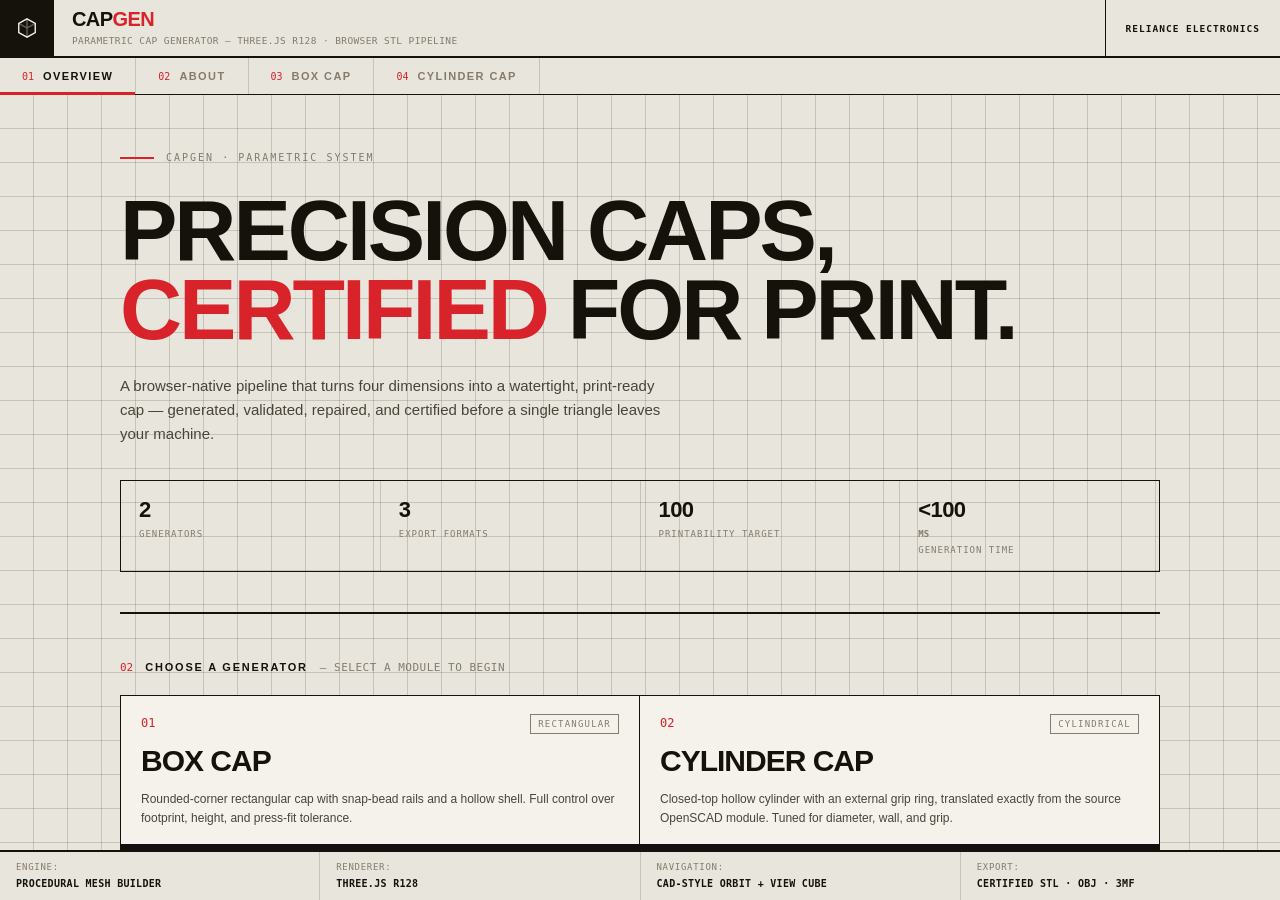
<file: index.html>
<!DOCTYPE html>
<html lang="en">
<head>
<meta charset="UTF-8" />
<meta name="viewport" content="width=device-width, initial-scale=1.0" />
<title>CapGen – Parametric STL Generator</title>
<meta name="description" content="Browser-based parametric cap generator with live 3D preview and STL export." />
<script src="./assets/vendor/three.r128.min.js"></script>
<style>
/* ============================================================
   CapGen — "Grid & Grotesk"  ·  Swiss precision design system
   Presentation layer only. Every JS-referenced id/class preserved.
   ============================================================ */
*,*::before,*::after{box-sizing:border-box;margin:0;padding:0;}
:root{
  --paper:#E8E5DC;      /* app canvas (bone) */
  --paper-2:#F4F2EB;    /* raised card */
  --paper-3:#DED9CD;    /* inset / hover */
  --ink:#15120C;        /* near-black */
  --ink-2:#4A4438;      /* secondary ink */
  --muted:#847B6C;      /* tertiary / labels */
  --line:#15120C;       /* strong 1px rule */
  --line-soft:rgba(21,18,12,.16);
  --red:#D8232A;        /* Swiss red */
  --red-2:#AE1720;      /* red hover/ink */
  --green:#1C7A44;
  --amber:#9A6B00;
  --graphite:#121110;   /* 3D viewport */
  --on-solid:#F4F2EB;   /* text on ink/red */
  --sidebar-w:344px;
  --sans:"Helvetica Neue",Helvetica,"Inter","Arial Nova",Arial,system-ui,sans-serif;
  --mono:"SF Mono","JetBrains Mono",ui-monospace,Menlo,Consolas,monospace;
}
html,body{height:100%;overflow:hidden;}
body{font-family:var(--sans);background:var(--paper);color:var(--ink);
  font-size:13px;line-height:1.4;display:flex;flex-direction:column;-webkit-font-smoothing:antialiased;
  text-rendering:optimizeLegibility;}
::selection{background:var(--red);color:var(--on-solid);}
*::-webkit-scrollbar{width:10px;height:10px;}
*::-webkit-scrollbar-thumb{background:var(--paper-3);border:3px solid var(--paper);}
*:hover::-webkit-scrollbar-thumb{background:var(--muted);}

/* ── header ── */
header{display:flex;align-items:stretch;gap:0;flex-shrink:0;background:var(--paper);
  border-bottom:2px solid var(--ink);}
.logo{display:grid;place-items:center;width:54px;flex-shrink:0;background:var(--ink);
  border-right:1px solid var(--ink);}
.logo svg{width:22px;height:22px;color:var(--on-solid);}
.header-text{display:flex;flex-direction:column;justify-content:center;padding:9px 18px;flex:1;}
.header-text h1{font-size:20px;font-weight:800;letter-spacing:-.6px;line-height:1;text-transform:uppercase;}
.header-text h1 span{color:var(--red);}
.header-text p{font-family:var(--mono);font-size:9.5px;color:var(--muted);margin-top:5px;
  letter-spacing:.4px;text-transform:uppercase;}
.badge{align-self:stretch;display:flex;align-items:center;padding:0 20px;margin-left:auto;
  border-left:1px solid var(--ink);background:var(--paper);color:var(--ink);
  font-family:var(--mono);font-size:9.5px;font-weight:600;letter-spacing:1px;text-transform:uppercase;
  max-width:220px;text-align:right;}

/* ── tabs (numbered nav) ── */
.tab-bar{display:flex;flex-shrink:0;background:var(--paper);border-bottom:1px solid var(--ink);counter-reset:tab;}
.tab-btn{position:relative;display:flex;align-items:center;gap:9px;padding:12px 22px;
  font-family:var(--sans);font-size:11px;font-weight:700;letter-spacing:1.4px;text-transform:uppercase;
  color:var(--muted);background:none;border:none;border-right:1px solid var(--line-soft);cursor:pointer;
  transition:color .16s,background .16s;}
.tab-btn::before{counter-increment:tab;content:counter(tab,decimal-leading-zero);
  font-family:var(--mono);font-size:10px;font-weight:400;color:var(--red);letter-spacing:0;}
.tab-btn svg{display:none;}
.tab-btn:hover{color:var(--ink);background:var(--paper-2);}
.tab-btn.active{color:var(--ink);}
.tab-btn.active::after{content:"";position:absolute;left:0;right:0;bottom:-1px;height:3px;background:var(--red);}

/* ── panels ── */
.tab-panel{display:none;flex:1;min-height:0;overflow:hidden;}
.tab-panel.active{display:flex;flex-direction:column;}
main{flex:1;display:flex;overflow:hidden;min-height:0;}

/* ── sidebar ── */
.sidebar{width:var(--sidebar-w);flex-shrink:0;background:var(--paper);border-right:1px solid var(--ink);
  display:flex;flex-direction:column;gap:26px;padding:22px 20px 30px;overflow-y:auto;counter-reset:sec;}
section{display:flex;flex-direction:column;gap:12px;}
.stitle{display:flex;align-items:baseline;gap:9px;font-size:10px;font-weight:700;letter-spacing:1.6px;
  text-transform:uppercase;color:var(--ink);padding-bottom:8px;border-bottom:1px solid var(--ink);}
.stitle::before{counter-increment:sec;content:counter(sec,decimal-leading-zero);
  font-family:var(--mono);font-size:10px;font-weight:400;color:var(--red);letter-spacing:0;}
.frow{display:flex;gap:14px;}
.field{display:flex;flex-direction:column;gap:6px;flex:1;min-width:0;}
label{font-size:9.5px;font-weight:700;color:var(--muted);display:flex;align-items:center;gap:6px;
  letter-spacing:1.1px;text-transform:uppercase;}
.lk{display:inline-grid;place-items:center;min-width:15px;height:15px;padding:0 3px;background:var(--ink);
  color:var(--on-solid);font-family:var(--mono);font-size:9px;font-weight:600;}
.iw{display:flex;align-items:stretch;background:var(--paper-2);border:1px solid var(--ink);
  transition:box-shadow .14s,border-color .14s;}
.iw:focus-within{border-color:var(--red);box-shadow:inset 0 0 0 1px var(--red);}
.iw input{flex:1;min-width:0;background:none;border:none;outline:none;color:var(--ink);
  font-family:var(--sans);font-size:16px;font-weight:600;padding:8px 10px;font-variant-numeric:tabular-nums;letter-spacing:-.2px;}
.iw input::placeholder{color:var(--muted);font-weight:500;}
.iu{display:flex;align-items:center;padding:0 10px;color:var(--muted);font-family:var(--mono);
  font-size:9.5px;text-transform:uppercase;letter-spacing:.5px;border-left:1px solid var(--line-soft);background:var(--paper-3);}

/* ── info / derived ── */
.infobox,.dbox{display:flex;flex-direction:column;}
.prow,.drow{display:flex;justify-content:space-between;align-items:baseline;gap:10px;padding:7px 0;border-bottom:1px solid var(--line-soft);}
.prow:last-child,.drow:last-child{border-bottom:none;}
.pk{color:var(--muted);font-size:10px;text-transform:uppercase;letter-spacing:.7px;}
.pv{color:var(--ink);font-size:12px;font-weight:600;font-variant-numeric:tabular-nums;}
.dk{color:var(--muted);font-family:var(--mono);font-size:10px;letter-spacing:.2px;}
.dv{color:var(--ink);font-size:15px;font-weight:700;font-variant-numeric:tabular-nums;letter-spacing:-.3px;min-width:34px;text-align:right;}

/* ── validation card ── */
.validation-card{border:1px solid var(--ink);background:var(--paper-2);padding:15px 15px 14px;
  display:flex;flex-direction:column;gap:11px;}
.validation-head{display:flex;justify-content:space-between;align-items:flex-start;gap:12px;
  padding-bottom:11px;border-bottom:1px solid var(--line-soft);}
.validation-label{font-size:9px;text-transform:uppercase;letter-spacing:1.3px;color:var(--muted);font-weight:700;}
.validation-state{font-size:13px;font-weight:700;margin-top:5px;letter-spacing:-.1px;}
.validation-state.pending{color:var(--muted);}
.validation-state.success{color:var(--green);}
.validation-state.error{color:var(--red);}
.validation-score{text-align:right;flex-shrink:0;}
.validation-score-value{display:block;font-size:34px;font-weight:800;line-height:.85;color:var(--ink);
  font-variant-numeric:tabular-nums;letter-spacing:-1.5px;}
.validation-score-copy{display:block;font-size:8px;color:var(--muted);text-transform:uppercase;letter-spacing:1px;margin-top:5px;}
.validation-summary{font-size:11px;color:var(--ink-2);line-height:1.55;}
.validation-meta{display:flex;align-items:center;justify-content:space-between;gap:10px;flex-wrap:wrap;}
.cert-badge{font-family:var(--mono);font-size:9px;padding:4px 8px;font-weight:600;letter-spacing:.8px;text-transform:uppercase;}
.cert-badge.pending{background:var(--paper-3);color:var(--muted);border:1px solid var(--muted);}
.cert-badge.success{background:var(--green);color:var(--on-solid);}
.cert-badge.error{background:var(--red);color:var(--on-solid);}

/* ── buttons ── */
.btn{position:relative;display:flex;align-items:center;justify-content:center;gap:9px;padding:12px 15px;overflow:hidden;
  font-family:var(--sans);font-size:11px;font-weight:700;letter-spacing:1.2px;text-transform:uppercase;cursor:pointer;
  color:var(--ink);background:var(--paper-2);border:1px solid var(--ink);transition:background .14s,color .14s,transform .1s;}
.btn svg{flex-shrink:0;width:13px;height:13px;}
.btn:hover:not(:disabled){background:var(--ink);color:var(--on-solid);}
.btn:active:not(:disabled){transform:translateY(1px);}
.btn:disabled{opacity:.4;cursor:not-allowed;}
#pBtn,#cyl-pBtn{background:var(--ink);color:var(--on-solid);}
#pBtn:hover:not(:disabled),#cyl-pBtn:hover:not(:disabled){background:var(--red);border-color:var(--red);}
.btn.gold{background:var(--red);color:var(--on-solid);border-color:var(--red);}
.btn.gold:hover:not(:disabled){background:var(--red-2);border-color:var(--red-2);color:var(--on-solid);}
.btn.certified{box-shadow:inset 0 3px 0 var(--green);}
.btn-progress{position:absolute;left:0;top:0;bottom:0;width:calc(var(--charge,0)*100%);background:rgba(21,18,12,.12);pointer-events:none;transition:width .04s linear;}
.btn.armed .btn-progress{background:rgba(21,18,12,.22);}
#pBtn .btn-progress,#cyl-pBtn .btn-progress,.btn.gold .btn-progress{background:rgba(244,242,235,.2);}
#pBtn.armed .btn-progress,#cyl-pBtn.armed .btn-progress,.btn.gold.armed .btn-progress{background:rgba(244,242,235,.32);}
.ghost-btn{background:none;border:none;color:var(--red);font-family:var(--sans);font-size:10px;font-weight:700;
  letter-spacing:.6px;text-transform:uppercase;cursor:pointer;padding:3px 0;text-decoration:underline;text-underline-offset:3px;text-decoration-thickness:1px;}
.ghost-btn:hover:not(:disabled){color:var(--ink);}
.ghost-btn:disabled{color:var(--muted);cursor:not-allowed;text-decoration:none;}
.export-stack{gap:9px!important;}
#status,#cyl-status{font-family:var(--mono);font-size:10px;min-height:15px;text-align:center;padding:2px 0;color:var(--ink-2);letter-spacing:.3px;}
#status.loading,#cyl-status.loading{color:var(--ink);}
#status.success,#cyl-status.success{color:var(--green);}
#status.error,#cyl-status.error{color:var(--red);}

/* ── viewport ── */
.rpane{flex:1;position:relative;display:flex;flex-direction:column;overflow:hidden;background:var(--graphite);}
.rtbar{display:flex;align-items:center;gap:11px;padding:9px 15px;background:var(--paper);border-bottom:1px solid var(--ink);
  font-family:var(--mono);font-size:10px;color:var(--ink-2);text-transform:uppercase;letter-spacing:.8px;flex-shrink:0;z-index:2;}
.dot{width:8px;height:8px;background:var(--muted);flex-shrink:0;transition:background .3s;}
.dot.on{background:var(--green);}
#tbdim,#cyl-tbdim{margin-left:auto;color:var(--muted);font-size:9.5px;letter-spacing:.4px;text-transform:none;}
canvas{flex:1;display:block;width:100%;background:var(--graphite);}

/* ── ViewCube overlay ── */
.viewport-tools{position:absolute;top:52px;right:16px;z-index:5;pointer-events:none;}
.vc-widget{position:relative;width:104px;height:104px;pointer-events:none;}
.vc-canvas{width:104px;height:104px;display:block;cursor:grab;pointer-events:auto;touch-action:none;}
.vc-home{position:absolute;top:1px;left:3px;width:18px;height:18px;padding:0;display:flex;align-items:center;justify-content:center;background:none;border:none;color:#8f8f8f;cursor:pointer;pointer-events:auto;transition:color .12s;}
.vc-home:hover{color:#3f74d6;}
.vc-menu{position:absolute;bottom:3px;right:3px;width:16px;height:16px;padding:0;display:flex;align-items:center;justify-content:center;background:none;border:none;color:#8f8f8f;cursor:pointer;pointer-events:auto;transition:color .12s;}
.vc-menu:hover{color:#3f74d6;}

/* ── hint + footer ── */
.hint{display:flex;gap:12px;flex-wrap:wrap;align-items:center;padding:8px 15px;background:var(--paper);
  border-top:1px solid var(--ink);font-family:var(--mono);font-size:9.5px;color:var(--muted);flex-shrink:0;letter-spacing:.3px;}
.hint span:first-child{color:var(--red);font-weight:700;text-transform:uppercase;letter-spacing:1px;}
footer{display:flex;gap:0;flex-wrap:wrap;background:var(--paper);border-top:2px solid var(--ink);flex-shrink:0;}
footer div{flex:1;min-width:140px;padding:9px 16px;border-right:1px solid var(--line-soft);
  font-family:var(--mono);font-size:9px;color:var(--muted);text-transform:uppercase;letter-spacing:.7px;}
footer div:last-child{border-right:none;}
footer span{display:block;margin-top:3px;color:var(--ink);font-weight:600;font-size:10px;letter-spacing:.3px;}

/* ── report dialog ── */
.report-dialog{background:var(--paper-2);border:2px solid var(--ink);color:var(--ink);padding:0;max-width:580px;width:92vw;box-shadow:12px 12px 0 rgba(21,18,12,.14);}
.report-dialog::backdrop{background:rgba(21,18,12,.5);}
.report-shell{padding:22px 24px;display:flex;flex-direction:column;gap:16px;}
.report-head{display:flex;justify-content:space-between;align-items:flex-start;gap:14px;padding-bottom:14px;border-bottom:1px solid var(--ink);}
.report-kicker{font-family:var(--mono);font-size:9px;text-transform:uppercase;letter-spacing:1.4px;color:var(--red);font-weight:600;}
.report-head h2{font-size:19px;margin-top:6px;font-weight:800;letter-spacing:-.5px;text-transform:uppercase;line-height:1.05;}
.report-summary{font-size:12px;color:var(--ink-2);line-height:1.6;}
.report-list{display:flex;flex-direction:column;max-height:250px;overflow-y:auto;border:1px solid var(--line-soft);}
.report-item{display:flex;gap:10px;align-items:flex-start;font-size:11.5px;color:var(--ink-2);padding:9px 12px;border-bottom:1px solid var(--line-soft);}
.report-item:last-child{border-bottom:none;}
.report-item-mark{flex-shrink:0;font-family:var(--mono);font-weight:600;color:var(--red);font-size:11px;}
.report-grid{display:grid;grid-template-columns:1fr 1fr;gap:1px;background:var(--line-soft);border:1px solid var(--line-soft);}
.report-stat{background:var(--paper-2);padding:11px 13px;}
.report-stat-label{font-size:9px;text-transform:uppercase;letter-spacing:1px;color:var(--muted);font-weight:600;}
.report-stat-value{font-size:20px;font-weight:800;color:var(--ink);margin-top:4px;font-variant-numeric:tabular-nums;letter-spacing:-.6px;}

/* ── intro / landing ── */
.intro{flex:1;overflow-y:auto;background:var(--paper);
  background-image:linear-gradient(var(--line-soft) 1px,transparent 1px),linear-gradient(90deg,var(--line-soft) 1px,transparent 1px);
  background-size:34px 34px;background-position:-1px -1px;}
.intro-inner{max-width:1120px;margin:0 auto;padding:0 40px 60px;}
.intro-hero{padding:56px 0 40px;border-bottom:2px solid var(--ink);}
.intro-eyebrow{display:flex;align-items:center;gap:12px;font-family:var(--mono);font-size:10px;letter-spacing:2px;
  text-transform:uppercase;color:var(--muted);margin-bottom:26px;}
.intro-eyebrow::before{content:"";width:34px;height:2px;background:var(--red);}
.intro-hero h2{font-size:clamp(40px,7vw,86px);font-weight:800;line-height:.92;letter-spacing:-3px;text-transform:uppercase;}
.intro-hero h2 em{font-style:normal;color:var(--red);}
.intro-lead{max-width:560px;margin-top:24px;font-size:15px;line-height:1.6;color:var(--ink-2);}
.intro-metrics{display:flex;flex-wrap:wrap;gap:0;margin-top:34px;border:1px solid var(--ink);}
.intro-metric{flex:1;min-width:150px;padding:14px 18px;border-right:1px solid var(--line-soft);}
.intro-metric:last-child{border-right:none;}
.intro-metric b{display:block;font-size:22px;font-weight:800;letter-spacing:-.6px;font-variant-numeric:tabular-nums;}
.intro-metric span{display:block;margin-top:3px;font-family:var(--mono);font-size:9px;text-transform:uppercase;letter-spacing:1px;color:var(--muted);}

.intro-sectionhead{display:flex;align-items:baseline;gap:12px;margin:46px 0 20px;
  font-size:11px;font-weight:700;letter-spacing:1.8px;text-transform:uppercase;}
.intro-sectionhead::before{content:"02";font-family:var(--mono);font-weight:400;color:var(--red);letter-spacing:0;}
.intro-sectionhead span{color:var(--muted);font-weight:400;font-family:var(--mono);letter-spacing:.5px;}

.intro-cards{display:grid;grid-template-columns:repeat(auto-fit,minmax(300px,1fr));gap:0;border:1px solid var(--ink);}
.intro-card{display:flex;flex-direction:column;background:var(--paper-2);border-right:1px solid var(--ink);cursor:pointer;
  transition:background .16s;}
.intro-card:last-child{border-right:none;}
.intro-card:hover{background:var(--paper);}
.intro-card-top{display:flex;align-items:baseline;justify-content:space-between;gap:10px;padding:18px 20px 0;}
.intro-card-no{font-family:var(--mono);font-size:12px;color:var(--red);}
.intro-card-tag{font-family:var(--mono);font-size:9px;letter-spacing:1.2px;text-transform:uppercase;color:var(--muted);
  border:1px solid var(--muted);padding:3px 7px;}
.intro-card h3{padding:6px 20px 0;font-size:30px;font-weight:800;letter-spacing:-1px;text-transform:uppercase;}
.intro-card-desc{padding:8px 20px 0;font-size:12px;line-height:1.55;color:var(--ink-2);}
.intro-schematic{margin:16px 0 4px;padding:14px 20px;border-top:1px solid var(--line-soft);border-bottom:1px solid var(--line-soft);
  display:flex;align-items:center;justify-content:center;background:var(--graphite);min-height:150px;}
.intro-schematic svg{width:100%;max-width:210px;height:auto;}
.intro-params{display:grid;grid-template-columns:1fr 1fr;gap:1px;background:var(--line-soft);margin:0;}
.intro-param{background:var(--paper-2);padding:9px 20px;display:flex;justify-content:space-between;align-items:baseline;gap:8px;}
.intro-param b{font-family:var(--mono);font-size:9px;color:var(--red);letter-spacing:.5px;}
.intro-param span{font-size:10px;text-transform:uppercase;letter-spacing:.6px;color:var(--muted);}
.intro-open{margin-top:auto;display:flex;align-items:center;justify-content:space-between;gap:10px;padding:15px 20px;
  background:var(--ink);color:var(--on-solid);font-size:11px;font-weight:700;letter-spacing:1.4px;text-transform:uppercase;transition:background .16s;}
.intro-card:hover .intro-open{background:var(--red);}
.intro-open .ar{font-size:16px;line-height:1;}

.intro-features{display:grid;grid-template-columns:repeat(auto-fit,minmax(210px,1fr));gap:0;border:1px solid var(--ink);border-top:none;}
.intro-feature{padding:16px 20px;border-right:1px solid var(--line-soft);}
.intro-feature:last-child{border-right:none;}
.intro-feature b{display:flex;align-items:baseline;gap:8px;font-size:12px;font-weight:700;letter-spacing:.6px;text-transform:uppercase;}
.intro-feature b::before{content:attr(data-no);font-family:var(--mono);font-weight:400;color:var(--red);font-size:10px;}
.intro-feature p{margin-top:7px;font-size:11px;line-height:1.55;color:var(--ink-2);}
.intro-colophon{display:flex;flex-wrap:wrap;gap:16px;justify-content:space-between;margin-top:34px;padding-top:16px;
  border-top:1px solid var(--ink);font-family:var(--mono);font-size:9px;letter-spacing:.6px;text-transform:uppercase;color:var(--muted);}

/* ── about / application notes ── */
.about-hero{padding:52px 0 34px;border-bottom:2px solid var(--ink);}
.about-hero h2{font-size:clamp(34px,6vw,66px);font-weight:800;line-height:.94;letter-spacing:-2px;text-transform:uppercase;}
.about-hero h2 em{font-style:normal;color:var(--red);}
.about-grid{display:grid;grid-template-columns:repeat(auto-fit,minmax(300px,1fr));border:1px solid var(--ink);border-top:none;background:var(--paper-2);}
.about-block{padding:22px 22px 26px;border-right:1px solid rgba(21,18,12,.3);}
.about-block:last-child{border-right:none;}
.about-no{font-family:var(--mono);font-size:10px;color:var(--red);letter-spacing:.5px;text-transform:uppercase;}
.about-block h3{font-size:20px;font-weight:800;letter-spacing:-.6px;text-transform:uppercase;margin:8px 0 11px;}
.about-block p{font-size:12.5px;line-height:1.7;color:var(--ink-2);}
.about-head{display:flex;align-items:baseline;gap:12px;margin:46px 0 0;padding-bottom:13px;border-bottom:2px solid var(--ink);
  font-size:13px;font-weight:700;letter-spacing:1.4px;text-transform:uppercase;}
.about-head b{font-family:var(--mono);font-weight:400;color:var(--red);font-size:12px;}
.about-head span{color:var(--muted);font-weight:400;letter-spacing:.4px;}
.about-cases{display:grid;grid-template-columns:repeat(auto-fit,minmax(230px,1fr));border-left:1px solid var(--ink);border-top:none;}
.about-case{padding:16px 18px 18px;border-right:1px solid var(--ink);border-bottom:1px solid var(--ink);background:var(--paper-2);}
.about-case h4{font-size:12px;font-weight:800;text-transform:uppercase;letter-spacing:.5px;display:flex;gap:8px;align-items:baseline;}
.about-case h4::before{content:attr(data-k);font-family:var(--mono);font-weight:400;color:var(--red);font-size:10px;}
.about-case p{margin-top:7px;font-size:11.5px;line-height:1.6;color:var(--ink-2);}
.about-cost{border:1px solid var(--ink);border-top:none;background:var(--paper-2);}
.about-cost-row{display:flex;gap:18px;align-items:baseline;padding:14px 20px;border-bottom:1px solid rgba(21,18,12,.34);}
.about-cost-row:last-child{border-bottom:none;}
.about-cost-row b{flex-shrink:0;width:150px;font-size:12px;font-weight:800;text-transform:uppercase;letter-spacing:.5px;color:var(--ink);border-left:2px solid var(--red);padding-left:12px;}
.about-cost-row span{font-size:12px;line-height:1.6;color:var(--ink-2);}
.about-cta{display:flex;flex-wrap:wrap;gap:14px;margin-top:30px;}
.about-cta button{flex:1;min-width:220px;display:flex;align-items:center;justify-content:space-between;gap:12px;
  padding:16px 20px;background:var(--ink);color:var(--on-solid);border:1px solid var(--ink);cursor:pointer;
  font-family:var(--sans);font-size:12px;font-weight:700;letter-spacing:1.2px;text-transform:uppercase;transition:background .16s;}
.about-cta button:hover{background:var(--red);border-color:var(--red);}
.about-cta button .ar{font-size:17px;line-height:1;}

</style>
</head>
<body>

<header>
  <div class="logo" aria-hidden="true">
    <svg viewBox="0 0 24 24" fill="none" stroke="currentColor" stroke-width="1.5">
      <path d="M12 2l9 5v10l-9 5-9-5V7l9-5z"/>
      <path d="M12 2v20M3 7l9 5 9-5" opacity=".35"/>
    </svg>
  </div>
  <div class="header-text">
    <h1>Cap<span>Gen</span></h1>
    <p>Parametric Cap Generator — Three.js r128 · Browser STL Pipeline</p>
  </div>
  <div class="badge">Reliance Electronics</div>
</header>

<div class="tab-bar">
  <button class="tab-btn active" id="tab-intro" type="button" onclick="switchTab('intro')">Overview</button>
  <button class="tab-btn" id="tab-about" type="button" onclick="switchTab('about')">About</button>
  <button class="tab-btn" id="tab-box" type="button" onclick="switchTab('box')">Box Cap</button>
  <button class="tab-btn" id="tab-cyl" type="button" onclick="switchTab('cyl')">Cylinder Cap</button>
</div>

<!-- ═══════════════ OVERVIEW / LANDING ═══════════════ -->
<div class="tab-panel active" id="panel-intro">
  <div class="intro">
    <div class="intro-inner">
      <div class="intro-hero">
        <div class="intro-eyebrow">CapGen · Parametric System</div>
        <h2>Precision caps,<br><em>certified</em> for print.</h2>
        <p class="intro-lead">A browser-native pipeline that turns four dimensions into a watertight, print-ready cap — generated, validated, repaired, and certified before a single triangle leaves your machine.</p>
        <div class="intro-metrics">
          <div class="intro-metric"><b>2</b><span>Generators</span></div>
          <div class="intro-metric"><b>3</b><span>Export formats</span></div>
          <div class="intro-metric"><b>100</b><span>Printability target</span></div>
          <div class="intro-metric"><b>&lt;100<span style="letter-spacing:0"> ms</span></b><span>Generation time</span></div>
        </div>
      </div>

      <div class="intro-sectionhead">Choose a generator <span>— select a module to begin</span></div>
      <div class="intro-cards">
        <div class="intro-card" role="button" tabindex="0" onclick="switchTab('box')" onkeydown="if(event.key==='Enter'||event.key===' '){event.preventDefault();switchTab('box')}">
          <div class="intro-card-top"><span class="intro-card-no">01</span><span class="intro-card-tag">Rectangular</span></div>
          <h3>Box Cap</h3>
          <p class="intro-card-desc">Rounded-corner rectangular cap with snap-bead rails and a hollow shell. Full control over footprint, height, and press-fit tolerance.</p>
          <div class="intro-schematic" aria-hidden="true">
            <svg viewBox="0 0 220 150" fill="none" stroke="#E8E5DC" stroke-width="1.4">
              <path d="M40 52 L110 26 L196 58 L126 86 Z" stroke="#D8232A"/>
              <path d="M40 52 L40 110 L126 142 L126 86" />
              <path d="M126 86 L196 58 L196 116 L126 142" />
              <path d="M40 110 L110 82 L196 116 M110 82 L110 26" stroke-dasharray="3 4" opacity=".55"/>
              <path d="M24 52 L24 110" stroke="#D8232A" stroke-width="1"/><path d="M20 52 L28 52 M20 110 L28 110" stroke="#D8232A" stroke-width="1"/>
            </svg>
          </div>
          <div class="intro-params">
            <div class="intro-param"><b>W</b><span>Width</span></div>
            <div class="intro-param"><b>L</b><span>Length</span></div>
            <div class="intro-param"><b>H</b><span>Height</span></div>
            <div class="intro-param"><b>T</b><span>Tolerance</span></div>
          </div>
          <div class="intro-open">Open generator <span class="ar">→</span></div>
        </div>

        <div class="intro-card" role="button" tabindex="0" onclick="switchTab('cyl')" onkeydown="if(event.key==='Enter'||event.key===' '){event.preventDefault();switchTab('cyl')}">
          <div class="intro-card-top"><span class="intro-card-no">02</span><span class="intro-card-tag">Cylindrical</span></div>
          <h3>Cylinder Cap</h3>
          <p class="intro-card-desc">Closed-top hollow cylinder with an external grip ring, translated exactly from the source OpenSCAD module. Tuned for diameter, wall, and grip.</p>
          <div class="intro-schematic" aria-hidden="true">
            <svg viewBox="0 0 220 150" fill="none" stroke="#E8E5DC" stroke-width="1.4">
              <ellipse cx="110" cy="34" rx="52" ry="17" stroke="#D8232A"/>
              <path d="M58 34 L58 112 M162 34 L162 112"/>
              <path d="M58 112 A52 17 0 0 0 162 112"/>
              <path d="M58 112 A52 17 0 0 1 162 112" stroke-dasharray="3 4" opacity=".55"/>
              <ellipse cx="110" cy="80" rx="52" ry="17" stroke-dasharray="3 4" opacity=".45"/>
              <path d="M180 34 L180 112" stroke="#D8232A" stroke-width="1"/><path d="M176 34 L184 34 M176 112 L184 112" stroke="#D8232A" stroke-width="1"/>
            </svg>
          </div>
          <div class="intro-params">
            <div class="intro-param"><b>D</b><span>Diameter</span></div>
            <div class="intro-param"><b>H</b><span>Height</span></div>
            <div class="intro-param"><b>W</b><span>Wall</span></div>
            <div class="intro-param"><b>T</b><span>Tolerance</span></div>
          </div>
          <div class="intro-open">Open generator <span class="ar">→</span></div>
        </div>
      </div>

      <div class="intro-features">
        <div class="intro-feature"><b data-no="A">Parametric</b><p>Every cap is rebuilt procedurally from your dimensions — no manual meshing, no imported STLs.</p></div>
        <div class="intro-feature"><b data-no="B">Certified</b><p>Weld, repair, and watertight checks run on-device and score printability before export unlocks.</p></div>
        <div class="intro-feature"><b data-no="C">Navigable</b><p>A Fusion-style ViewCube plus free-orbit, pan, and zoom-to-cursor drive the live preview.</p></div>
        <div class="intro-feature"><b data-no="D">Portable</b><p>Download certified geometry as STL, OBJ, or 3MF — a single static page, no backend.</p></div>
      </div>

      <div class="intro-colophon"><span>CapGen — Reliance Electronics</span><span>Static deploy · Three.js r128</span></div>
    </div>
  </div>
</div>

<!-- ═══════════════ ABOUT / APPLICATION NOTES ═══════════════ -->
<div class="tab-panel" id="panel-about">
  <div class="intro">
    <div class="intro-inner about">
      <div class="about-hero">
        <div class="intro-eyebrow">About · Application Notes</div>
        <h2>From four numbers<br>to a <em>finished</em> cap.</h2>
        <p class="intro-lead">CapGen is a parametric generator for the small protective and connector caps that electronics assembly lines consume by the thousand — produced on demand, in-house, without a single mould.</p>
      </div>

      <div class="about-grid">
        <section class="about-block">
          <p class="about-no">01 — Background</p>
          <h3>The idea</h3>
          <p>CapGen started as an internal tool at Reliance Electronics. Engineers kept needing one-off protective caps — for a connector, an exposed pin header, a trimmer, a port — and kept waiting days on the machine shop or on injection-moulded parts. The shortcut was to describe a cap by its dimensions instead of drawing it, and let the geometry build itself. Two families cover almost every case: a rounded rectangular box cap, and a closed-top cylinder cap with an external grip ring.</p>
        </section>
        <section class="about-block">
          <p class="about-no">02 — Pipeline</p>
          <h3>How it works</h3>
          <p>You enter the outside dimensions and a press-fit tolerance. CapGen builds the mesh procedurally in the browser, then runs a repair-and-validation pass — welding vertices, normalising winding, closing boundary loops — and scores the result for printability. Only a watertight, certified mesh unlocks export. The cylinder cap is a direct translation of a proven OpenSCAD module, so the printed part matches the reference exactly. Everything runs client-side on Three.js — no server, nothing to install.</p>
        </section>
      </div>

      <div class="about-head"><b>03</b> Where it fits <span>— PCB &amp; electronics manufacturing</span></div>
      <div class="about-cases">
        <div class="about-case"><h4 data-k="A">Connector &amp; port caps</h4><p>Seal USB, RJ45, headers, and edge connectors against dust and ESD through storage, transit, and the line.</p></div>
        <div class="about-case"><h4 data-k="B">Component protectors</h4><p>Shield potentiometers, crystals, relays, and tall parts from knocks during handling, test, and rework.</p></div>
        <div class="about-case"><h4 data-k="C">Masking for finishing</h4><p>Plug ports and cover connectors through wave soldering, conformal coating, and aqueous cleaning.</p></div>
        <div class="about-case"><h4 data-k="D">Standoffs &amp; jigs</h4><p>Quick spacers, alignment fixtures, and locators sized to a specific board revision.</p></div>
        <div class="about-case"><h4 data-k="E">Shipping &amp; field caps</h4><p>Protective end-caps for cabled assemblies, enclosures, and serviceable ports in the field.</p></div>
        <div class="about-case"><h4 data-k="F">Prototyping</h4><p>A matching cap the same day a new connector lands on the board — no tooling wait.</p></div>
      </div>

      <div class="about-head"><b>04</b> Why it's cost-effective <span>— on-demand vs. tooling</span></div>
      <div class="about-cost">
        <div class="about-cost-row"><b>No tooling</b><span>Injection moulds run into the thousands and take weeks to cut. A printed cap needs none — the geometry is the tool.</span></div>
        <div class="about-cost-row"><b>No minimum order</b><span>Make one, or a hundred, exactly when you need them. Inventory becomes a file, not a shelf.</span></div>
        <div class="about-cost-row"><b>Parametric</b><span>Any size in seconds, so a board revision or a new connector never orphans a batch of caps.</span></div>
        <div class="about-cost-row"><b>Certified first print</b><span>The watertight check catches un-printable geometry before it wastes filament and machine time.</span></div>
        <div class="about-cost-row"><b>In-house &amp; offline</b><span>A single static page. Parts — and the designs behind them — never leave the building.</span></div>
      </div>

      <div class="about-cta">
        <button type="button" onclick="switchTab('box')">Open Box generator <span class="ar">→</span></button>
        <button type="button" onclick="switchTab('cyl')">Open Cylinder generator <span class="ar">→</span></button>
      </div>

      <div class="intro-colophon"><span>CapGen — Reliance Electronics</span><span>Application notes · Rev. A</span></div>
    </div>
  </div>
</div>

<!-- ═══════════════ BOX CAP TAB ═══════════════ -->
<div class="tab-panel" id="panel-box">
<main>
  <aside class="sidebar">
    <section>
      <p class="stitle">Dimensions</p>
      <div class="frow">
        <div class="field">
          <label for="iW"><span class="lk">W</span>&nbsp;Width</label>
          <div class="iw"><input type="number" id="iW" value="30" min="5" max="500" step="0.5"/><span class="iu">mm</span></div>
        </div>
        <div class="field">
          <label for="iL"><span class="lk">L</span>&nbsp;Length</label>
          <div class="iw"><input type="number" id="iL" value="30" min="5" max="500" step="0.5"/><span class="iu">mm</span></div>
        </div>
      </div>
      <div class="frow">
        <div class="field">
          <label for="iH"><span class="lk">H</span>&nbsp;Height</label>
          <div class="iw"><input type="number" id="iH" value="30" min="3" max="500" step="0.5"/><span class="iu">mm</span></div>
        </div>
        <div class="field">
          <label for="iT"><span class="lk">T</span>&nbsp;Tolerance</label>
          <div class="iw"><input type="number" id="iT" value="0.3" min="0" max="2" step="0.05"/><span class="iu">mm</span></div>
        </div>
      </div>
    </section>
    <section>
      <p class="stitle">Fixed constants</p>
      <div class="infobox">
        <div class="prow"><span class="pk">Wall Thickness</span><span class="pv">1.0 mm</span></div>
        <div class="prow"><span class="pk">Bottom Thickness</span><span class="pv">2.0 mm</span></div>
        <div class="prow"><span class="pk">Sphere Diameter</span><span class="pv">2.032 mm</span></div>
        <div class="prow"><span class="pk">Snap Radius</span><span class="pv">1.016 mm</span></div>
        <div class="prow"><span class="pk">Curve Segments</span><span class="pv">22</span></div>
      </div>
    </section>
    <section>
      <p class="stitle">Derived values</p>
      <div class="dbox">
        <div class="drow"><span class="dk">Inner Width = W + T</span><span class="dv" id="d_iw">-</span></div>
        <div class="drow"><span class="dk">Inner Length = L + T</span><span class="dv" id="d_il">-</span></div>
        <div class="drow"><span class="dk">Outer Width</span><span class="dv" id="d_ow">-</span></div>
        <div class="drow"><span class="dk">Outer Length</span><span class="dv" id="d_ol">-</span></div>
        <div class="drow"><span class="dk">Outer Height</span><span class="dv" id="d_oh">-</span></div>
        <div class="drow"><span class="dk">Snap Center Z</span><span class="dv" id="d_zc">-</span></div>
        <div class="drow"><span class="dk">Rail Length</span><span class="dv" id="d_cl">-</span></div>
      </div>
    </section>
    <section class="export-stack">
      <p class="stitle">Export</p>
      <div class="field">
        <label for="iFilename"><span class="lk">↓</span>&nbsp;File name</label>
        <div class="iw"><input type="text" id="iFilename" value="Box_Cap" placeholder="Box_Cap"/><span class="iu">base</span></div>
      </div>
      <div class="validation-card" id="validationCard">
        <div class="validation-head">
          <div>
            <p class="validation-label">Validation Status</p>
            <p class="validation-state pending" id="validationState">Awaiting preview build</p>
          </div>
          <div class="validation-score">
            <span class="validation-score-value" id="validationScore">--</span>
            <span class="validation-score-copy">Printability Score</span>
          </div>
        </div>
        <p class="validation-summary" id="validationSummary">Load a preview to validate, repair, and certify the generated mesh before export.</p>
        <div class="validation-meta">
          <span class="cert-badge pending" id="certBadge">Certification Pending</span>
          <button class="ghost-btn" id="reportBtn" type="button" disabled>View Validation Details</button>
        </div>
      </div>
      <button class="btn" id="pBtn" type="button">
        <span class="btn-progress" aria-hidden="true"></span>
        <svg id="pIcon" width="14" height="14" fill="none" stroke="currentColor" stroke-width="2" viewBox="0 0 24 24"><path d="M1 12s4-8 11-8 11 8 11 8-4 8-11 8-11-8-11-8z"/><circle cx="12" cy="12" r="3"/></svg>
        <span id="pLbl">Load Preview</span>
      </button>
      <button class="btn gold" id="dBtn" type="button">
        <span class="btn-progress" aria-hidden="true"></span>
        <svg id="dIcon" width="14" height="14" fill="none" stroke="currentColor" stroke-width="2" viewBox="0 0 24 24"><path d="M21 15v4a2 2 0 01-2 2H5a2 2 0 01-2-2v-4"/><polyline points="7 10 12 15 17 10"/><line x1="12" y1="15" x2="12" y2="3"/></svg>
        <span id="dLbl">Download Certified STL</span>
      </button>
      <button class="btn" id="objBtn" type="button" disabled>
        <span class="btn-progress" aria-hidden="true"></span>
        <svg width="14" height="14" fill="none" stroke="currentColor" stroke-width="2" viewBox="0 0 24 24"><path d="M4 4h16v16H4z" opacity=".28"/><path d="M9 9h6v6H9z"/><path d="M9 1v4M15 1v4M9 19v4M15 19v4M1 9h4M1 15h4M19 9h4M19 15h4"/></svg>
        <span>Download OBJ</span>
      </button>
      <button class="btn" id="m3mfBtn" type="button" disabled>
        <span class="btn-progress" aria-hidden="true"></span>
        <svg width="14" height="14" fill="none" stroke="currentColor" stroke-width="2" viewBox="0 0 24 24"><path d="M3 7l9-4 9 4-9 4-9-4z"/><path d="M3 7v10l9 4 9-4V7"/><path d="M12 11v10"/></svg>
        <span>Download 3MF</span>
      </button>
      <div id="status" aria-live="polite"></div>
    </section>
  </aside>
  <section class="rpane">
    <div class="rtbar">
      <div class="dot" id="dot"></div>
      <span id="tbmsg">Waiting for Preview</span>
      <span id="tbdim"></span>
    </div>
    <div class="viewport-tools">
      <div id="viewCubeMount"></div>
    </div>
    <canvas id="cv"></canvas>
    <div class="hint">
      <span>Fusion-Style Navigation:</span>
      <span>Shift + MMB: Orbit · MMB: Pan · Wheel: Zoom to Cursor · RMB or LMB: Orbit · F: Fit View</span>
    </div>
  </section>
</main>
<dialog class="report-dialog" id="reportDialog">
  <div class="report-shell">
    <div class="report-head">
      <div><p class="report-kicker">Validation Report</p><h2 id="reportTitle">No validated model yet</h2></div>
      <button class="ghost-btn" id="reportClose" type="button">Close</button>
    </div>
    <p class="report-summary" id="reportSummary">Build a preview to generate a printability report.</p>
    <div class="report-list" id="reportList"></div>
    <div class="report-grid" id="reportStats"></div>
  </div>
</dialog>
</div>

<!-- ═══════════════ CYLINDER CAP TAB ═══════════════ -->
<div class="tab-panel" id="panel-cyl">
<main>
  <aside class="sidebar">
    <section>
      <p class="stitle">Dimensions</p>
      <div class="frow">
        <div class="field">
          <label for="cyl-iD"><span class="lk">D</span>&nbsp;Diameter</label>
          <div class="iw"><input type="number" id="cyl-iD" value="9.85" min="3" max="300" step="0.05"/><span class="iu">mm</span></div>
        </div>
        <div class="field">
          <label for="cyl-iH"><span class="lk">H</span>&nbsp;Height</label>
          <div class="iw"><input type="number" id="cyl-iH" value="7.2" min="2" max="300" step="0.1"/><span class="iu">mm</span></div>
        </div>
      </div>
      <div class="frow">
        <div class="field">
          <label for="cyl-iW"><span class="lk">W</span>&nbsp;Wall</label>
          <div class="iw"><input type="number" id="cyl-iW" value="1.0" min="0.4" max="10" step="0.1"/><span class="iu">mm</span></div>
        </div>
        <div class="field">
          <label for="cyl-iT"><span class="lk">T</span>&nbsp;Tolerance</label>
          <div class="iw"><input type="number" id="cyl-iT" value="0.2" min="0" max="2" step="0.05"/><span class="iu">mm</span></div>
        </div>
      </div>
    </section>
    <section>
      <p class="stitle">Fixed constants</p>
      <div class="infobox">
        <div class="prow"><span class="pk">Top Thickness</span><span class="pv">2.0 mm</span></div>
        <div class="prow"><span class="pk">Grip Ring</span><span class="pv">Torus r = Wall / 2</span></div>
        <div class="prow"><span class="pk">Radial Segments</span><span class="pv">100 ($fn)</span></div>
        <div class="prow"><span class="pk">Torus Segments</span><span class="pv">40</span></div>
      </div>
    </section>
    <section>
      <p class="stitle">Derived values</p>
      <div class="dbox">
        <div class="drow"><span class="dk">Inner Dia = D + T</span><span class="dv" id="cyl-d_id">–</span></div>
        <div class="drow"><span class="dk">Outer Dia</span><span class="dv" id="cyl-d_od">–</span></div>
        <div class="drow"><span class="dk">Total Height</span><span class="dv" id="cyl-d_th">–</span></div>
        <div class="drow"><span class="dk">Grip Ring Z</span><span class="dv" id="cyl-d_gz">–</span></div>
        <div class="drow"><span class="dk">Grip Ring r</span><span class="dv" id="cyl-d_gr">–</span></div>
      </div>
    </section>
    <section class="export-stack">
      <p class="stitle">Export</p>
      <div class="field">
        <label for="cyl-iFilename"><span class="lk">↓</span>&nbsp;File name</label>
        <div class="iw"><input type="text" id="cyl-iFilename" value="Cyl_Cap" placeholder="Cyl_Cap"/><span class="iu">base</span></div>
      </div>
      <div class="validation-card">
        <div class="validation-head">
          <div>
            <p class="validation-label">Validation Status</p>
            <p class="validation-state pending" id="cyl-validationState">Awaiting preview build</p>
          </div>
          <div class="validation-score">
            <span class="validation-score-value" id="cyl-validationScore">--</span>
            <span class="validation-score-copy">Printability Score</span>
          </div>
        </div>
        <p class="validation-summary" id="cyl-validationSummary">Load a preview to validate and certify the mesh before export.</p>
        <div class="validation-meta">
          <span class="cert-badge pending" id="cyl-certBadge">Certification Pending</span>
          <button class="ghost-btn" id="cyl-reportBtn" type="button" disabled>View Validation Details</button>
        </div>
      </div>
      <button class="btn" id="cyl-pBtn" type="button">
        <span class="btn-progress" aria-hidden="true"></span>
        <svg width="14" height="14" fill="none" stroke="currentColor" stroke-width="2" viewBox="0 0 24 24"><path d="M1 12s4-8 11-8 11 8 11 8-4 8-11 8-11-8-11-8z"/><circle cx="12" cy="12" r="3"/></svg>
        <span id="cyl-pLbl">Load Preview</span>
      </button>
      <button class="btn gold" id="cyl-dBtn" type="button" disabled>
        <span class="btn-progress" aria-hidden="true"></span>
        <svg width="14" height="14" fill="none" stroke="currentColor" stroke-width="2" viewBox="0 0 24 24"><path d="M21 15v4a2 2 0 01-2 2H5a2 2 0 01-2-2v-4"/><polyline points="7 10 12 15 17 10"/><line x1="12" y1="15" x2="12" y2="3"/></svg>
        <span>Download Certified STL</span>
      </button>
      <button class="btn" id="cyl-objBtn" type="button" disabled>
        <span class="btn-progress" aria-hidden="true"></span>
        <svg width="14" height="14" fill="none" stroke="currentColor" stroke-width="2" viewBox="0 0 24 24"><path d="M4 4h16v16H4z" opacity=".28"/><path d="M9 9h6v6H9z"/><path d="M9 1v4M15 1v4M9 19v4M15 19v4M1 9h4M1 15h4M19 9h4M19 15h4"/></svg>
        <span>Download OBJ</span>
      </button>
      <button class="btn" id="cyl-m3mfBtn" type="button" disabled>
        <span class="btn-progress" aria-hidden="true"></span>
        <svg width="14" height="14" fill="none" stroke="currentColor" stroke-width="2" viewBox="0 0 24 24"><path d="M3 7l9-4 9 4-9 4-9-4z"/><path d="M3 7v10l9 4 9-4V7"/><path d="M12 11v10"/></svg>
        <span>Download 3MF</span>
      </button>
      <div id="cyl-status" aria-live="polite"></div>
    </section>
  </aside>
  <section class="rpane" id="cyl-rpane">
    <div class="rtbar">
      <div class="dot" id="cyl-dot"></div>
      <span id="cyl-tbmsg">Waiting for Preview</span>
      <span id="cyl-tbdim"></span>
    </div>
    <div class="viewport-tools">
      <div id="cyl-viewCubeMount"></div>
    </div>
    <canvas id="cyl-cv"></canvas>
    <div class="hint">
      <span>Fusion-Style Navigation:</span>
      <span>Shift + MMB: Orbit · MMB: Pan · Wheel: Zoom to Cursor · RMB or LMB: Orbit · F: Fit View</span>
    </div>
  </section>
</main>
<dialog class="report-dialog" id="cyl-reportDialog">
  <div class="report-shell">
    <div class="report-head">
      <div><p class="report-kicker">Validation Report</p><h2 id="cyl-reportTitle">No validated model yet</h2></div>
      <button class="ghost-btn" id="cyl-reportClose" type="button">Close</button>
    </div>
    <p class="report-summary" id="cyl-reportSummary">Build a preview to generate a printability report.</p>
    <div class="report-list" id="cyl-reportList"></div>
    <div class="report-grid" id="cyl-reportStats"></div>
  </div>
</dialog>
</div>

<footer>
  <div>Engine: <span>Procedural Mesh Builder</span></div>
  <div>Renderer: <span>Three.js r128</span></div>
  <div>Navigation: <span>CAD-Style Orbit + View Cube</span></div>
  <div>Export: <span>Certified STL · OBJ · 3MF</span></div>
</footer>

<script>
function switchTab(id) {
  document.querySelectorAll('.tab-btn').forEach(b => b.classList.remove('active'));
  document.querySelectorAll('.tab-panel').forEach(p => p.classList.remove('active'));
  document.getElementById('tab-' + id).classList.add('active');
  document.getElementById('panel-' + id).classList.add('active');
  window.dispatchEvent(new Event('resize'));
  // Build the default preview the first time a generator tab is opened.
  const show = window.__capgenShow && window.__capgenShow[id];
  if (show) requestAnimationFrame(show);
}

/* Skip GPU draws for whichever tab's canvas is hidden. This wraps the Three.js
   renderer's render() so a hidden canvas costs nothing, letting the visible tab
   run at a smooth full frame rate. Works for both the box and cylinder renderers
   without modifying either app's code. */
(function(){
  function gate(){
    if(!window.THREE || !THREE.WebGLRenderer || THREE.WebGLRenderer.__gated) return;
    const proto = THREE.WebGLRenderer.prototype;
    const realRender = proto.render;
    proto.render = function(scene, camera){
      const canvas = this.domElement;
      // Determine which panel this canvas belongs to
      const panel = canvas && canvas.closest ? canvas.closest('.tab-panel') : null;
      if(panel && !panel.classList.contains('active')) return; // hidden → skip draw
      return realRender.call(this, scene, camera);
    };
    THREE.WebGLRenderer.__gated = true;
  }
  gate();
  if(!window.THREE){ window.addEventListener('DOMContentLoaded', gate); }
})();
</script>

<!-- ══════ Shared CAD-style ViewCube (WebGL, 26 interactive regions) ══════ -->
<script>
/*
  window.createCADViewCube(cfg) -> renders a Fusion-style ViewCube into cfg.mount.
  cfg = {
    mount:        DOM element to host the widget (position:relative recommended),
    getQuaternion:() => THREE.Quaternion  (main camera world orientation),
    getViewDir:   () => THREE.Vector3     (normalized camera-to-target direction),
    snap:         (dirVec3, kind) => {}   (kind: 'face'|'edge'|'corner'),
    orbit:        (dxPx, dyPx) => {}      (live free-orbit while dragging cube),
    home:         () => {},               (go to home isometric view),
    roll:         (dir) => {}             (dir = +1 cw / -1 ccw, 90deg on same face)
  }
  Returns { update(), dispose() }.  Call update() once per animation frame.
*/
window.createCADViewCube = function(cfg){
  const THREE = window.THREE;
  const SIZE = 104;                         // px, within 80-120 spec
  const wrap = document.createElement('div');
  wrap.className = 'vc-widget';

  // --- cube canvas + renderer ---
  const canvas = document.createElement('canvas');
  canvas.className = 'vc-canvas';
  wrap.appendChild(canvas);

  const renderer = new THREE.WebGLRenderer({ canvas, alpha:true, antialias:true });
  renderer.setPixelRatio(Math.min(window.devicePixelRatio || 1, 2));
  renderer.setSize(SIZE, SIZE, false);
  renderer.setClearColor(0x000000, 0);

  const scene = new THREE.Scene();
  const cam = new THREE.PerspectiveCamera(33, 1, 0.1, 100);
  cam.position.set(0, 0, 6.2);
  cam.lookAt(0, 0, 0);
  scene.add(new THREE.AmbientLight(0xffffff, 0.92));
  const dl = new THREE.DirectionalLight(0xffffff, 0.55); dl.position.set(3, 5, 6); scene.add(dl);

  const group = new THREE.Group();       // rotates to mirror the main camera
  scene.add(group);

  // palette (matches app dark theme)
  const COL = {
    body:   0xbcbcbc,
    face:   0xf2f2f2,
    edge:   0xdedede,
    corner: 0xd2d2d2,
    hover:  0xaecdf0,
    active: 0x8fb8e8
  };

  // beveled inner body (recessed so gaps between tiles read as separation lines)
  const body = new THREE.Mesh(
    new THREE.BoxGeometry(1.86, 1.86, 1.86),
    new THREE.MeshBasicMaterial({ color: COL.body })
  );
  group.add(body);
  // crisp wire on body edges = thin separation/bevel lines
  const bodyWire = new THREE.LineSegments(
    new THREE.EdgesGeometry(new THREE.BoxGeometry(1.9, 1.9, 1.9)),
    new THREE.LineBasicMaterial({ color: 0xb4b4b4 })
  );
  group.add(bodyWire);

  const regions = [];  // { mesh, dir, kind, base }

  function labelTexture(text){
    const c = document.createElement('canvas'); c.width = c.height = 160;
    const x = c.getContext('2d');
    x.fillStyle = '#f2f2f2'; x.fillRect(3, 3, 154, 154);
    x.strokeStyle = '#d6d6d6'; x.lineWidth = 3; x.strokeRect(3, 3, 154, 154);
    x.fillStyle = '#5f5f5f';
    x.font = '600 29px "Helvetica Neue", Helvetica, Arial, sans-serif';
    x.textAlign = 'center'; x.textBaseline = 'middle';
    x.letterSpacing = '1px';
    x.fillText(text, 80, 84);
    const t = new THREE.CanvasTexture(c);
    t.anisotropy = 4;
    return t;
  }
  function roundRect(x, X, Y, w, h, r){
    x.beginPath();
    x.moveTo(X + r, Y);
    x.arcTo(X + w, Y, X + w, Y + h, r);
    x.arcTo(X + w, Y + h, X, Y + h, r);
    x.arcTo(X, Y + h, X, Y, r);
    x.arcTo(X, Y, X + w, Y, r);
    x.closePath();
  }

  function addTile(dir, kind, radius, w, h, up, label){
    const n = dir.clone().normalize();
    const center = n.clone().multiplyScalar(radius);
    let mat;
    if (label){
      mat = new THREE.MeshBasicMaterial({ map: labelTexture(label), transparent:false });
    } else {
      mat = new THREE.MeshBasicMaterial({ color: kind === 'corner' ? COL.corner : COL.edge });
    }
    const mesh = new THREE.Mesh(new THREE.PlaneGeometry(w, h), mat);
    mesh.position.copy(center);
    mesh.up.copy(up);
    mesh.lookAt(center.clone().add(n));
    mesh.userData = { dir: n, kind, base: mat.color.clone(), isLabel: !!label };
    group.add(mesh);
    regions.push(mesh);
    return mesh;
  }

  const V = (x,y,z) => new THREE.Vector3(x,y,z);
  const UP = V(0,1,0);

  // 6 faces
  addTile(V(0,0,1),  'face', 1.0, 1.2, 1.2, UP,        'FRONT');
  addTile(V(0,0,-1), 'face', 1.0, 1.2, 1.2, UP,        'BACK');
  addTile(V(1,0,0),  'face', 1.0, 1.2, 1.2, UP,        'RIGHT');
  addTile(V(-1,0,0), 'face', 1.0, 1.2, 1.2, UP,        'LEFT');
  addTile(V(0,1,0),  'face', 1.0, 1.2, 1.2, V(0,0,-1), 'TOP');
  addTile(V(0,-1,0), 'face', 1.0, 1.2, 1.2, V(0,0,1),  'BOTTOM');

  // 12 edges — width across the chamfer, length along the shared free axis
  const EW = 0.34, EL = 1.2, ER = 1.28;
  // X-Z edges (free axis = Y)
  [[1,0,1],[1,0,-1],[-1,0,1],[-1,0,-1]].forEach(e => addTile(V(e[0],e[1],e[2]),'edge',ER, EW, EL, V(0,1,0)));
  // X-Y edges (free axis = Z)
  [[1,1,0],[1,-1,0],[-1,1,0],[-1,-1,0]].forEach(e => addTile(V(e[0],e[1],e[2]),'edge',ER, EL, EW, V(0,0,1)));
  // Y-Z edges (free axis = X)
  [[0,1,1],[0,1,-1],[0,-1,1],[0,-1,-1]].forEach(e => addTile(V(e[0],e[1],e[2]),'edge',ER, EL, EW, V(1,0,0)));

  // 8 corners
  [[1,1,1],[1,1,-1],[1,-1,1],[1,-1,-1],[-1,1,1],[-1,1,-1],[-1,-1,1],[-1,-1,-1]]
    .forEach(c => addTile(V(c[0],c[1],c[2]), 'corner', 1.5, 0.52, 0.52, V(0,1,0)));

  // ── Fusion-style orientation axes, pinned to the near (front-bottom-left) corner.
  //    Decorative only (not raycast), rotates with the cube like Fusion's triad.
  (function addAxes(){
    const origin = new THREE.Vector3(-1, -1, 1);
    const yUp = new THREE.Vector3(0, 1, 0);
    function axis(dx, dy, dz, color){
      const dir = new THREE.Vector3(dx, dy, dz).normalize();
      const len = 1.9, r = 0.032;
      const q2 = new THREE.Quaternion().setFromUnitVectors(yUp, dir);
      const shaft = new THREE.Mesh(new THREE.CylinderGeometry(r, r, len, 10), new THREE.MeshBasicMaterial({ color }));
      shaft.quaternion.copy(q2);
      shaft.position.copy(origin).addScaledVector(dir, len / 2);
      group.add(shaft);
      const head = new THREE.Mesh(new THREE.ConeGeometry(r * 2.4, r * 5.5, 10), new THREE.MeshBasicMaterial({ color }));
      head.quaternion.copy(q2);
      head.position.copy(origin).addScaledVector(dir, len + r * 2.6);
      group.add(head);
    }
    axis( 1, 0, 0, 0xdb4b4b);  // right  — red
    axis( 0, 1, 0, 0x3f74d6);  // up     — blue (matches Fusion's vertical axis)
    axis( 0, 0,-1, 0x37a24d);  // depth  — green
  })();

  // ---- interaction ----
  const ray = new THREE.Raycaster();
  const ndc = new THREE.Vector2();
  let hovered = null;
  let down = null;         // {x,y} at pointerdown
  let dragging = false;
  let needsRender = true;  // only redraw the cube when orientation or hover changes
  const DRAG_PX = 4;

  function setHover(mesh){
    if (hovered === mesh) return;
    if (hovered) applyColor(hovered, hovered.userData.base);
    hovered = mesh;
    if (hovered) applyColor(hovered, new THREE.Color(COL.hover));
    canvas.style.cursor = hovered ? 'pointer' : 'grab';
    needsRender = true;
  }
  function applyColor(mesh, col){
    if (mesh.userData.isLabel) mesh.material.color.copy(col.equals(mesh.userData.base) ? new THREE.Color(0xffffff) : col);
    else mesh.material.color.copy(col);
  }

  function pick(clientX, clientY){
    const r = canvas.getBoundingClientRect();
    ndc.x = ((clientX - r.left) / r.width) * 2 - 1;
    ndc.y = -((clientY - r.top) / r.height) * 2 + 1;
    ray.setFromCamera(ndc, cam);
    const hits = ray.intersectObjects(regions, false);
    return hits.length ? hits[0].object : null;
  }

  canvas.addEventListener('pointermove', (e) => {
    if (down) return;                    // dragging handled on window
    setHover(pick(e.clientX, e.clientY));
  });
  canvas.addEventListener('pointerleave', () => { if (!down) setHover(null); });

  canvas.addEventListener('pointerdown', (e) => {
    if (e.button !== 0) return;
    down = { x: e.clientX, y: e.clientY };
    dragging = false;
    canvas.setPointerCapture?.(e.pointerId);
    canvas.style.cursor = 'grabbing';
    e.preventDefault();
  });

  function onMove(e){
    if (!down) return;
    const dx = e.clientX - down.x, dy = e.clientY - down.y;
    if (!dragging && (Math.abs(dx) + Math.abs(dy)) > DRAG_PX){ dragging = true; setHover(null); }
    if (dragging){
      cfg.orbit(e.movementX || (e.clientX - down.lastX || dx), e.movementY || (e.clientY - down.lastY || dy));
    }
    down.lastX = e.clientX; down.lastY = e.clientY;
  }
  function onUp(e){
    if (!down) return;
    const wasDrag = dragging;
    const upX = e.clientX, upY = e.clientY;
    down = null; dragging = false;
    canvas.style.cursor = 'grab';
    if (!wasDrag){
      const m = pick(upX, upY);
      if (m) cfg.snap(m.userData.dir.clone(), m.userData.kind);
    }
  }
  window.addEventListener('pointermove', onMove);
  window.addEventListener('pointerup', onUp);

  cfg.mount.appendChild(wrap);
  // Fusion-style home icon (top-left) + view caret (bottom-right). Subtle grey.
  wrap.insertAdjacentHTML('beforeend',
    '<button class="vc-home" type="button" title="Home view" aria-label="Home view">' +
      '<svg viewBox="0 0 24 24" width="14" height="14"><path fill="none" stroke="currentColor" stroke-width="1.8" stroke-linejoin="round" stroke-linecap="round" d="M4 11.4 12 5l8 6.4M6.6 9.8V19h10.8V9.8"/></svg>' +
    '</button>' +
    '<button class="vc-menu" type="button" title="Fit view" aria-label="Fit view">' +
      '<svg viewBox="0 0 24 24" width="11" height="11"><path fill="currentColor" d="M5 8h14l-7 9z"/></svg>' +
    '</button>');
  wrap.querySelector('.vc-home').addEventListener('click', () => { if (cfg.home) cfg.home(); });
  wrap.querySelector('.vc-menu').addEventListener('click', () => { if (cfg.fit) cfg.fit(); else if (cfg.home) cfg.home(); });

  // Mirror the main camera orientation onto the cube, and ONLY redraw when it
  // actually changed. When the scene is idle the cube costs zero draw calls,
  // which removes the per-frame stutter of the previous version.
  const q = new THREE.Quaternion();
  function update(){
    q.copy(cfg.getQuaternion()).invert();
    if (Math.abs(q.dot(group.quaternion)) < 0.9999995) {
      group.quaternion.copy(q);
      needsRender = true;
    }
    // Don't draw (or clear the flag) while this tab is hidden — otherwise the
    // flag would be cleared without an actual draw and the cube would show stale
    // on the next reveal. It renders on the first frame the tab is visible.
    const panel = canvas.closest('.tab-panel');
    if (panel && !panel.classList.contains('active')) return;
    if (needsRender) {
      renderer.render(scene, cam);
      needsRender = false;
    }
  }
  function dispose(){
    window.removeEventListener('pointermove', onMove);
    window.removeEventListener('pointerup', onUp);
    renderer.dispose();
    wrap.remove();
  }
  return { update, dispose };
};
</script>

<!-- ══════ ORIGINAL BOX CAP app.js ══════ -->
<script>
(() => {
  if (!window.THREE) {
    window.addEventListener('DOMContentLoaded', () => {
      const status = document.getElementById('status');
      if (status) {
        status.className = 'error';
        status.textContent = 'Three.js failed to load from local assets.';
      }
    });
    return;
  }

  const MODEL = Object.freeze({
    wall: 1.0,
    bottom: 2.0,
    sphereRadius: 2.032 / 2,
    curveSegments: 22,
    railLengthStep: 4,
    maxRadius: 4000,
    minRadius: 8
  });

  const HOME_VIEW_KEY = 'corner-tfr';

  const VIEW_PRESETS = Object.freeze({
  top: new THREE.Vector3(0, 1, 0),
  bottom: new THREE.Vector3(0, -1, 0),
  front: new THREE.Vector3(0, 0, 1),
  back: new THREE.Vector3(0, 0, -1),
  left: new THREE.Vector3(-1, 0, 0),
  right: new THREE.Vector3(1, 0, 0),
  'corner-tfr': new THREE.Vector3(1, 1, 1).normalize(),
  'corner-tfl': new THREE.Vector3(-1, 1, 1).normalize(),
  'corner-tbr': new THREE.Vector3(1, 1, -1).normalize(),
  'corner-tbl': new THREE.Vector3(-1, 1, -1).normalize(),
  'corner-bfr': new THREE.Vector3(1, -1, 1).normalize(),
  'corner-bfl': new THREE.Vector3(-1, -1, 1).normalize(),
  'corner-bbr': new THREE.Vector3(1, -1, -1).normalize(),
  'corner-bbl': new THREE.Vector3(-1, -1, -1).normalize()
});

  const DAMPING = Object.freeze({
    transition: 11,
    viewThreshold: 1e-3
  });

  const VALIDATION = Object.freeze({
    weldTolerance: 1e-5,
    areaTolerance: 1e-8,
    volumeTolerance: 1e-6,
    boundaryPlanarTolerance: 1e-4,
    fragmentTriangleRatio: 0.015,
    fragmentVolumeRatio: 0.0025,
    holeRepairLimit: 4
  });

  const refs = {
    canvas: document.getElementById('cv'),
    pane: document.querySelector('.rpane'),
    status: document.getElementById('status'),
    dot: document.getElementById('dot'),
    tbmsg: document.getElementById('tbmsg'),
    tbdim: document.getElementById('tbdim'),
    pBtn: document.getElementById('pBtn'),
    dBtn: document.getElementById('dBtn'),
    objBtn: document.getElementById('objBtn'),
    m3mfBtn: document.getElementById('m3mfBtn'),
    pIcon: document.getElementById('pIcon'),
    dIcon: document.getElementById('dIcon'),
    pLbl: document.getElementById('pLbl'),
    dLbl: document.getElementById('dLbl'),
    reportBtn: document.getElementById('reportBtn'),
    reportDialog: document.getElementById('reportDialog'),
    reportClose: document.getElementById('reportClose'),
    reportTitle: document.getElementById('reportTitle'),
    reportSummary: document.getElementById('reportSummary'),
    reportList: document.getElementById('reportList'),
    reportStats: document.getElementById('reportStats'),
    validationState: document.getElementById('validationState'),
    validationScore: document.getElementById('validationScore'),
    validationSummary: document.getElementById('validationSummary'),
    certBadge: document.getElementById('certBadge'),
    filename: document.getElementById('iFilename'),
    inputs: {
      W: document.getElementById('iW'),
      L: document.getElementById('iL'),
      H: document.getElementById('iH'),
      T: document.getElementById('iT')
    },
    derived: {
      iw: document.getElementById('d_iw'),
      il: document.getElementById('d_il'),
      ow: document.getElementById('d_ow'),
      ol: document.getElementById('d_ol'),
      oh: document.getElementById('d_oh'),
      zc: document.getElementById('d_zc'),
      cl: document.getElementById('d_cl')
    },
    viewCubeMount: document.getElementById('viewCubeMount')
  };

  const scene = new THREE.Scene();
  scene.background = new THREE.Color(0x121110);

  const modelRoot = new THREE.Group();
  scene.add(modelRoot);

  const grid = new THREE.GridHelper(420, 34, 0x3a352d, 0x211f1b);
  grid.position.y = 0;
  scene.add(grid);

  const camera = new THREE.PerspectiveCamera(45, 1, 0.1, 10000);
  const renderer = new THREE.WebGLRenderer({
    canvas: refs.canvas,
    antialias: true,
    alpha: false
  });
  renderer.setPixelRatio(Math.min(window.devicePixelRatio || 1, 2));

  scene.add(new THREE.AmbientLight(0x2b2824, 0.95));
  const keyLight = new THREE.DirectionalLight(0xfff3e2, 1.18);
  keyLight.position.set(2.6, 4.2, 3.1);
  scene.add(keyLight);
  const fillLight = new THREE.DirectionalLight(0xffffff, 0.6);
  fillLight.position.set(-3.2, 1.6, -2.2);
  scene.add(fillLight);
  const rimLight = new THREE.DirectionalLight(0xe8e4d8, 0.32);
  rimLight.position.set(0.6, 5.5, -3.4);
  scene.add(rimLight);

  const tmpVecA = new THREE.Vector3();
  const tmpVecB = new THREE.Vector3();
  const tmpVecC = new THREE.Vector3();
  const tmpEuler = new THREE.Euler();
  const raycaster = new THREE.Raycaster();
  const mouseNdc = new THREE.Vector2();

  const nav = {
    target: new THREE.Vector3(0, 20, 0),
    desiredTarget: new THREE.Vector3(0, 20, 0),
    spherical: new THREE.Spherical(240, 1.07, 0.82),
    desiredSpherical: new THREE.Spherical(240, 1.07, 0.82),
    interaction: null,
    transitioning: false,
    bounds: null,
    fitDistance: 240,
    roll: 0,
    rollTarget: 0
  };

  let currentMesh = null;
  let currentSourceModel = null;
  let currentExportModel = null;
  let currentModelPackageKey = '';
  let currentCertification = null;
  let lastFrame = performance.now();
  const buttonArmState = new WeakMap();
  const exportButtons = [refs.dBtn, refs.objBtn, refs.m3mfBtn];

  function resize() {
    const width = refs.pane.clientWidth;
    const height = Math.max(220, refs.pane.clientHeight - 42);
    renderer.setSize(width, height, false);
    camera.aspect = width / height;
    camera.updateProjectionMatrix();
  }

  function clampPhi(phi) {
    return THREE.MathUtils.clamp(phi, 0.08, Math.PI - 0.08);
  }

  function normalizeAngle(angle) {
    const twoPi = Math.PI * 2;
    let a = angle % twoPi;
    if (a > Math.PI) a -= twoPi;
    if (a < -Math.PI) a += twoPi;
    return a;
  }

  function angleDelta(current, target) {
    return normalizeAngle(target - current);
  }

  function syncCurrentToDesired() {
    nav.target.copy(nav.desiredTarget);
    nav.spherical.radius = nav.desiredSpherical.radius;
    nav.spherical.phi = nav.desiredSpherical.phi;
    nav.spherical.theta = nav.desiredSpherical.theta;
    nav.transitioning = false;
  }

  function setCanvasCursor(mode) {
    if (mode === 'pan') refs.canvas.style.cursor = 'move';
    else if (mode === 'orbit') refs.canvas.style.cursor = 'grabbing';
    else refs.canvas.style.cursor = 'grab';
  }

  function vsub(a, b) {
    return [a[0] - b[0], a[1] - b[1], a[2] - b[2]];
  }

  function vcrs(a, b) {
    return [
      a[1] * b[2] - a[2] * b[1],
      a[2] * b[0] - a[0] * b[2],
      a[0] * b[1] - a[1] * b[0]
    ];
  }

  function vnrm(v) {
    const len = Math.hypot(v[0], v[1], v[2]);
    return len < 1e-12 ? [0, 0, 1] : [v[0] / len, v[1] / len, v[2] / len];
  }

  function triNormal(a, b, c) {
    return vnrm(vcrs(vsub(b, a), vsub(c, a)));
  }

  function midpoint(a, b, c) {
    return [
      (a[0] + b[0] + c[0]) / 3,
      (a[1] + b[1] + c[1]) / 3,
      (a[2] + b[2] + c[2]) / 3
    ];
  }

  function constantNormal(n) {
    return () => n;
  }

  function getParams() {
    return {
      W: parseFloat(refs.inputs.W.value),
      L: parseFloat(refs.inputs.L.value),
      H: parseFloat(refs.inputs.H.value),
      T: parseFloat(refs.inputs.T.value)
    };
  }

  function modelKey(params) {
    return [params.W, params.L, params.H, params.T].map((value) => value.toFixed(4)).join('|');
  }

  function validateParams({ W, L, H, T }) {
    const checks = [
      [Number.isFinite(W), 'Width must be a valid number.'],
      [Number.isFinite(L), 'Length must be a valid number.'],
      [Number.isFinite(H), 'Height must be a valid number.'],
      [Number.isFinite(T), 'Tolerance must be a valid number.'],
      [W >= 5 && W <= 500, 'Width must stay between 5 mm and 500 mm.'],
      [L >= 5 && L <= 500, 'Length must stay between 5 mm and 500 mm.'],
      [H >= 3 && H <= 500, 'Height must stay between 3 mm and 500 mm.'],
      [T >= 0 && T <= 2, 'Tolerance must stay between 0 mm and 2 mm.']
    ];

    for (const [ok, message] of checks) {
      if (!ok) throw new Error(message);
    }

    const minLength = MODEL.sphereRadius * 2 + 0.25;
    if (L <= minLength) {
      throw new Error(`Length must be greater than ${minLength.toFixed(2)} mm so the snap rail remains printable.`);
    }

    return { W, L, H, T };
  }

  function createBuilder() {
    const positions = [];
    const normals = [];

    function pushTri(a, b, c, normalSource) {
      let p1 = b;
      let p2 = c;
      let raw = vcrs(vsub(p1, a), vsub(p2, a));
      if (Math.hypot(raw[0], raw[1], raw[2]) < 1e-12) return;

      if (normalSource) {
        const hint = normalSource(midpoint(a, p1, p2));
        const dot = raw[0] * hint[0] + raw[1] * hint[1] + raw[2] * hint[2];
        if (dot < 0) {
          p1 = c;
          p2 = b;
          raw = vcrs(vsub(p1, a), vsub(p2, a));
        }
      }

      const face = vnrm(raw);
      const nA = normalSource ? vnrm(normalSource(a)) : face;
      const nB = normalSource ? vnrm(normalSource(p1)) : face;
      const nC = normalSource ? vnrm(normalSource(p2)) : face;

      positions.push(...a, ...p1, ...p2);
      normals.push(...nA, ...nB, ...nC);
    }

    function pushQuad(a, b, c, d, normalSource) {
      pushTri(a, b, c, normalSource);
      pushTri(a, c, d, normalSource);
    }

    return { positions, normals, pushTri, pushQuad };
  }

  function buildQuarterCircleSamples(segments) {
    return Array.from({ length: segments + 1 }, (_, index) => {
      const angle = (Math.PI / 2) * index / segments;
      return {
        sin: Math.sin(angle),
        cos: Math.cos(angle)
      };
    });
  }

  function buildProfileSamples(quarterSamples) {
    const samples = [];

    for (let index = quarterSamples.length - 1; index >= 0; index -= 1) {
      const sample = quarterSamples[index];
      samples.push({
        sin: -sample.sin,
        cos: sample.cos
      });
    }

    for (let index = 1; index < quarterSamples.length; index += 1) {
      const sample = quarterSamples[index];
      samples.push({
        sin: sample.sin,
        cos: sample.cos
      });
    }

    return samples;
  }

  function triangleArea(a, b, c) {
    const cross = vcrs(vsub(b, a), vsub(c, a));
    return 0.5 * Math.hypot(cross[0], cross[1], cross[2]);
  }

  function dot3(a, b) {
    return a[0] * b[0] + a[1] * b[1] + a[2] * b[2];
  }

  function scale3(v, scalar) {
    return [v[0] * scalar, v[1] * scalar, v[2] * scalar];
  }

  function add3(a, b) {
    return [a[0] + b[0], a[1] + b[1], a[2] + b[2]];
  }

  function vertexHash(vertex) {
    return vertex
      .map((value) => Math.round(value / VALIDATION.weldTolerance))
      .join('|');
  }

  function meshFromModel(model) {
    const vertices = [];
    const faces = [];
    const vertexMap = new Map();
    let collapsedTriangles = 0;

    function internVertex(vertex) {
      const key = vertexHash(vertex);
      let index = vertexMap.get(key);
      if (index === undefined) {
        index = vertices.length;
        vertices.push(vertex);
        vertexMap.set(key, index);
      }
      return index;
    }

    for (let i = 0; i < model.positions.length; i += 9) {
      const a = [model.positions[i], model.positions[i + 1], model.positions[i + 2]];
      const b = [model.positions[i + 3], model.positions[i + 4], model.positions[i + 5]];
      const c = [model.positions[i + 6], model.positions[i + 7], model.positions[i + 8]];
      const face = [internVertex(a), internVertex(b), internVertex(c)];
      if (face[0] === face[1] || face[1] === face[2] || face[0] === face[2]) {
        collapsedTriangles += 1;
        continue;
      }
      faces.push(face);
    }

    return { vertices, faces, collapsedTriangles };
  }

  function meshToModel(mesh) {
    const positions = [];
    const normals = [];

    for (const face of mesh.faces) {
      const a = mesh.vertices[face[0]];
      const b = mesh.vertices[face[1]];
      const c = mesh.vertices[face[2]];
      const normal = triNormal(a, b, c);
      positions.push(...a, ...b, ...c);
      normals.push(...normal, ...normal, ...normal);
    }

    return {
      positions,
      normals,
      triangleCount: mesh.faces.length
    };
  }

  function faceSignedVolume(a, b, c) {
    return dot3(a, vcrs(b, c)) / 6;
  }

  function faceBounds(a, b, c) {
    return {
      min: [
        Math.min(a[0], b[0], c[0]),
        Math.min(a[1], b[1], c[1]),
        Math.min(a[2], b[2], c[2])
      ],
      max: [
        Math.max(a[0], b[0], c[0]),
        Math.max(a[1], b[1], c[1]),
        Math.max(a[2], b[2], c[2])
      ]
    };
  }

  function boundsOverlap(a, b, epsilon = VALIDATION.weldTolerance) {
    return !(
      a.max[0] < b.min[0] - epsilon || a.min[0] > b.max[0] + epsilon ||
      a.max[1] < b.min[1] - epsilon || a.min[1] > b.max[1] + epsilon ||
      a.max[2] < b.min[2] - epsilon || a.min[2] > b.max[2] + epsilon
    );
  }

  function buildEdgeMap(faces) {
    const edgeMap = new Map();

    for (let faceIndex = 0; faceIndex < faces.length; faceIndex += 1) {
      const face = faces[faceIndex];
      const edges = [
        [face[0], face[1]],
        [face[1], face[2]],
        [face[2], face[0]]
      ];

      for (const [from, to] of edges) {
        const a = Math.min(from, to);
        const b = Math.max(from, to);
        const key = `${a}|${b}`;
        let entry = edgeMap.get(key);
        if (!entry) {
          entry = { a, b, refs: [] };
          edgeMap.set(key, entry);
        }
        entry.refs.push({
          faceIndex,
          from,
          to,
          dir: from === a ? 1 : -1
        });
      }
    }

    return edgeMap;
  }

  function buildAdjacency(faces) {
    const edgeMap = buildEdgeMap(faces);
    const adjacency = Array.from({ length: faces.length }, () => []);
    let boundaryEdgeCount = 0;
    let nonManifoldEdgeCount = 0;
    let orientationMismatchEdges = 0;

    for (const edge of edgeMap.values()) {
      if (edge.refs.length === 1) {
        boundaryEdgeCount += 1;
        continue;
      }

      if (edge.refs.length > 2) {
        nonManifoldEdgeCount += 1;
      }

      for (let i = 0; i < edge.refs.length; i += 1) {
        for (let j = i + 1; j < edge.refs.length; j += 1) {
          const left = edge.refs[i];
          const right = edge.refs[j];
          const sameDirection = left.dir === right.dir;
          if (edge.refs.length === 2 && sameDirection) {
            orientationMismatchEdges += 1;
          }
          adjacency[left.faceIndex].push({
            faceIndex: right.faceIndex,
            sameDirection
          });
          adjacency[right.faceIndex].push({
            faceIndex: left.faceIndex,
            sameDirection
          });
        }
      }
    }

    return {
      edgeMap,
      adjacency,
      boundaryEdgeCount,
      nonManifoldEdgeCount,
      orientationMismatchEdges
    };
  }

  function pointOnEdgeFactor(point, start, end) {
    const minX = Math.min(start[0], end[0]) - VALIDATION.weldTolerance;
    const maxX = Math.max(start[0], end[0]) + VALIDATION.weldTolerance;
    const minY = Math.min(start[1], end[1]) - VALIDATION.weldTolerance;
    const maxY = Math.max(start[1], end[1]) + VALIDATION.weldTolerance;
    const minZ = Math.min(start[2], end[2]) - VALIDATION.weldTolerance;
    const maxZ = Math.max(start[2], end[2]) + VALIDATION.weldTolerance;

    if (
      point[0] < minX || point[0] > maxX ||
      point[1] < minY || point[1] > maxY ||
      point[2] < minZ || point[2] > maxZ
    ) {
      return null;
    }

    const edge = vsub(end, start);
    const rel = vsub(point, start);
    const edgeLengthSquared = dot3(edge, edge);
    if (edgeLengthSquared <= VALIDATION.areaTolerance) return null;

    const t = dot3(rel, edge) / edgeLengthSquared;
    if (t <= VALIDATION.weldTolerance || t >= 1 - VALIDATION.weldTolerance) return null;

    const closest = add3(start, scale3(edge, t));
    const delta = vsub(point, closest);
    return Math.hypot(delta[0], delta[1], delta[2]) <= VALIDATION.weldTolerance * 8 ? t : null;
  }

  function thirdFaceVertex(face, a, b) {
    return face.find((index) => index !== a && index !== b);
  }

  function splitFaceAlongEdge(face, fromIndex, toIndex, splitIndices, mesh) {
    const opposite = thirdFaceVertex(face, fromIndex, toIndex);
    if (opposite === undefined) return [face];

    const ordered = splitIndices
      .map((index) => ({
        index,
        t: pointOnEdgeFactor(mesh.vertices[index], mesh.vertices[fromIndex], mesh.vertices[toIndex])
      }))
      .filter((entry) => entry.t !== null)
      .sort((left, right) => left.t - right.t);

    if (!ordered.length) return [face];

    const chain = [fromIndex, ...ordered.map((entry) => entry.index), toIndex];
    const nextFaces = [];

    for (let index = 0; index < chain.length - 1; index += 1) {
      nextFaces.push([chain[index], chain[index + 1], opposite]);
    }

    return nextFaces;
  }

  function repairTJunctions(mesh, maxPasses = 8) {
    let splitFaces = 0;
    let insertedSplits = 0;

    for (let pass = 0; pass < maxPasses; pass += 1) {
      const topology = buildAdjacency(mesh.faces);
      const replacements = new Map();

      for (const edge of topology.edgeMap.values()) {
        if (edge.refs.length !== 1) continue;
        const ref = edge.refs[0];
        if (replacements.has(ref.faceIndex)) continue;

        const start = mesh.vertices[ref.from];
        const end = mesh.vertices[ref.to];
        const splitCandidates = [];

        for (let vertexIndex = 0; vertexIndex < mesh.vertices.length; vertexIndex += 1) {
          if (vertexIndex === ref.from || vertexIndex === ref.to) continue;
          const t = pointOnEdgeFactor(mesh.vertices[vertexIndex], start, end);
          if (t === null) continue;
          splitCandidates.push({ index: vertexIndex, t });
        }

        if (!splitCandidates.length) continue;

        splitCandidates.sort((left, right) => left.t - right.t);
        const splitIndices = [];
        let lastT = -Infinity;

        for (const candidate of splitCandidates) {
          if (Math.abs(candidate.t - lastT) <= VALIDATION.weldTolerance) continue;
          splitIndices.push(candidate.index);
          lastT = candidate.t;
        }

        if (splitIndices.length) {
          replacements.set(ref.faceIndex, { ref, splitIndices });
        }
      }

      if (!replacements.size) break;

      const nextFaces = [];
      for (let faceIndex = 0; faceIndex < mesh.faces.length; faceIndex += 1) {
        const replacement = replacements.get(faceIndex);
        if (!replacement) {
          nextFaces.push(mesh.faces[faceIndex]);
          continue;
        }

        const splitFacesForEdge = splitFaceAlongEdge(
          mesh.faces[faceIndex],
          replacement.ref.from,
          replacement.ref.to,
          replacement.splitIndices,
          mesh
        );

        nextFaces.push(...splitFacesForEdge);
        splitFaces += 1;
        insertedSplits += replacement.splitIndices.length;
      }

      mesh.faces = nextFaces;
    }

    return { splitFaces, insertedSplits };
  }

  function walkFaceComponents(adjacency) {
    const flips = Array(adjacency.length).fill(null);
    const components = [];
    let orientationConflicts = 0;

    for (let faceIndex = 0; faceIndex < adjacency.length; faceIndex += 1) {
      if (flips[faceIndex] !== null) continue;
      const stack = [faceIndex];
      const component = [];
      flips[faceIndex] = false;

      while (stack.length) {
        const current = stack.pop();
        component.push(current);
        for (const neighbor of adjacency[current]) {
          const expectedFlip = neighbor.sameDirection
            ? !Boolean(flips[current])
            : Boolean(flips[current]);
          if (flips[neighbor.faceIndex] === null) {
            flips[neighbor.faceIndex] = expectedFlip;
            stack.push(neighbor.faceIndex);
          } else if (flips[neighbor.faceIndex] !== expectedFlip) {
            orientationConflicts += 1;
          }
        }
      }

      components.push(component);
    }

    return { flips, components, orientationConflicts };
  }

  function flipFace(face) {
    const tmp = face[1];
    face[1] = face[2];
    face[2] = tmp;
  }

  function removeDegenerateFaces(mesh) {
    const keptFaces = [];
    let removed = 0;

    for (const face of mesh.faces) {
      const a = mesh.vertices[face[0]];
      const b = mesh.vertices[face[1]];
      const c = mesh.vertices[face[2]];
      if (triangleArea(a, b, c) <= VALIDATION.areaTolerance) {
        removed += 1;
      } else {
        keptFaces.push(face);
      }
    }

    mesh.faces = keptFaces;
    return removed;
  }

  function removeDuplicateFaces(mesh) {
    const seen = new Set();
    const keptFaces = [];
    let removed = 0;

    for (const face of mesh.faces) {
      const key = face.slice().sort((a, b) => a - b).join('|');
      if (seen.has(key)) {
        removed += 1;
      } else {
        seen.add(key);
        keptFaces.push(face);
      }
    }

    mesh.faces = keptFaces;
    return removed;
  }

  function componentSignedVolume(mesh, component) {
    let volume = 0;
    for (const faceIndex of component) {
      const face = mesh.faces[faceIndex];
      volume += faceSignedVolume(
        mesh.vertices[face[0]],
        mesh.vertices[face[1]],
        mesh.vertices[face[2]]
      );
    }
    return volume;
  }

  function repairOrientation(mesh) {
    const topology = buildAdjacency(mesh.faces);
    const walk = walkFaceComponents(topology.adjacency);
    let flippedFaces = 0;
    let flippedComponents = 0;

    for (let i = 0; i < walk.flips.length; i += 1) {
      if (!walk.flips[i]) continue;
      flipFace(mesh.faces[i]);
      flippedFaces += 1;
    }

    for (const component of walk.components) {
      const signedVolume = componentSignedVolume(mesh, component);
      if (signedVolume < -VALIDATION.volumeTolerance) {
        for (const faceIndex of component) {
          flipFace(mesh.faces[faceIndex]);
        }
        flippedFaces += component.length;
        flippedComponents += 1;
      }
    }

    return {
      flippedFaces,
      flippedComponents,
      orientationConflicts: walk.orientationConflicts
    };
  }

  function componentStats(mesh, component) {
    let volume = 0;
    let area = 0;
    for (const faceIndex of component) {
      const face = mesh.faces[faceIndex];
      const a = mesh.vertices[face[0]];
      const b = mesh.vertices[face[1]];
      const c = mesh.vertices[face[2]];
      volume += faceSignedVolume(a, b, c);
      area += triangleArea(a, b, c);
    }
    return {
      faceCount: component.length,
      surfaceArea: area,
      volume: Math.abs(volume)
    };
  }

  function removeSmallFragments(mesh) {
    const topology = buildAdjacency(mesh.faces);
    const walk = walkFaceComponents(topology.adjacency);
    if (walk.components.length <= 1) {
      return { removedComponents: 0, removedFaces: 0 };
    }

    const stats = walk.components.map((component) => componentStats(mesh, component));
    let dominantIndex = 0;
    for (let i = 1; i < stats.length; i += 1) {
      const left = stats[i];
      const right = stats[dominantIndex];
      if (left.faceCount > right.faceCount || (left.faceCount === right.faceCount && left.volume > right.volume)) {
        dominantIndex = i;
      }
    }

    const dominant = stats[dominantIndex];
    const keepFaces = new Set();
    let removedComponents = 0;
    let removedFaces = 0;

    for (let i = 0; i < walk.components.length; i += 1) {
      const component = walk.components[i];
      const stat = stats[i];
      const keep =
        i === dominantIndex ||
        stat.faceCount >= dominant.faceCount * VALIDATION.fragmentTriangleRatio ||
        (dominant.volume > VALIDATION.volumeTolerance && stat.volume >= dominant.volume * VALIDATION.fragmentVolumeRatio);

      if (keep) {
        component.forEach((faceIndex) => keepFaces.add(faceIndex));
      } else {
        removedComponents += 1;
        removedFaces += component.length;
      }
    }

    if (!removedComponents) {
      return { removedComponents: 0, removedFaces: 0 };
    }

    mesh.faces = mesh.faces.filter((_, faceIndex) => keepFaces.has(faceIndex));
    return { removedComponents, removedFaces };
  }

  function loopNormal(points) {
    let normal = [0, 0, 0];
    for (let i = 0; i < points.length; i += 1) {
      const current = points[i];
      const next = points[(i + 1) % points.length];
      normal = add3(normal, [
        (current[1] - next[1]) * (current[2] + next[2]),
        (current[2] - next[2]) * (current[0] + next[0]),
        (current[0] - next[0]) * (current[1] + next[1])
      ]);
    }
    return vnrm(normal);
  }

  function findBoundaryLoops(edgeMap) {
    const outgoing = new Map();
    const unused = new Set();
    const loops = [];

    for (const edge of edgeMap.values()) {
      if (edge.refs.length !== 1) continue;
      const ref = edge.refs[0];
      const start = ref.dir === 1 ? edge.a : edge.b;
      const end = ref.dir === 1 ? edge.b : edge.a;
      const key = `${start}|${end}`;
      unused.add(key);
      if (!outgoing.has(start)) outgoing.set(start, []);
      outgoing.get(start).push({ start, end, key });
    }

    for (const key of Array.from(unused)) {
      if (!unused.has(key)) continue;
      const [startToken, endToken] = key.split('|');
      const start = Number(startToken);
      let current = Number(endToken);
      let previous = start;
      const loop = [start];
      unused.delete(key);

      while (current !== start && loop.length <= edgeMap.size + 2) {
        loop.push(current);
        const candidates = outgoing.get(current) || [];
        const next = candidates.find((edge) => unused.has(edge.key) && edge.end !== previous) ||
          candidates.find((edge) => unused.has(edge.key));
        if (!next) break;
        unused.delete(next.key);
        previous = current;
        current = next.end;
      }

      if (current === start && loop.length >= 3) {
        loops.push(loop);
      }
    }

    return loops;
  }

  function repairBoundaryLoops(mesh) {
    const topology = buildAdjacency(mesh.faces);
    const loops = findBoundaryLoops(topology.edgeMap);
    if (!loops.length) {
      return { repairedLoops: 0, attemptedLoops: 0 };
    }

    let repairedLoops = 0;
    const attemptedLoops = Math.min(loops.length, VALIDATION.holeRepairLimit);

    for (let i = 0; i < attemptedLoops; i += 1) {
      const loop = loops[i];
      const points = loop.map((index) => mesh.vertices[index]);
      const normal = loopNormal(points);
      const centroid = points.reduce((sum, point) => add3(sum, point), [0, 0, 0]);
      const center = scale3(centroid, 1 / points.length);
      const planeDistance = points.reduce((maxDistance, point) => {
        const distance = Math.abs(dot3(vsub(point, center), normal));
        return Math.max(maxDistance, distance);
      }, 0);

      if (planeDistance > VALIDATION.boundaryPlanarTolerance) continue;

      const centerIndex = mesh.vertices.length;
      mesh.vertices.push(center);
      for (let j = 0; j < loop.length; j += 1) {
        const a = loop[j];
        const b = loop[(j + 1) % loop.length];
        mesh.faces.push([b, a, centerIndex]);
      }
      repairedLoops += 1;
    }

    return { repairedLoops, attemptedLoops };
  }

  function segmentTriangleIntersection(p0, p1, a, b, c) {
    const ab = vsub(b, a);
    const ac = vsub(c, a);
    const dir = vsub(p1, p0);
    const pvec = vcrs(dir, ac);
    const det = dot3(ab, pvec);

    if (Math.abs(det) < VALIDATION.areaTolerance) return false;
    const invDet = 1 / det;
    const tvec = vsub(p0, a);
    const u = dot3(tvec, pvec) * invDet;
    if (u < -VALIDATION.weldTolerance || u > 1 + VALIDATION.weldTolerance) return false;
    const qvec = vcrs(tvec, ab);
    const v = dot3(dir, qvec) * invDet;
    if (v < -VALIDATION.weldTolerance || u + v > 1 + VALIDATION.weldTolerance) return false;
    const t = dot3(ac, qvec) * invDet;
    return t >= -VALIDATION.weldTolerance && t <= 1 + VALIDATION.weldTolerance;
  }

  function projectTo2D(point, axis) {
    if (axis === 0) return [point[1], point[2]];
    if (axis === 1) return [point[0], point[2]];
    return [point[0], point[1]];
  }

  function orient2d(a, b, c) {
    return (b[0] - a[0]) * (c[1] - a[1]) - (b[1] - a[1]) * (c[0] - a[0]);
  }

  function onSegment2d(a, b, p) {
    return (
      Math.min(a[0], b[0]) - VALIDATION.weldTolerance <= p[0] &&
      p[0] <= Math.max(a[0], b[0]) + VALIDATION.weldTolerance &&
      Math.min(a[1], b[1]) - VALIDATION.weldTolerance <= p[1] &&
      p[1] <= Math.max(a[1], b[1]) + VALIDATION.weldTolerance
    );
  }

  function segmentsIntersect2d(a, b, c, d) {
    const o1 = orient2d(a, b, c);
    const o2 = orient2d(a, b, d);
    const o3 = orient2d(c, d, a);
    const o4 = orient2d(c, d, b);

    if ((o1 > 0 && o2 < 0 || o1 < 0 && o2 > 0) && (o3 > 0 && o4 < 0 || o3 < 0 && o4 > 0)) {
      return true;
    }

    if (Math.abs(o1) <= VALIDATION.weldTolerance && onSegment2d(a, b, c)) return true;
    if (Math.abs(o2) <= VALIDATION.weldTolerance && onSegment2d(a, b, d)) return true;
    if (Math.abs(o3) <= VALIDATION.weldTolerance && onSegment2d(c, d, a)) return true;
    if (Math.abs(o4) <= VALIDATION.weldTolerance && onSegment2d(c, d, b)) return true;

    return false;
  }

  function pointInTriangle2d(point, a, b, c) {
    const o1 = orient2d(point, a, b);
    const o2 = orient2d(point, b, c);
    const o3 = orient2d(point, c, a);
    const hasNegative = o1 < -VALIDATION.weldTolerance || o2 < -VALIDATION.weldTolerance || o3 < -VALIDATION.weldTolerance;
    const hasPositive = o1 > VALIDATION.weldTolerance || o2 > VALIDATION.weldTolerance || o3 > VALIDATION.weldTolerance;
    return !(hasNegative && hasPositive);
  }

  function coplanarTrianglesIntersect(a, b, c, d, e, f, normal) {
    const absNormal = normal.map((value) => Math.abs(value));
    const axis = absNormal[0] > absNormal[1] && absNormal[0] > absNormal[2]
      ? 0
      : absNormal[1] > absNormal[2] ? 1 : 2;

    const triA = [projectTo2D(a, axis), projectTo2D(b, axis), projectTo2D(c, axis)];
    const triB = [projectTo2D(d, axis), projectTo2D(e, axis), projectTo2D(f, axis)];
    const edgesA = [[0, 1], [1, 2], [2, 0]];
    const edgesB = [[0, 1], [1, 2], [2, 0]];

    for (const [i0, i1] of edgesA) {
      for (const [j0, j1] of edgesB) {
        if (segmentsIntersect2d(triA[i0], triA[i1], triB[j0], triB[j1])) return true;
      }
    }

    return pointInTriangle2d(triA[0], triB[0], triB[1], triB[2]) ||
      pointInTriangle2d(triB[0], triA[0], triA[1], triA[2]);
  }

  function trianglesIntersect(a, b, c, d, e, f) {
    const normalA = vcrs(vsub(b, a), vsub(c, a));
    const normalB = vcrs(vsub(e, d), vsub(f, d));
    const lengthA = Math.hypot(normalA[0], normalA[1], normalA[2]);
    const lengthB = Math.hypot(normalB[0], normalB[1], normalB[2]);

    if (lengthA <= VALIDATION.areaTolerance || lengthB <= VALIDATION.areaTolerance) return false;

    const planeA = vnrm(normalA);
    const distD = dot3(planeA, vsub(d, a));
    const distE = dot3(planeA, vsub(e, a));
    const distF = dot3(planeA, vsub(f, a));
    if ((distD > VALIDATION.weldTolerance && distE > VALIDATION.weldTolerance && distF > VALIDATION.weldTolerance) ||
      (distD < -VALIDATION.weldTolerance && distE < -VALIDATION.weldTolerance && distF < -VALIDATION.weldTolerance)) {
      return false;
    }

    const planeB = vnrm(normalB);
    const distA = dot3(planeB, vsub(a, d));
    const distB = dot3(planeB, vsub(b, d));
    const distC = dot3(planeB, vsub(c, d));
    if ((distA > VALIDATION.weldTolerance && distB > VALIDATION.weldTolerance && distC > VALIDATION.weldTolerance) ||
      (distA < -VALIDATION.weldTolerance && distB < -VALIDATION.weldTolerance && distC < -VALIDATION.weldTolerance)) {
      return false;
    }

    const coplanarA = Math.abs(distD) <= VALIDATION.weldTolerance && Math.abs(distE) <= VALIDATION.weldTolerance && Math.abs(distF) <= VALIDATION.weldTolerance;
    const coplanarB = Math.abs(distA) <= VALIDATION.weldTolerance && Math.abs(distB) <= VALIDATION.weldTolerance && Math.abs(distC) <= VALIDATION.weldTolerance;
    if (coplanarA && coplanarB) {
      return coplanarTrianglesIntersect(a, b, c, d, e, f, planeA);
    }

    const segmentsA = [[a, b], [b, c], [c, a]];
    const segmentsB = [[d, e], [e, f], [f, d]];
    for (const [start, end] of segmentsA) {
      if (segmentTriangleIntersection(start, end, d, e, f)) return true;
    }
    for (const [start, end] of segmentsB) {
      if (segmentTriangleIntersection(start, end, a, b, c)) return true;
    }
    return false;
  }

  function detectSelfIntersections(mesh) {
    if (mesh.faces.length < 2) return 0;
    const faceEntries = mesh.faces.map((face) => {
      const a = mesh.vertices[face[0]];
      const b = mesh.vertices[face[1]];
      const c = mesh.vertices[face[2]];
      return { face, points: [a, b, c], bounds: faceBounds(a, b, c) };
    });

    const min = [Infinity, Infinity, Infinity];
    const max = [-Infinity, -Infinity, -Infinity];
    for (const entry of faceEntries) {
      for (let axis = 0; axis < 3; axis += 1) {
        min[axis] = Math.min(min[axis], entry.bounds.min[axis]);
        max[axis] = Math.max(max[axis], entry.bounds.max[axis]);
      }
    }

    const span = [max[0] - min[0], max[1] - min[1], max[2] - min[2]];
    const volume = Math.max(span[0] * span[1] * span[2], 1);
    const cellSize = Math.max(Math.cbrt(volume / Math.max(faceEntries.length, 1)) * 1.35, 1);
    const buckets = new Map();
    const tested = new Set();
    let intersections = 0;

    function addToBucket(key, faceIndex) {
      if (!buckets.has(key)) buckets.set(key, []);
      buckets.get(key).push(faceIndex);
    }

    for (let faceIndex = 0; faceIndex < faceEntries.length; faceIndex += 1) {
      const bounds = faceEntries[faceIndex].bounds;
      const minCell = bounds.min.map((value, axis) => Math.floor((value - min[axis]) / cellSize));
      const maxCell = bounds.max.map((value, axis) => Math.floor((value - min[axis]) / cellSize));
      for (let x = minCell[0]; x <= maxCell[0]; x += 1) {
        for (let y = minCell[1]; y <= maxCell[1]; y += 1) {
          for (let z = minCell[2]; z <= maxCell[2]; z += 1) {
            addToBucket(`${x}|${y}|${z}`, faceIndex);
          }
        }
      }
    }

    for (const indices of buckets.values()) {
      if (indices.length < 2) continue;
      for (let i = 0; i < indices.length; i += 1) {
        for (let j = i + 1; j < indices.length; j += 1) {
          const leftIndex = indices[i];
          const rightIndex = indices[j];
          const pairKey = leftIndex < rightIndex ? `${leftIndex}|${rightIndex}` : `${rightIndex}|${leftIndex}`;
          if (tested.has(pairKey)) continue;
          tested.add(pairKey);

          const left = faceEntries[leftIndex];
          const right = faceEntries[rightIndex];
          const sharedVertices = left.face.filter((vertexIndex) => right.face.includes(vertexIndex)).length;
          if (sharedVertices > 0) continue;
          if (!boundsOverlap(left.bounds, right.bounds)) continue;
          if (trianglesIntersect(
            left.points[0], left.points[1], left.points[2],
            right.points[0], right.points[1], right.points[2]
          )) {
            intersections += 1;
          }
        }
      }
    }

    return intersections;
  }

  function meshMetrics(mesh) {
    const min = [Infinity, Infinity, Infinity];
    const max = [-Infinity, -Infinity, -Infinity];
    let surfaceArea = 0;
    let signedVolume = 0;

    for (const vertex of mesh.vertices) {
      for (let axis = 0; axis < 3; axis += 1) {
        min[axis] = Math.min(min[axis], vertex[axis]);
        max[axis] = Math.max(max[axis], vertex[axis]);
      }
    }

    for (const face of mesh.faces) {
      const a = mesh.vertices[face[0]];
      const b = mesh.vertices[face[1]];
      const c = mesh.vertices[face[2]];
      surfaceArea += triangleArea(a, b, c);
      signedVolume += faceSignedVolume(a, b, c);
    }

    return {
      triangleCount: mesh.faces.length,
      vertexCount: mesh.vertices.length,
      surfaceArea,
      volume: Math.abs(signedVolume),
      bounds: { min, max }
    };
  }

  function formatNumber(value, digits = 2) {
    return Number.isFinite(value) ? value.toFixed(digits) : '-';
  }

  function formatBytes(bytes) {
    if (!Number.isFinite(bytes)) return '-';
    if (bytes < 1024) return `${bytes} B`;
    if (bytes < 1024 * 1024) return `${(bytes / 1024).toFixed(1)} KB`;
    return `${(bytes / (1024 * 1024)).toFixed(2)} MB`;
  }

  function estimateObjBytes(mesh) {
    return mesh.vertices.length * 28 + mesh.faces.length * 18 + 128;
  }

  function estimate3mfBytes(mesh) {
    return mesh.vertices.length * 32 + mesh.faces.length * 26 + 2048;
  }

  function computePrintabilityScore(issues) {
    let score = 100;
    score -= Math.min(issues.boundaryEdgeCount * 2, 36);
    score -= Math.min(issues.nonManifoldEdgeCount * 18, 32);
    score -= Math.min(issues.orientationConflicts * 8, 16);
    score -= Math.min(issues.remainingDegenerate * 10, 20);
    score -= Math.min(issues.selfIntersections * 4, 18);
    return Math.max(0, Math.round(score));
  }

  function validateAndRepairModel(model) {
    const mesh = meshFromModel(model);
    const repairs = [];

    const initialCollapsed = mesh.collapsedTriangles;
    if (initialCollapsed) {
      repairs.push(`${initialCollapsed} collapsed triangles discarded during vertex welding.`);
    }

    const degenerateRemoved = removeDegenerateFaces(mesh);
    if (degenerateRemoved) {
      repairs.push(`${degenerateRemoved} degenerate triangles removed.`);
    }

    const duplicateFacesRemoved = removeDuplicateFaces(mesh);
    if (duplicateFacesRemoved) {
      repairs.push(`${duplicateFacesRemoved} duplicate triangles removed.`);
    }

    const tJunctionRepair = repairTJunctions(mesh);
    if (tJunctionRepair.splitFaces) {
      repairs.push(`${tJunctionRepair.splitFaces} T-junction seam face${tJunctionRepair.splitFaces === 1 ? '' : 's'} split across ${tJunctionRepair.insertedSplits} welded vertex alignment${tJunctionRepair.insertedSplits === 1 ? '' : 's'}.`);
    }

    const orientationRepair = repairOrientation(mesh);
    if (orientationRepair.flippedFaces) {
      repairs.push(`${orientationRepair.flippedFaces} triangle windings corrected for consistent normals.`);
    }

    const fragmentRepair = removeSmallFragments(mesh);
    if (fragmentRepair.removedComponents) {
      repairs.push(`${fragmentRepair.removedComponents} floating fragment${fragmentRepair.removedComponents === 1 ? '' : 's'} removed.`);
    }

    const holeRepair = repairBoundaryLoops(mesh);
    if (holeRepair.repairedLoops) {
      repairs.push(`${holeRepair.repairedLoops} surface hole${holeRepair.repairedLoops === 1 ? '' : 's'} repaired.`);
      const postHoleOrientation = repairOrientation(mesh);
      if (postHoleOrientation.flippedFaces) {
        repairs.push(`${postHoleOrientation.flippedFaces} additional triangle windings corrected after hole repair.`);
      }
    }

    const topology = buildAdjacency(mesh.faces);
    const walk = walkFaceComponents(topology.adjacency);
    const selfIntersections = detectSelfIntersections(mesh);
    const metrics = meshMetrics(mesh);
    const remainingDegenerate = mesh.faces.reduce((count, face) => {
      const a = mesh.vertices[face[0]];
      const b = mesh.vertices[face[1]];
      const c = mesh.vertices[face[2]];
      return count + (triangleArea(a, b, c) <= VALIDATION.areaTolerance ? 1 : 0);
    }, 0);

    const issues = {
      boundaryEdgeCount: topology.boundaryEdgeCount,
      nonManifoldEdgeCount: topology.nonManifoldEdgeCount,
      orientationConflicts: walk.orientationConflicts,
      selfIntersections,
      remainingDegenerate
    };

    const criticalIssues = {
      boundaryEdgeCount: issues.boundaryEdgeCount,
      nonManifoldEdgeCount: issues.nonManifoldEdgeCount,
      orientationConflicts: issues.orientationConflicts,
      remainingDegenerate: issues.remainingDegenerate,
      selfIntersections: issues.selfIntersections
    };

    const certified =
      mesh.faces.length > 0 &&
      criticalIssues.boundaryEdgeCount === 0 &&
      criticalIssues.nonManifoldEdgeCount === 0 &&
      criticalIssues.orientationConflicts === 0 &&
      criticalIssues.remainingDegenerate === 0;

    const score = certified ? 100 : computePrintabilityScore(criticalIssues);
    const reportItems = [];

    if (certified) {
      reportItems.push('Watertight mesh verified after validation and repair.');
      reportItems.push('No non-manifold geometry detected in the repaired mesh.');
      reportItems.push('Triangle winding normalized for export and slicer compatibility.');
      reportItems.push(repairs.length ? `Repairs applied: ${repairs.join(' ')}` : 'No repairs were required; the generated mesh passed on the first validation run.');
      reportItems.push(
        issues.selfIntersections
          ? `${issues.selfIntersections} possible self-intersection candidate${issues.selfIntersections === 1 ? '' : 's'} remain in the browser fast-path screen and should be confirmed in the backend repair pipeline.`
          : 'No self-intersection candidates were detected in the browser fast-path screen.'
      );
    } else {
      reportItems.push(mesh.faces.length ? 'Geometry generated, but critical mesh issues remain.' : 'The current inputs produced an empty mesh.');
      reportItems.push(criticalIssues.boundaryEdgeCount ? `${criticalIssues.boundaryEdgeCount} open edge${criticalIssues.boundaryEdgeCount === 1 ? '' : 's'} remain after repair.` : 'Watertight shell verified.');
      reportItems.push(criticalIssues.nonManifoldEdgeCount ? `${criticalIssues.nonManifoldEdgeCount} non-manifold edge group${criticalIssues.nonManifoldEdgeCount === 1 ? '' : 's'} remain.` : 'No non-manifold geometry detected.');
      reportItems.push(criticalIssues.orientationConflicts ? `${criticalIssues.orientationConflicts} orientation conflict${criticalIssues.orientationConflicts === 1 ? '' : 's'} remain after repair.` : 'No orientation conflicts remain.');
      reportItems.push(criticalIssues.remainingDegenerate ? `${criticalIssues.remainingDegenerate} degenerate triangle${criticalIssues.remainingDegenerate === 1 ? '' : 's'} remain after repair.` : 'No degenerate triangles remain.');
      reportItems.push(repairs.length ? `Repairs applied: ${repairs.join(' ')}` : 'No automatic repairs were possible.');
    }

    const summary = certified
      ? 'Model validation complete. This mesh is certified printable and ready for export.'
      : 'We were unable to generate a printable model. Please adjust your parameters and try again.';

    return {
      pass: certified,
      score,
      mesh,
      finalModel: meshToModel(mesh),
      report: {
        title: certified ? 'Certified Printable Mesh' : 'Mesh Repair Failed',
        summary,
        repairs,
        items: reportItems,
        metrics: {
          sourceTriangleCount: model.triangleCount,
          triangleCount: metrics.triangleCount,
          vertexCount: metrics.vertexCount,
          surfaceArea: metrics.surfaceArea,
          volume: metrics.volume,
          stlBytes: 84 + metrics.triangleCount * 50,
          objBytes: estimateObjBytes(mesh),
          m3mfBytes: estimate3mfBytes(mesh)
        },
        issues
      }
    };
  }

  function buildModel(W, L, H, tolerance) {
    const innerW = W + tolerance;
    const innerL = L + tolerance;
    const innerH = H;
    const outerW = innerW + 2 * MODEL.wall;
    const outerL = innerL + 2 * MODEL.wall;
    const outerH = innerH + MODEL.bottom;
    const r = MODEL.sphereRadius;
    const zCenter = MODEL.bottom + r;
    const railStart = r * 2;
    const railEnd = L;
    const holeZ0 = zCenter - r;
    const holeZ1 = zCenter + r;
    const innerX0 = MODEL.wall;
    const innerX1 = MODEL.wall + innerW;
    const innerY0 = MODEL.wall;
    const innerY1 = MODEL.wall + innerL;
    const quarterSamples = buildQuarterCircleSamples(MODEL.curveSegments);
    const profileSamples = buildProfileSamples(quarterSamples);
    const segRailY = Math.max(8, Math.ceil((railEnd - railStart) / MODEL.railLengthStep));
    const railYSamples = Array.from({ length: segRailY + 1 }, (_, index) => (
      railStart + ((railEnd - railStart) * index) / segRailY
    ));
    const builder = createBuilder();

    const left = constantNormal([-1, 0, 0]);
    const right = constantNormal([1, 0, 0]);
    const front = constantNormal([0, -1, 0]);
    const back = constantNormal([0, 1, 0]);
    const up = constantNormal([0, 0, 1]);
    const down = constantNormal([0, 0, -1]);

    builder.pushQuad([0, 0, 0], [outerW, 0, 0], [outerW, outerL, 0], [0, outerL, 0], down);
    builder.pushQuad([0, 0, 0], [outerW, 0, 0], [outerW, 0, holeZ0], [0, 0, holeZ0], front);
    builder.pushQuad([0, outerL, 0], [outerW, outerL, 0], [outerW, outerL, holeZ0], [0, outerL, holeZ0], back);

    for (let index = 0; index < profileSamples.length - 1; index += 1) {
      const sampleA = profileSamples[index];
      const sampleB = profileSamples[index + 1];
      const zA = zCenter + r * sampleA.sin;
      const zB = zCenter + r * sampleB.sin;
      builder.pushQuad([0, 0, zA], [outerW, 0, zA], [outerW, 0, zB], [0, 0, zB], front);
      builder.pushQuad([0, outerL, zA], [outerW, outerL, zA], [outerW, outerL, zB], [0, outerL, zB], back);
    }

    builder.pushQuad([0, 0, holeZ1], [outerW, 0, holeZ1], [outerW, 0, outerH], [0, 0, outerH], front);
    builder.pushQuad([0, outerL, holeZ1], [outerW, outerL, holeZ1], [outerW, outerL, outerH], [0, outerL, outerH], back);

    builder.pushQuad([0, 0, holeZ1], [0, railStart, holeZ1], [0, railStart, outerH], [0, 0, outerH], left);
    builder.pushQuad([0, railEnd, holeZ1], [0, outerL, holeZ1], [0, outerL, outerH], [0, railEnd, outerH], left);
    builder.pushQuad([0, 0, 0], [0, railStart, 0], [0, railStart, holeZ0], [0, 0, holeZ0], left);
    builder.pushQuad([0, railEnd, 0], [0, outerL, 0], [0, outerL, holeZ0], [0, railEnd, holeZ0], left);
    builder.pushQuad([outerW, 0, holeZ1], [outerW, railStart, holeZ1], [outerW, railStart, outerH], [outerW, 0, outerH], right);
    builder.pushQuad([outerW, railEnd, holeZ1], [outerW, outerL, holeZ1], [outerW, outerL, outerH], [outerW, railEnd, outerH], right);
    builder.pushQuad([outerW, 0, 0], [outerW, railStart, 0], [outerW, railStart, holeZ0], [outerW, 0, holeZ0], right);
    builder.pushQuad([outerW, railEnd, 0], [outerW, outerL, 0], [outerW, outerL, holeZ0], [outerW, railEnd, holeZ0], right);

    for (let index = 0; index < railYSamples.length - 1; index += 1) {
      const yA = railYSamples[index];
      const yB = railYSamples[index + 1];
      builder.pushQuad([0, yA, holeZ1], [0, yB, holeZ1], [0, yB, outerH], [0, yA, outerH], left);
      builder.pushQuad([0, yA, 0], [0, yB, 0], [0, yB, holeZ0], [0, yA, holeZ0], left);
      builder.pushQuad([outerW, yA, holeZ1], [outerW, yB, holeZ1], [outerW, yB, outerH], [outerW, yA, outerH], right);
      builder.pushQuad([outerW, yA, 0], [outerW, yB, 0], [outerW, yB, holeZ0], [outerW, yA, holeZ0], right);
    }

    for (let index = 0; index < profileSamples.length - 1; index += 1) {
      const sampleA = profileSamples[index];
      const sampleB = profileSamples[index + 1];
      const zA = zCenter + r * sampleA.sin;
      const zB = zCenter + r * sampleB.sin;
      const frontA = railStart - r * sampleA.cos;
      const frontB = railStart - r * sampleB.cos;
      const backA = railEnd + r * sampleA.cos;
      const backB = railEnd + r * sampleB.cos;

      builder.pushQuad([0, 0, zA], [0, frontA, zA], [0, frontB, zB], [0, 0, zB], left);
      builder.pushQuad([0, backA, zA], [0, outerL, zA], [0, outerL, zB], [0, backB, zB], left);
      builder.pushQuad([outerW, 0, zA], [outerW, frontA, zA], [outerW, frontB, zB], [outerW, 0, zB], right);
      builder.pushQuad([outerW, backA, zA], [outerW, outerL, zA], [outerW, outerL, zB], [outerW, backB, zB], right);
    }

    builder.pushQuad([0, 0, outerH], [outerW, 0, outerH], [outerW, innerY0, outerH], [0, innerY0, outerH], up);
    builder.pushQuad([0, innerY1, outerH], [outerW, innerY1, outerH], [outerW, outerL, outerH], [0, outerL, outerH], up);
    builder.pushQuad([0, innerY0, outerH], [innerX0, innerY0, outerH], [innerX0, innerY1, outerH], [0, innerY1, outerH], up);
    builder.pushQuad([innerX1, innerY0, outerH], [outerW, innerY0, outerH], [outerW, innerY1, outerH], [innerX1, innerY1, outerH], up);

    builder.pushQuad([innerX0, innerY0, MODEL.bottom], [innerX1, innerY0, MODEL.bottom], [innerX1, innerY1, MODEL.bottom], [innerX0, innerY1, MODEL.bottom], up);
    builder.pushQuad([innerX0, innerY0, MODEL.bottom], [innerX1, innerY0, MODEL.bottom], [innerX1, innerY0, outerH], [innerX0, innerY0, outerH], back);
    builder.pushQuad([innerX0, innerY1, MODEL.bottom], [innerX1, innerY1, MODEL.bottom], [innerX1, innerY1, outerH], [innerX0, innerY1, outerH], front);
    builder.pushQuad([innerX0, innerY0, MODEL.bottom], [innerX0, innerY1, MODEL.bottom], [innerX0, innerY1, outerH], [innerX0, innerY0, outerH], right);
    builder.pushQuad([innerX1, innerY0, MODEL.bottom], [innerX1, innerY1, MODEL.bottom], [innerX1, innerY1, outerH], [innerX1, innerY0, outerH], left);

    function addRail(sideX, sideSign) {
      const railNormal = (p) => [p[0] - sideX, 0, p[2] - zCenter];
      for (let indexY = 0; indexY < railYSamples.length - 1; indexY += 1) {
        const yA = railYSamples[indexY];
        const yB = railYSamples[indexY + 1];
        for (let index = 0; index < profileSamples.length - 1; index += 1) {
          const sampleA = profileSamples[index];
          const sampleB = profileSamples[index + 1];
          const pA = [sideX + sideSign * r * sampleA.cos, yA, zCenter + r * sampleA.sin];
          const pB = [sideX + sideSign * r * sampleA.cos, yB, zCenter + r * sampleA.sin];
          const pC = [sideX + sideSign * r * sampleB.cos, yB, zCenter + r * sampleB.sin];
          const pD = [sideX + sideSign * r * sampleB.cos, yA, zCenter + r * sampleB.sin];
          builder.pushQuad(pA, pB, pC, pD, railNormal);
        }
      }
    }

    function addEndCap(sideX, centerY, sideSign, endSign) {
      const capNormal = (p) => [p[0] - sideX, p[1] - centerY, p[2] - zCenter];
      const point = (quarterSample, profileSample) => [
        sideX + sideSign * r * quarterSample.sin * profileSample.cos,
        centerY + endSign * r * quarterSample.cos,
        zCenter + r * quarterSample.sin * profileSample.sin
      ];

      for (let alphaIndex = 0; alphaIndex < quarterSamples.length - 1; alphaIndex += 1) {
        const alphaA = quarterSamples[alphaIndex];
        const alphaB = quarterSamples[alphaIndex + 1];
        for (let betaIndex = 0; betaIndex < profileSamples.length - 1; betaIndex += 1) {
          const betaA = profileSamples[betaIndex];
          const betaB = profileSamples[betaIndex + 1];

          builder.pushQuad(
            point(alphaA, betaA),
            point(alphaB, betaA),
            point(alphaB, betaB),
            point(alphaA, betaB),
            capNormal
          );
        }
      }
    }

    addRail(0, -1);
    addRail(outerW, 1);
    addEndCap(0, railStart, -1, -1);
    addEndCap(0, railEnd, -1, 1);
    addEndCap(outerW, railStart, 1, -1);
    addEndCap(outerW, railEnd, 1, 1);

    return {
      positions: builder.positions,
      normals: builder.normals,
      triangleCount: builder.positions.length / 9
    };
  }

  function modelToPreviewGeometry(model) {
    const positions = [];
    const normals = [];
    for (let i = 0; i < model.positions.length; i += 3) {
      positions.push(model.positions[i], model.positions[i + 2], model.positions[i + 1]);
      normals.push(model.normals[i], model.normals[i + 2], model.normals[i + 1]);
    }

    const geometry = new THREE.BufferGeometry();
    geometry.setAttribute('position', new THREE.Float32BufferAttribute(positions, 3));
    geometry.setAttribute('normal', new THREE.Float32BufferAttribute(normals, 3));
    geometry.computeBoundingBox();
    geometry.computeBoundingSphere();
    return geometry;
  }

  function clearPreview() {
    if (!currentMesh) return;
    modelRoot.remove(currentMesh);
    currentMesh.geometry.dispose();
    currentMesh.material.dispose();
    currentMesh = null;
    nav.bounds = null;
  }

  function fitDistanceForBounds(bounds, extraScale = 1.16) {
    const sphere = bounds.getBoundingSphere(new THREE.Sphere());
    const halfFovY = THREE.MathUtils.degToRad(camera.fov * 0.5);
    const halfFovX = Math.atan(Math.tan(halfFovY) * camera.aspect);
    const distY = sphere.radius / Math.sin(Math.max(halfFovY, 0.01));
    const distX = sphere.radius / Math.sin(Math.max(halfFovX, 0.01));
    return Math.max(distX, distY) * extraScale;
  }

  function animateToView(viewName) {
  if (!nav.bounds) return;
  const resolvedView = viewName === 'home' ? HOME_VIEW_KEY : viewName;
  const direction = VIEW_PRESETS[resolvedView];
  if (!direction) return;

  const center = nav.bounds.getCenter(new THREE.Vector3());
  const isCornerView = resolvedView.startsWith('corner-');
  const distance = fitDistanceForBounds(nav.bounds, viewName === 'home' || isCornerView ? 1.28 : 1.14);
  const offset = direction.clone().multiplyScalar(distance);
  const spherical = new THREE.Spherical().setFromVector3(offset);

  nav.desiredTarget.copy(center);
  nav.desiredSpherical.radius = THREE.MathUtils.clamp(distance, MODEL.minRadius, MODEL.maxRadius);
  nav.desiredSpherical.phi = clampPhi(spherical.phi);
  nav.desiredSpherical.theta = spherical.theta;
  nav.transitioning = true;
}

  function fitCurrentModel(animate = true) {
    if (!nav.bounds) return;
    const center = nav.bounds.getCenter(new THREE.Vector3());
    const distance = fitDistanceForBounds(nav.bounds);
    nav.desiredTarget.copy(center);
    nav.desiredSpherical.radius = THREE.MathUtils.clamp(distance, MODEL.minRadius, MODEL.maxRadius);
    if (animate) nav.transitioning = true;
    else syncCurrentToDesired();
    nav.fitDistance = distance;
  }

  function showPreview(model) {
    const geometry = modelToPreviewGeometry(model);
    clearPreview();

    const material = new THREE.MeshStandardMaterial({
      color: 0xd8232a,
      roughness: 0.42,
      metalness: 0.05,
      emissive: 0x420a0c,
      emissiveIntensity: 0.4,
      side: THREE.DoubleSide
    });

    currentMesh = new THREE.Mesh(geometry, material);

    const localBounds = geometry.boundingBox.clone();
    const centerX = (localBounds.min.x + localBounds.max.x) * 0.5;
    const centerZ = (localBounds.min.z + localBounds.max.z) * 0.5;
    currentMesh.position.set(-centerX, -localBounds.min.y, -centerZ);
    modelRoot.add(currentMesh);

    nav.bounds = localBounds.translate(currentMesh.position.clone());
    nav.fitDistance = fitDistanceForBounds(nav.bounds);
    fitCurrentModel(false);
  }

  function buildSTLBuffer(model) {
    const triCount = model.positions.length / 9;
    const buffer = new ArrayBuffer(84 + triCount * 50);
    const view = new DataView(buffer);
    const header = 'CapGen parametric snap-cap STL';

    for (let i = 0; i < 80; i += 1) {
      view.setUint8(i, i < header.length ? header.charCodeAt(i) : 0);
    }
    view.setUint32(80, triCount, true);

    let offset = 84;
    for (let i = 0; i < model.positions.length; i += 9) {
      const a = [model.positions[i], model.positions[i + 1], model.positions[i + 2]];
      const b = [model.positions[i + 3], model.positions[i + 4], model.positions[i + 5]];
      const c = [model.positions[i + 6], model.positions[i + 7], model.positions[i + 8]];
      const n = triNormal(a, b, c);

      view.setFloat32(offset, n[0], true); offset += 4;
      view.setFloat32(offset, n[1], true); offset += 4;
      view.setFloat32(offset, n[2], true); offset += 4;

      for (const v of [a, b, c]) {
        view.setFloat32(offset, v[0], true); offset += 4;
        view.setFloat32(offset, v[1], true); offset += 4;
        view.setFloat32(offset, v[2], true); offset += 4;
      }

      view.setUint16(offset, 0, true);
      offset += 2;
    }

    return buffer;
  }

  function downloadBlob(blob, filename) {
    const url = URL.createObjectURL(blob);
    const anchor = document.createElement('a');
    anchor.href = url;
    anchor.download = filename;
    document.body.appendChild(anchor);
    anchor.click();
    document.body.removeChild(anchor);
    URL.revokeObjectURL(url);
  }

  function buildOBJText(mesh) {
    const lines = ['# CapGen Certified OBJ'];
    for (const vertex of mesh.vertices) {
      lines.push(`v ${vertex[0]} ${vertex[1]} ${vertex[2]}`);
    }
    for (const face of mesh.faces) {
      lines.push(`f ${face[0] + 1} ${face[1] + 1} ${face[2] + 1}`);
    }
    return `${lines.join('\n')}\n`;
  }

  function buildCrcTable() {
    const table = new Uint32Array(256);
    for (let i = 0; i < 256; i += 1) {
      let value = i;
      for (let bit = 0; bit < 8; bit += 1) {
        value = (value & 1) ? (0xEDB88320 ^ (value >>> 1)) : (value >>> 1);
      }
      table[i] = value >>> 0;
    }
    return table;
  }

  const textEncoder = new TextEncoder();
  const crcTable = buildCrcTable();

  function toUint8Array(content) {
    return content instanceof Uint8Array ? content : textEncoder.encode(content);
  }

  function crc32(bytes) {
    let crc = 0xFFFFFFFF;
    for (let i = 0; i < bytes.length; i += 1) {
      crc = crcTable[(crc ^ bytes[i]) & 0xFF] ^ (crc >>> 8);
    }
    return (crc ^ 0xFFFFFFFF) >>> 0;
  }

  function writeUint16(view, offset, value) {
    view.setUint16(offset, value, true);
    return offset + 2;
  }

  function writeUint32(view, offset, value) {
    view.setUint32(offset, value, true);
    return offset + 4;
  }

  function createZip(entries) {
    const prepared = entries.map((entry) => {
      const nameBytes = textEncoder.encode(entry.name);
      const dataBytes = toUint8Array(entry.data);
      return {
        name: entry.name,
        nameBytes,
        dataBytes,
        crc: crc32(dataBytes)
      };
    });

    let localSize = 0;
    let centralSize = 0;
    for (const entry of prepared) {
      localSize += 30 + entry.nameBytes.length + entry.dataBytes.length;
      centralSize += 46 + entry.nameBytes.length;
    }

    const buffer = new ArrayBuffer(localSize + centralSize + 22);
    const view = new DataView(buffer);
    const bytes = new Uint8Array(buffer);
    let offset = 0;
    const centralEntries = [];

    for (const entry of prepared) {
      const localOffset = offset;
      offset = writeUint32(view, offset, 0x04034B50);
      offset = writeUint16(view, offset, 20);
      offset = writeUint16(view, offset, 0);
      offset = writeUint16(view, offset, 0);
      offset = writeUint16(view, offset, 0);
      offset = writeUint16(view, offset, 0);
      offset = writeUint32(view, offset, entry.crc);
      offset = writeUint32(view, offset, entry.dataBytes.length);
      offset = writeUint32(view, offset, entry.dataBytes.length);
      offset = writeUint16(view, offset, entry.nameBytes.length);
      offset = writeUint16(view, offset, 0);
      bytes.set(entry.nameBytes, offset);
      offset += entry.nameBytes.length;
      bytes.set(entry.dataBytes, offset);
      offset += entry.dataBytes.length;
      centralEntries.push({ ...entry, localOffset });
    }

    const centralOffset = offset;
    for (const entry of centralEntries) {
      offset = writeUint32(view, offset, 0x02014B50);
      offset = writeUint16(view, offset, 20);
      offset = writeUint16(view, offset, 20);
      offset = writeUint16(view, offset, 0);
      offset = writeUint16(view, offset, 0);
      offset = writeUint16(view, offset, 0);
      offset = writeUint16(view, offset, 0);
      offset = writeUint32(view, offset, entry.crc);
      offset = writeUint32(view, offset, entry.dataBytes.length);
      offset = writeUint32(view, offset, entry.dataBytes.length);
      offset = writeUint16(view, offset, entry.nameBytes.length);
      offset = writeUint16(view, offset, 0);
      offset = writeUint16(view, offset, 0);
      offset = writeUint16(view, offset, 0);
      offset = writeUint16(view, offset, 0);
      offset = writeUint32(view, offset, 0);
      offset = writeUint32(view, offset, entry.localOffset);
      bytes.set(entry.nameBytes, offset);
      offset += entry.nameBytes.length;
    }

    const centralLength = offset - centralOffset;
    offset = writeUint32(view, offset, 0x06054B50);
    offset = writeUint16(view, offset, 0);
    offset = writeUint16(view, offset, 0);
    offset = writeUint16(view, offset, prepared.length);
    offset = writeUint16(view, offset, prepared.length);
    offset = writeUint32(view, offset, centralLength);
    offset = writeUint32(view, offset, centralOffset);
    writeUint16(view, offset, 0);

    return buffer;
  }

  function build3MFBuffer(mesh) {
    const vertexXml = mesh.vertices
      .map((vertex) => `<vertex x="${vertex[0]}" y="${vertex[1]}" z="${vertex[2]}"/>`)
      .join('');
    const triangleXml = mesh.faces
      .map((face) => `<triangle v1="${face[0]}" v2="${face[1]}" v3="${face[2]}"/>`)
      .join('');
    const modelXml = `<?xml version="1.0" encoding="UTF-8"?>\n<model unit="millimeter" xml:lang="en-US" xmlns="http://schemas.microsoft.com/3dmanufacturing/core/2015/02"><resources><object id="1" type="model"><mesh><vertices>${vertexXml}</vertices><triangles>${triangleXml}</triangles></mesh></object></resources><build><item objectid="1"/></build></model>`;
    const relsXml = `<?xml version="1.0" encoding="UTF-8"?>\n<Relationships xmlns="http://schemas.openxmlformats.org/package/2006/relationships"><Relationship Target="/3D/3dmodel.model" Id="rel-1" Type="http://schemas.microsoft.com/3dmanufacturing/2013/01/3dmodel"/></Relationships>`;
    const contentTypesXml = `<?xml version="1.0" encoding="UTF-8"?>\n<Types xmlns="http://schemas.openxmlformats.org/package/2006/content-types"><Default Extension="rels" ContentType="application/vnd.openxmlformats-package.relationships+xml"/><Default Extension="model" ContentType="application/vnd.ms-package.3dmanufacturing-3dmodel+xml"/></Types>`;

    return createZip([
      { name: '[Content_Types].xml', data: contentTypesXml },
      { name: '_rels/.rels', data: relsXml },
      { name: '3D/3dmodel.model', data: modelXml }
    ]);
  }

  function sanitizeFilename(raw) {
    const cleaned = (raw || '')
      .trim()
      .replace(/\.(stl|obj|3mf)$/i, '')
      .replace(/[<>:"/\\|?*\x00-\x1F]+/g, '_')
      .replace(/\s+/g, '_')
      .slice(0, 80);
    return cleaned || 'cap';
  }

  function updateDerived() {
    const { W, L, H, T } = getParams();
    const innerW = Number.isFinite(W) && Number.isFinite(T) ? W + T : 0;
    const innerL = Number.isFinite(L) && Number.isFinite(T) ? L + T : 0;
    const outerW = innerW + 2 * MODEL.wall;
    const outerL = innerL + 2 * MODEL.wall;
    const outerH = (Number.isFinite(H) ? H : 0) + MODEL.bottom;
    const zCenter = MODEL.bottom + MODEL.sphereRadius;
    const railLength = Math.max(0, (Number.isFinite(L) ? L : 0) - 2 * MODEL.sphereRadius);

    refs.derived.iw.textContent = `${innerW.toFixed(2)} mm`;
    refs.derived.il.textContent = `${innerL.toFixed(2)} mm`;
    refs.derived.ow.textContent = `${outerW.toFixed(2)} mm`;
    refs.derived.ol.textContent = `${outerL.toFixed(2)} mm`;
    refs.derived.oh.textContent = `${outerH.toFixed(2)} mm`;
    refs.derived.zc.textContent = `${zCenter.toFixed(3)} mm`;
    refs.derived.cl.textContent = `${railLength.toFixed(3)} mm`;
  }

  function renderReport(certification) {
    if (!certification) {
      refs.reportTitle.textContent = 'No validated model yet';
      refs.reportSummary.textContent = 'Build a preview to generate a printability report.';
      refs.reportList.replaceChildren();
      refs.reportStats.replaceChildren();
      return;
    }

    refs.reportTitle.textContent = certification.report.title;
    refs.reportSummary.textContent = certification.report.summary;

    const reportItems = certification.report.items.map((item) => {
      const row = document.createElement('div');
      row.className = 'report-item';

      const mark = document.createElement('span');
      mark.className = 'report-item-mark';
      mark.textContent = certification.pass ? '[OK]' : '[!]';

      const copy = document.createElement('span');
      copy.textContent = item;

      row.append(mark, copy);
      return row;
    });
    refs.reportList.replaceChildren(...reportItems);

    const triangleLabel = certification.report.metrics.sourceTriangleCount === certification.report.metrics.triangleCount
      ? 'Triangle Count'
      : 'Preview / Export Triangles';
    const triangleValue = certification.report.metrics.sourceTriangleCount === certification.report.metrics.triangleCount
      ? certification.report.metrics.triangleCount.toLocaleString()
      : `${certification.report.metrics.sourceTriangleCount.toLocaleString()} / ${certification.report.metrics.triangleCount.toLocaleString()}`;

    const stats = [
      [triangleLabel, triangleValue],
      ['Surface Area', `${formatNumber(certification.report.metrics.surfaceArea, 2)} mm^2`],
      ['Volume Estimate', `${formatNumber(certification.report.metrics.volume, 2)} mm^3`],
      ['Export Sizes', `STL ${formatBytes(certification.report.metrics.stlBytes)} | OBJ ${formatBytes(certification.report.metrics.objBytes)} | 3MF ${formatBytes(certification.report.metrics.m3mfBytes)}`]
    ].map(([label, value]) => {
      const card = document.createElement('div');
      card.className = 'report-stat';

      const statLabel = document.createElement('div');
      statLabel.className = 'report-stat-label';
      statLabel.textContent = label;

      const statValue = document.createElement('div');
      statValue.className = 'report-stat-value';
      statValue.textContent = value;

      card.append(statLabel, statValue);
      return card;
    });
    refs.reportStats.replaceChildren(...stats);
  }

  function syncActionAvailability() {
    refs.reportBtn.disabled = !currentCertification;
    exportButtons.forEach((button) => {
      button.disabled = false;
      button.classList.toggle('certified', Boolean(currentCertification && currentCertification.pass));
    });
  }

  function setValidationPending(message) {
    if (refs.reportDialog.open) refs.reportDialog.close();
    refs.validationState.className = 'validation-state pending';
    refs.validationState.textContent = 'Validation Pending';
    refs.validationScore.textContent = '--';
    refs.validationSummary.textContent = message;
    refs.certBadge.className = 'cert-badge pending';
    refs.certBadge.textContent = 'Certification Pending';
    currentSourceModel = null;
    currentExportModel = null;
    currentModelPackageKey = '';
    currentCertification = null;
    renderReport(null);
    syncActionAvailability();
  }

  function updateValidationUi(certification) {
    if (!certification) {
      setValidationPending('Load a preview to validate, repair, and certify the generated mesh before export.');
      return;
    }

    refs.validationState.className = `validation-state ${certification.pass ? 'success' : 'error'}`;
    refs.validationState.textContent = certification.pass ? 'Model Validated' : 'Repair Failed';
    refs.validationScore.textContent = `${certification.score}%`;
    refs.validationSummary.textContent = certification.report.summary;
    refs.certBadge.className = `cert-badge ${certification.pass ? 'success' : 'error'}`;
    refs.certBadge.textContent = certification.pass ? 'Certified Printable' : 'Export Blocked';
    renderReport(certification);
    syncActionAvailability();
  }

  async function buildCertifiedModel() {
    const params = validateParams(getParams());
    const key = modelKey(params);
    if (currentCertification && currentSourceModel && currentExportModel && currentModelPackageKey === key) {
      return {
        params,
        certification: currentCertification,
        sourceModel: currentSourceModel,
        exportModel: currentExportModel
      };
    }

    const start = performance.now();
    const sourceModel = buildModel(params.W, params.L, params.H, params.T);
    if (!sourceModel.triangleCount) {
      throw new Error('The current inputs produced no visible geometry.');
    }

    const certification = validateAndRepairModel(sourceModel);
    certification.elapsed = (performance.now() - start) / 1000;
    currentSourceModel = sourceModel;
    currentExportModel = certification.finalModel;
    currentModelPackageKey = key;
    currentCertification = certification;
    updateValidationUi(certification);
    return { params, certification, sourceModel, exportModel: certification.finalModel };
  }

  function setStatus(type, message) {
    refs.status.className = type;
    refs.status.textContent = message;
  }

  function clearStatus() {
    refs.status.className = '';
    refs.status.textContent = '';
  }

  function setActionBusy(kind, on) {
    [refs.pBtn, ...exportButtons, refs.reportBtn].forEach((button) => {
      button.disabled = on;
    });
    if (!on) {
      syncActionAvailability();
      return;
    }
    [refs.pBtn, ...exportButtons].forEach((button) => {
      const state = buttonArmState.get(button);
      if (!state) return;
      state.armed = false;
      state.progress = 0;
      state.hovering = false;
      if (state.frame) cancelAnimationFrame(state.frame);
      state.frame = 0;
      button.style.setProperty('--charge', '0');
      button.classList.remove('armed', 'waiting');
    });
  }

  async function handlePreview() {
    setActionBusy('preview', true);
    setStatus('loading', 'Building preview mesh and validating printability.');
    refs.tbmsg.textContent = 'Building Preview';
    refs.tbdim.textContent = '';
    refs.dot.classList.remove('on');
    await new Promise((resolve) => setTimeout(resolve, 20));

    try {
      const { params, certification, sourceModel, exportModel } = await buildCertifiedModel();
      showPreview(sourceModel);

      const elapsed = certification.elapsed.toFixed(2);
      if (certification.pass) {
        setStatus('success', `Preview ready in ${elapsed}s · ${sourceModel.triangleCount.toLocaleString()} source triangles · ${exportModel.triangleCount.toLocaleString()} certified export triangles.`);
      } else {
        setStatus('error', certification.report.summary);
      }
      refs.tbmsg.textContent = certification.pass
        ? `${sourceModel.triangleCount.toLocaleString()} Preview Triangles · Certified Export Ready`
        : `${sourceModel.triangleCount.toLocaleString()} Preview Triangles · Export Blocked`;
      refs.tbdim.textContent = `W${params.W} × L${params.L} × H${params.H} mm  T${params.T}`;
      refs.dot.classList.toggle('on', certification.pass);
    } catch (error) {
      clearPreview();
      currentSourceModel = null;
      currentExportModel = null;
      currentModelPackageKey = '';
      currentCertification = null;
      updateValidationUi(null);
      setStatus('error', `Preview failed: ${error.message}`);
      refs.tbmsg.textContent = 'Preview Failed';
      refs.tbdim.textContent = '';
      console.error(error);
    }

    setActionBusy('preview', false);
  }

  async function handleExport(format) {
    setActionBusy('download', true);
    setStatus('loading', `Validating mesh and preparing ${format.toUpperCase()} export.`);
    await new Promise((resolve) => setTimeout(resolve, 20));

    try {
      const { certification, exportModel } = await buildCertifiedModel();
      if (!certification.pass) {
        setStatus('error', certification.report.summary);
        return;
      }

      const baseName = sanitizeFilename(refs.filename.value);
      let blob;
      let filename;

      if (format === 'stl') {
        const buffer = buildSTLBuffer(exportModel);
        blob = new Blob([buffer], { type: 'application/sla' });
        filename = `${baseName}.stl`;
      } else if (format === 'obj') {
        const text = buildOBJText(certification.mesh);
        blob = new Blob([text], { type: 'text/plain;charset=utf-8' });
        filename = `${baseName}.obj`;
      } else if (format === '3mf') {
        const buffer = build3MFBuffer(certification.mesh);
        blob = new Blob([buffer], { type: 'model/3mf' });
        filename = `${baseName}.3mf`;
      } else {
        throw new Error(`Unsupported export format: ${format}`);
      }

      downloadBlob(blob, filename);
      setStatus('success', `Saved ${filename} · ${formatBytes(blob.size)} · Certified Printable.`);
    } catch (error) {
      setStatus('error', `Export failed: ${error.message}`);
      console.error(error);
    }

    setActionBusy('download', false);
  }

  function getCanvasRect() {
    return refs.canvas.getBoundingClientRect();
  }

  function zoomToCursor(deltaY, clientX, clientY, immediate = true) {
    const rect = getCanvasRect();
    mouseNdc.x = ((clientX - rect.left) / rect.width) * 2 - 1;
    mouseNdc.y = -((clientY - rect.top) / rect.height) * 2 + 1;

    raycaster.setFromCamera(mouseNdc, camera);
    camera.getWorldDirection(tmpVecA);
    const plane = new THREE.Plane().setFromNormalAndCoplanarPoint(tmpVecA, nav.target);
    const focusPoint = raycaster.ray.intersectPlane(plane, tmpVecB.clone()) || nav.target.clone();

    const factor = Math.exp(deltaY * 0.00125);
    const nextRadius = THREE.MathUtils.clamp(nav.desiredSpherical.radius * factor, MODEL.minRadius, MODEL.maxRadius);
    const appliedFactor = nextRadius / nav.desiredSpherical.radius;
    tmpVecC.copy(nav.desiredTarget).sub(focusPoint).multiplyScalar(appliedFactor);
    nav.desiredTarget.copy(focusPoint).add(tmpVecC);
    nav.desiredSpherical.radius = nextRadius;

    if (immediate) syncCurrentToDesired();
    else nav.transitioning = true;
  }

  function orbitByPixels(dx, dy) {
    const rect = getCanvasRect();
    const azimuth = (dx / Math.max(rect.width, 1)) * Math.PI * 1.8;
    const polar = (dy / Math.max(rect.height, 1)) * Math.PI * 1.1;
    nav.desiredSpherical.theta -= azimuth;
    nav.desiredSpherical.phi = clampPhi(nav.desiredSpherical.phi + polar);
    syncCurrentToDesired();
  }

  function panByPixels(dx, dy) {
    const rect = getCanvasRect();
    const distance = nav.spherical.radius;
    const worldHeight = 2 * distance * Math.tan(THREE.MathUtils.degToRad(camera.fov * 0.5));
    const worldWidth = worldHeight * camera.aspect;

    camera.getWorldDirection(tmpVecA);
    tmpVecB.crossVectors(tmpVecA, camera.up).normalize();
    tmpVecC.crossVectors(tmpVecB, tmpVecA).normalize();

    const moveX = (-dx / Math.max(rect.width, 1)) * worldWidth;
    const moveY = (dy / Math.max(rect.height, 1)) * worldHeight;

    nav.desiredTarget.addScaledVector(tmpVecB, moveX);
    nav.desiredTarget.addScaledVector(tmpVecC, moveY);
    syncCurrentToDesired();
  }

  function resolveInteractionMode(event) {
    if (event.button === 1 && event.shiftKey) return 'orbit';
    if (event.button === 1) return 'pan';
    if (event.button === 2) return 'orbit';
    if (event.button === 0) return 'orbit';
    return null;
  }

  function handlePointerDown(event) {
    const mode = resolveInteractionMode(event);
    if (!mode) return;

    nav.interaction = {
      mode,
      x: event.clientX,
      y: event.clientY
    };
    setCanvasCursor(mode);
    refs.canvas.focus?.();
    event.preventDefault();
  }

  function handlePointerMove(event) {
    if (!nav.interaction) return;
    const dx = event.clientX - nav.interaction.x;
    const dy = event.clientY - nav.interaction.y;
    nav.interaction.x = event.clientX;
    nav.interaction.y = event.clientY;

    if (nav.interaction.mode === 'orbit') orbitByPixels(dx, dy);
    else if (nav.interaction.mode === 'pan') panByPixels(dx, dy);
  }

  function handlePointerUp() {
    nav.interaction = null;
    setCanvasCursor(null);
  }

  function updateCamera(dt) {
    if (nav.transitioning) {
      const alpha = 1 - Math.exp(-DAMPING.transition * dt);
      nav.target.lerp(nav.desiredTarget, alpha);
      nav.spherical.radius = THREE.MathUtils.lerp(nav.spherical.radius, nav.desiredSpherical.radius, alpha);
      nav.spherical.phi = THREE.MathUtils.lerp(nav.spherical.phi, nav.desiredSpherical.phi, alpha);
      nav.spherical.theta += angleDelta(nav.spherical.theta, nav.desiredSpherical.theta) * alpha;

      const done =
        nav.target.distanceToSquared(nav.desiredTarget) < DAMPING.viewThreshold &&
        Math.abs(nav.spherical.radius - nav.desiredSpherical.radius) < DAMPING.viewThreshold &&
        Math.abs(nav.spherical.phi - nav.desiredSpherical.phi) < DAMPING.viewThreshold &&
        Math.abs(angleDelta(nav.spherical.theta, nav.desiredSpherical.theta)) < DAMPING.viewThreshold;

      if (done) syncCurrentToDesired();
    }

    nav.roll += (nav.rollTarget - nav.roll) * (1 - Math.exp(-DAMPING.transition * dt));
    tmpVecA.setFromSpherical(nav.spherical);
    camera.position.copy(nav.target).add(tmpVecA);
    camera.lookAt(nav.target);
    if (Math.abs(nav.roll) > 1e-4) camera.rotateZ(nav.roll);
  }

  // Snap the main camera to look from an arbitrary world direction (face/edge/corner).
  function snapToDirection(dir, kind) {
    if (!nav.bounds) return;
    const center = nav.bounds.getCenter(new THREE.Vector3());
    const distance = fitDistanceForBounds(nav.bounds, kind === 'corner' ? 1.28 : 1.14);
    const spherical = new THREE.Spherical().setFromVector3(dir.clone().multiplyScalar(distance));
    nav.desiredTarget.copy(center);
    nav.desiredSpherical.radius = THREE.MathUtils.clamp(distance, MODEL.minRadius, MODEL.maxRadius);
    nav.desiredSpherical.phi = clampPhi(spherical.phi);
    nav.desiredSpherical.theta = spherical.theta;
    nav.rollTarget = 0;
    nav.transitioning = true;
  }

  // Live free-orbit driven by dragging the ViewCube (virtual trackball).
  function cubeOrbit(dx, dy) {
    nav.desiredSpherical.theta -= (dx / 200) * Math.PI;
    nav.desiredSpherical.phi = clampPhi(nav.desiredSpherical.phi + (dy / 200) * Math.PI);
    syncCurrentToDesired();
  }

  const viewCube = window.createCADViewCube({
    mount: refs.viewCubeMount,
    getQuaternion: () => camera.quaternion,
    getViewDir: () => camera.position.clone().sub(nav.target).normalize(),
    snap: (dir, kind) => snapToDirection(dir, kind),
    orbit: (dx, dy) => cubeOrbit(dx, dy),
    home: () => animateToView('home'),
    fit: () => fitCurrentModel(true),
    roll: (d) => { nav.rollTarget += d * Math.PI / 2; }
  });

  function updateViewCube() { viewCube.update(); }

  function renderLoop(now) {
    const dt = Math.min(0.05, (now - lastFrame) / 1000);
    lastFrame = now;
    updateCamera(dt);
    updateViewCube();
    renderer.render(scene, camera);
    requestAnimationFrame(renderLoop);
  }

  function handleViewButton(view) {
    if (view === 'fit') fitCurrentModel(true);
    else animateToView(view);
  }

  function setButtonCharge(button, progress, armed) {
    button.style.setProperty('--charge', progress.toFixed(3));
    button.classList.toggle('armed', armed);
    button.classList.toggle('waiting', progress > 0 && progress < 1 && !armed);
  }

  function setupArmButton(button, action) {
  const state = {
    armed: false,
    progress: 0,
    start: 0,
    frame: 0,
    hovering: false,
    duration: 16
  };
  buttonArmState.set(button, state);

  const stop = (reset) => {
    if (state.frame) cancelAnimationFrame(state.frame);
    state.frame = 0;
    if (reset) {
      state.progress = 0;
      state.armed = false;
      state.start = 0;
    }
    setButtonCharge(button, state.progress, state.armed);
  };

  const tick = (now) => {
    if (!state.hovering || button.disabled) {
      stop(true);
      return;
    }
    state.progress = Math.min(1, (now - state.start) / state.duration);
    if (state.progress >= 1) {
      state.armed = true;
      setButtonCharge(button, 1, true);
      state.frame = 0;
      return;
    }
    setButtonCharge(button, state.progress, false);
    state.frame = requestAnimationFrame(tick);
  };

  const begin = () => {
    if (button.disabled || state.armed) return;
    state.hovering = true;
    state.start = performance.now();
    state.progress = 0;
    setButtonCharge(button, 0, false);
    if (!state.frame) state.frame = requestAnimationFrame(tick);
  };

  const reset = () => {
    state.hovering = false;
    stop(true);
  };

  button.addEventListener('mouseenter', begin);
  button.addEventListener('focus', begin);
  button.addEventListener('mouseleave', reset);
  button.addEventListener('blur', reset);
  button.addEventListener('click', async (event) => {
    if (button.disabled) return;
    if (!state.armed) {
      event.preventDefault();
      setStatus('error', 'Hover over the button until the progress bar completes, then click.');
      return;
    }
    state.hovering = false;
    stop(true);
    await action();
  });
}

  function handleKeydown(event) {
    if (/input|textarea/i.test(document.activeElement?.tagName || '')) return;
    if (event.key.toLowerCase() === 'f') {
      fitCurrentModel(true);
      event.preventDefault();
    }
  }

  refs.canvas.addEventListener('mousedown', handlePointerDown);
  refs.canvas.addEventListener('contextmenu', (event) => event.preventDefault());
  window.addEventListener('mousemove', handlePointerMove);
  window.addEventListener('mouseup', handlePointerUp);

  refs.canvas.addEventListener('wheel', (event) => {
    zoomToCursor(event.deltaY, event.clientX, event.clientY, true);
    event.preventDefault();
  }, { passive: false });

  setupArmButton(refs.pBtn, handlePreview);
  setupArmButton(refs.dBtn, () => handleExport('stl'));
  setupArmButton(refs.objBtn, () => handleExport('obj'));
  setupArmButton(refs.m3mfBtn, () => handleExport('3mf'));
  let boxPreviewTimer = null;
  Object.values(refs.inputs).forEach((input) => {
    input.addEventListener('input', () => {
      updateDerived();
      setValidationPending('Parameters changed. Rebuilding preview…');
      clearTimeout(boxPreviewTimer);
      boxPreviewTimer = setTimeout(() => { handlePreview(); }, 280);
    });
  });

  refs.reportBtn.addEventListener('click', () => {
    if (!currentCertification) return;
    refs.reportDialog.showModal();
  });
  refs.reportClose.addEventListener('click', () => refs.reportDialog.close());

  window.addEventListener('keydown', handleKeydown);
  window.addEventListener('resize', resize);

  resize();
  updateDerived();
  clearStatus();
  updateValidationUi(null);
  setCanvasCursor(null);
  refs.tbmsg.textContent = 'Waiting for Preview';

  // Auto-build the default preview the first time the Box tab is shown.
  let boxAutoPreviewed = false;
  window.__capgenShow = window.__capgenShow || {};
  window.__capgenShow.box = function () {
    resize();
    if (!boxAutoPreviewed) { boxAutoPreviewed = true; handlePreview(); }
  };

  requestAnimationFrame(renderLoop);
})();

</script>

<!-- ══════ CYLINDER CAP — Pure-JS geometry (exact OpenSCAD translation) ══════ -->
<script>
(() => {
'use strict';
if (!window.THREE) return;

/*
  EXACT JavaScript translation of the OpenSCAD cylinder cap:

  actual_inner_diameter = diameter + tolerance
  actual_inner_height   = height + tolerance
  inner_d = actual_inner_diameter
  outer_d = inner_d + 2 * wall_thickness
  outer_r = outer_d / 2
  total_height = top_thickness + actual_inner_height   (top_thickness = 2)
  grip_r = wall_thickness / 2
  grip_z = total_height - top_thickness - grip_r

  Geometry = union of:
    A) difference(outer_cylinder, inner_cavity)
    B) grip torus at z=grip_z with major_r=outer_r, minor_r=grip_r

  All built analytically in JS — no WASM, generates in <50ms.
*/

const TOP = 2.0;       // top_thickness (fixed)
const FN  = 100;       // $fn radial segments
const FN_T = 40;       // torus tube segments

// ── DOM refs ──
const R = {
  canvas:  document.getElementById('cyl-cv'),
  rpane:   document.getElementById('cyl-rpane'),
  status:  document.getElementById('cyl-status'),
  dot:     document.getElementById('cyl-dot'),
  tbmsg:   document.getElementById('cyl-tbmsg'),
  tbdim:   document.getElementById('cyl-tbdim'),
  pBtn:    document.getElementById('cyl-pBtn'),
  dBtn:    document.getElementById('cyl-dBtn'),
  objBtn:  document.getElementById('cyl-objBtn'),
  m3mfBtn: document.getElementById('cyl-m3mfBtn'),
  pLbl:    document.getElementById('cyl-pLbl'),
  reportBtn:    document.getElementById('cyl-reportBtn'),
  reportDialog: document.getElementById('cyl-reportDialog'),
  reportClose:  document.getElementById('cyl-reportClose'),
  reportTitle:  document.getElementById('cyl-reportTitle'),
  reportSummary:document.getElementById('cyl-reportSummary'),
  reportList:   document.getElementById('cyl-reportList'),
  reportStats:  document.getElementById('cyl-reportStats'),
  valState:  document.getElementById('cyl-validationState'),
  valScore:  document.getElementById('cyl-validationScore'),
  valSummary:document.getElementById('cyl-validationSummary'),
  certBadge: document.getElementById('cyl-certBadge'),
  filename:  document.getElementById('cyl-iFilename'),
  inputs: {
    D: document.getElementById('cyl-iD'),
    H: document.getElementById('cyl-iH'),
    W: document.getElementById('cyl-iW'),
    T: document.getElementById('cyl-iT'),
  },
  derived: {
    id: document.getElementById('cyl-d_id'),
    od: document.getElementById('cyl-d_od'),
    th: document.getElementById('cyl-d_th'),
    gz: document.getElementById('cyl-d_gz'),
    gr: document.getElementById('cyl-d_gr'),
  },
  viewCubeMount: document.getElementById('cyl-viewCubeMount'),
};
const exportButtons = [R.dBtn, R.objBtn, R.m3mfBtn];

// ── Three.js setup ──
const THREE = window.THREE;
const scene = new THREE.Scene();
scene.background = new THREE.Color(0x121110);
const modelRoot = new THREE.Group();
scene.add(modelRoot);
scene.add(new THREE.GridHelper(420, 34, 0x3a352d, 0x211f1b));
const camera = new THREE.PerspectiveCamera(45, 1, 0.1, 10000);
const renderer = new THREE.WebGLRenderer({ canvas: R.canvas, antialias: true });
renderer.setPixelRatio(Math.min(window.devicePixelRatio || 1, 2));
scene.add(new THREE.AmbientLight(0x2b2824, 0.95));
const kl = new THREE.DirectionalLight(0xfff3e2, 1.18); kl.position.set(2.6,4.2,3.1); scene.add(kl);
const fl = new THREE.DirectionalLight(0xffffff, 0.6);  fl.position.set(-3.2,1.6,-2.2); scene.add(fl);
const rl = new THREE.DirectionalLight(0xe8e4d8, 0.32); rl.position.set(0.6,5.5,-3.4); scene.add(rl);

// ── Camera / nav (mirrors original app.js) ──
const nav = {
  target: new THREE.Vector3(0, 10, 0),
  spherical: new THREE.Spherical(120, 1.07, 0.82),
  desired: { target: new THREE.Vector3(0,10,0), spherical: new THREE.Spherical(120,1.07,0.82) },
  interaction: null, bounds: null, transitioning: false,
  roll: 0, rollTarget: 0,
};
const DAMPING = 11;
const HOME = 'corner-tfr';
const VIEWS = {
  top: new THREE.Vector3(0,1,0), bottom: new THREE.Vector3(0,-1,0),
  front: new THREE.Vector3(0,0,1), back: new THREE.Vector3(0,0,-1),
  left: new THREE.Vector3(-1,0,0), right: new THREE.Vector3(1,0,0),
  'corner-tfr': new THREE.Vector3(1,1,1).normalize(),
  'corner-tfl': new THREE.Vector3(-1,1,1).normalize(),
  'corner-tbr': new THREE.Vector3(1,1,-1).normalize(),
  'corner-tbl': new THREE.Vector3(-1,1,-1).normalize(),
  'corner-bfr': new THREE.Vector3(1,-1,1).normalize(),
  'corner-bfl': new THREE.Vector3(-1,-1,1).normalize(),
  'corner-bbr': new THREE.Vector3(1,-1,-1).normalize(),
  'corner-bbl': new THREE.Vector3(-1,-1,-1).normalize(),
};

let currentMesh = null;
let currentCert = null;
let currentModel = null;   // { positions[], normals[], triangleCount }
let lastFrame = performance.now();
const buttonArmState = new WeakMap();
const tA=new THREE.Vector3(), tB=new THREE.Vector3(), tC=new THREE.Vector3();
const tEuler = new THREE.Euler();

function clampPhi(p){ return THREE.MathUtils.clamp(p,0.08,Math.PI-0.08); }
function normAngle(a){ const t=Math.PI*2; let r=a%t; if(r>Math.PI)r-=t; if(r<-Math.PI)r+=t; return r; }
function syncNav(){ nav.target.copy(nav.desired.target); nav.spherical.radius=nav.desired.spherical.radius; nav.spherical.phi=nav.desired.spherical.phi; nav.spherical.theta=nav.desired.spherical.theta; nav.transitioning=false; }

function resize(){
  const w=R.rpane.clientWidth, h=Math.max(220,R.rpane.clientHeight-42);
  renderer.setSize(w,h,false); camera.aspect=w/h; camera.updateProjectionMatrix();
}

function fitDist(bounds){
  const s=bounds.getBoundingSphere(new THREE.Sphere());
  const hfy=THREE.MathUtils.degToRad(camera.fov*0.5),hfx=Math.atan(Math.tan(hfy)*camera.aspect);
  return Math.max(s.radius/Math.sin(Math.max(hfy,0.01)),s.radius/Math.sin(Math.max(hfx,0.01)))*1.2;
}
function fitView(animate=true){
  if(!nav.bounds)return;
  const c=nav.bounds.getCenter(new THREE.Vector3()),d=fitDist(nav.bounds);
  nav.desired.target.copy(c); nav.desired.spherical.radius=THREE.MathUtils.clamp(d,8,4000);
  if(animate)nav.transitioning=true; else syncNav();
}
function animateTo(v){
  if(!nav.bounds)return;
  const key=v==='home'?HOME:v, dir=VIEWS[key]; if(!dir)return;
  const c=nav.bounds.getCenter(new THREE.Vector3()), d=fitDist(nav.bounds)*(key.startsWith('corner')?1.28:1.14);
  const sph=new THREE.Spherical().setFromVector3(dir.clone().multiplyScalar(d));
  nav.desired.target.copy(c);
  nav.desired.spherical.radius=THREE.MathUtils.clamp(d,8,4000);
  nav.desired.spherical.phi=clampPhi(sph.phi);
  nav.desired.spherical.theta=sph.theta;
  nav.transitioning=true;
}

const getRC=()=>R.canvas.getBoundingClientRect();
function orbitPx(dx,dy){ const rc=getRC(); nav.desired.spherical.theta-=(dx/Math.max(rc.width,1))*Math.PI*1.8; nav.desired.spherical.phi=clampPhi(nav.desired.spherical.phi+(dy/Math.max(rc.height,1))*Math.PI*1.1); syncNav(); }
function panPx(dx,dy){ const rc=getRC(),d=nav.spherical.radius,wh=2*d*Math.tan(THREE.MathUtils.degToRad(camera.fov*0.5)),ww=wh*camera.aspect; camera.getWorldDirection(tA); tB.crossVectors(tA,camera.up).normalize(); tC.crossVectors(tB,tA).normalize(); nav.desired.target.addScaledVector(tB,(-dx/Math.max(rc.width,1))*ww); nav.desired.target.addScaledVector(tC,(dy/Math.max(rc.height,1))*wh); syncNav(); }
function zoomPx(dy){ nav.desired.spherical.radius=THREE.MathUtils.clamp(nav.desired.spherical.radius*Math.exp(dy*0.00125),8,4000); syncNav(); }

R.canvas.addEventListener('mousedown',e=>{ const m=e.button===1&&e.shiftKey?'orbit':e.button===1?'pan':e.button===2?'orbit':'orbit'; nav.interaction={mode:m,x:e.clientX,y:e.clientY}; R.canvas.style.cursor=m==='pan'?'move':'grabbing'; e.preventDefault(); });
window.addEventListener('mousemove',e=>{ if(!nav.interaction)return; const dx=e.clientX-nav.interaction.x,dy=e.clientY-nav.interaction.y; nav.interaction.x=e.clientX; nav.interaction.y=e.clientY; nav.interaction.mode==='orbit'?orbitPx(dx,dy):panPx(dx,dy); });
window.addEventListener('mouseup',()=>{ nav.interaction=null; R.canvas.style.cursor='grab'; });
R.canvas.addEventListener('wheel',e=>{ zoomPx(e.deltaY); e.preventDefault(); },{passive:false});
R.canvas.addEventListener('contextmenu',e=>e.preventDefault());
window.addEventListener('keydown',e=>{ if(/input|textarea/i.test(document.activeElement?.tagName||''))return; if(e.key.toLowerCase()==='f'){fitView(true);e.preventDefault();} });
// Snap the main camera to look from a world direction (face/edge/corner).
function snapToDirection(dir, kind){
  if(!nav.bounds)return;
  const c=nav.bounds.getCenter(new THREE.Vector3()), d=fitDist(nav.bounds)*(kind==='corner'?1.28:1.14);
  const sph=new THREE.Spherical().setFromVector3(dir.clone().multiplyScalar(d));
  nav.desired.target.copy(c);
  nav.desired.spherical.radius=THREE.MathUtils.clamp(d,8,4000);
  nav.desired.spherical.phi=clampPhi(sph.phi);
  nav.desired.spherical.theta=sph.theta;
  nav.rollTarget=0;
  nav.transitioning=true;
}
// Live free-orbit driven by dragging the ViewCube.
function cubeOrbit(dx,dy){
  nav.desired.spherical.theta-=(dx/200)*Math.PI;
  nav.desired.spherical.phi=clampPhi(nav.desired.spherical.phi+(dy/200)*Math.PI);
  syncNav();
}

const viewCube = window.createCADViewCube({
  mount: R.viewCubeMount,
  getQuaternion: () => camera.quaternion,
  getViewDir: () => camera.position.clone().sub(nav.target).normalize(),
  snap: (dir, kind) => snapToDirection(dir, kind),
  orbit: (dx, dy) => cubeOrbit(dx, dy),
  home: () => animateTo('home'),
  fit: () => fitView(true),
  roll: (d) => { nav.rollTarget += d * Math.PI / 2; }
});

function updateViewCube(){ viewCube.update(); }

function updateCamera(dt){
  if(nav.transitioning){
    const a=1-Math.exp(-DAMPING*dt);
    nav.target.lerp(nav.desired.target,a);
    nav.spherical.radius+=(nav.desired.spherical.radius-nav.spherical.radius)*a;
    nav.spherical.phi+=(nav.desired.spherical.phi-nav.spherical.phi)*a;
    nav.spherical.theta+=normAngle(nav.desired.spherical.theta-nav.spherical.theta)*a;
    if(nav.target.distanceToSquared(nav.desired.target)<1e-6&&Math.abs(nav.spherical.radius-nav.desired.spherical.radius)<1e-6)syncNav();
  }
  nav.roll+=(nav.rollTarget-nav.roll)*(1-Math.exp(-DAMPING*dt));
  tA.setFromSpherical(nav.spherical);
  camera.position.copy(nav.target).add(tA);
  camera.lookAt(nav.target);
  if(Math.abs(nav.roll)>1e-4)camera.rotateZ(nav.roll);
}

function renderLoop(now){
  const dt=Math.min(0.05,(now-lastFrame)/1000); lastFrame=now;
  // Only render when the cylinder tab is actually visible — this frees the GPU
  // entirely for the box tab when it's active, keeping the box smooth and fast.
  const visible = document.getElementById('panel-cyl').classList.contains('active');
  if(visible){
    updateCamera(dt); updateViewCube();
    renderer.render(scene,camera);
  }
  requestAnimationFrame(renderLoop);
}

// ════════════════════════════════════════════════════════════
//  GEOMETRY BUILDER — exact match of the OpenSCAD code
//  Uses same builder pattern as original app.js
// ════════════════════════════════════════════════════════════

function createBuilder_unused(){
  const positions=[], normals=[];
  function vsub(a,b){return[a[0]-b[0],a[1]-b[1],a[2]-b[2]];}
  function vcrs(a,b){return[a[1]*b[2]-a[2]*b[1],a[2]*b[0]-a[0]*b[2],a[0]*b[1]-a[1]*b[0]];}
  function vnrm(v){const l=Math.hypot(v[0],v[1],v[2]);return l<1e-12?[0,0,1]:[v[0]/l,v[1]/l,v[2]/l];}

  function pushTri(a,b,c,na,nb,nc){
    const ux=b[0]-a[0],uy=b[1]-a[1],uz=b[2]-a[2];
    const vx=c[0]-a[0],vy=c[1]-a[1],vz=c[2]-a[2];
    const cx=uy*vz-uz*vy,cy=uz*vx-ux*vz,cz=ux*vy-uy*vx;
    if(Math.hypot(cx,cy,cz)<1e-12)return;
    positions.push(...a,...b,...c);
    normals.push(...na,...nb,...nc);
  }
  function pushQuad(a,b,c,d,na,nb,nc,nd){
    pushTri(a,b,c,na,nb,nc);
    pushTri(a,c,d,na,nc,nd);
  }
  return{positions,normals,pushTri,pushQuad};
}

// Pre-compute trig tables at FN and FN_T
function makeTrigTable_unused(n){
  const c=[],s=[];
  for(let i=0;i<=n;i++){const a=(i/n)*Math.PI*2;c.push(Math.cos(a));s.push(Math.sin(a));}
  return{c,s};
}

function buildCylModel(D, H, W, T) {
  const TOP = 2.0;
  const FN   = 100;
  const FN_T = 40;

  // ── Exact OpenSCAD variable mapping ──
  const actual_inner_diameter = D + T;
  const actual_inner_height   = H + T;
  const inner_d  = actual_inner_diameter;
  const outer_d  = inner_d + 2 * W;
  const outer_r  = outer_d / 2;
  const inner_r  = inner_d / 2;
  const total_h  = TOP + actual_inner_height;
  const grip_r   = W / 2;
  const grip_z   = total_h - TOP - grip_r;

  // ── What the OpenSCAD boolean produces ──
  // difference() subtracts inner cylinder translated DOWN by TOP (z=-TOP..actual_inner_height)
  // from outer cylinder (z=0..total_h).  Result surfaces:
  //   1. Bottom annulus  z=0, ring inner_r..outer_r, normal -Z  (open mouth of cap)
  //   2. Outer wall      z=0..total_h, normal outward
  //   3. Top disk        z=total_h, full circle outer_r, normal +Z  (closed end)
  //   4. Inner wall      z=0..actual_inner_height, normal inward
  //   5. Inner ceiling   z=actual_inner_height, circle inner_r, normal -Z (inside top)
  //   6. Grip torus      at z=grip_z on outer surface

  // Trig tables — Z-up model (X=r*cos, Y=r*sin, Z=height), same as original app.js
  const cosA = [], sinA = [];
  for (let i = 0; i <= FN; i++) {
    const a = (i / FN) * Math.PI * 2;
    cosA.push(Math.cos(a)); sinA.push(Math.sin(a));
  }
  const cosT = [], sinT = [];
  for (let j = 0; j <= FN_T; j++) {
    const a = (j / FN_T) * Math.PI * 2;
    cosT.push(Math.cos(a)); sinT.push(Math.sin(a));
  }

  const positions = [], normals = [];

  function tri(ax,ay,az, bx,by,bz, cx,cy,cz, nx,ny,nz) {
    const ux=bx-ax,uy=by-ay,uz=bz-az, vx=cx-ax,vy=cy-ay,vz=cz-az;
    if (Math.hypot(uy*vz-uz*vy, uz*vx-ux*vz, ux*vy-uy*vx) < 1e-12) return;
    positions.push(ax,ay,az, bx,by,bz, cx,cy,cz);
    normals.push(nx,ny,nz, nx,ny,nz, nx,ny,nz);
  }

  // 1. Bottom annulus (z=0, ring inner_r..outer_r, normal -Z)
  for (let i = 0; i < FN; i++) {
    const xi0=inner_r*cosA[i],  yi0=inner_r*sinA[i];
    const xi1=inner_r*cosA[i+1],yi1=inner_r*sinA[i+1];
    const xo0=outer_r*cosA[i],  yo0=outer_r*sinA[i];
    const xo1=outer_r*cosA[i+1],yo1=outer_r*sinA[i+1];
    // CW from above = CCW from below for -Z normal
    tri(xo0,yo0,0, xo1,yo1,0, xi0,yi0,0,  0,0,-1);
    tri(xi0,yi0,0, xo1,yo1,0, xi1,yi1,0,  0,0,-1);
  }

  // 2. Outer wall (z=0..total_h, outward radial normal)
  for (let i = 0; i < FN; i++) {
    const x0=outer_r*cosA[i],  y0=outer_r*sinA[i];
    const x1=outer_r*cosA[i+1],y1=outer_r*sinA[i+1];
    // CCW from outside
    tri(x0,y0,0,       x1,y1,total_h,  x1,y1,0,       cosA[i+1],sinA[i+1],0);
    tri(x0,y0,0,       x0,y0,total_h,  x1,y1,total_h, cosA[i],  sinA[i],  0);
  }

  // 3. Top disk (z=total_h, full circle 0..outer_r, normal +Z)
  for (let i = 0; i < FN; i++) {
    tri(0,0,total_h,
        outer_r*cosA[i],  outer_r*sinA[i],  total_h,
        outer_r*cosA[i+1],outer_r*sinA[i+1],total_h,
        0,0,1);
  }

  // 4. Inner wall (z=0..actual_inner_height, inward radial normal)
  for (let i = 0; i < FN; i++) {
    const x0=inner_r*cosA[i],  y0=inner_r*sinA[i];
    const x1=inner_r*cosA[i+1],y1=inner_r*sinA[i+1];
    const iH = actual_inner_height;
    // CCW from inside (normal points inward = -radial)
    tri(x0,y0,0,  x1,y1,0,  x1,y1,iH,   -cosA[i+1],-sinA[i+1],0);
    tri(x0,y0,0,  x1,y1,iH, x0,y0,iH,   -cosA[i],  -sinA[i],  0);
  }

  // 5. Inner ceiling (z=actual_inner_height, circle inner_r, normal -Z, facing into cavity)
  for (let i = 0; i < FN; i++) {
    const iH = actual_inner_height;
    // CW from above = CCW from below for -Z normal
    tri(0,0,iH,
        inner_r*cosA[i+1],inner_r*sinA[i+1],iH,
        inner_r*cosA[i],  inner_r*sinA[i],  iH,
        0,0,-1);
  }

  // 6. Grip torus (major=outer_r, minor=grip_r, centre z=grip_z)
  for (let i = 0; i < FN; i++) {
    for (let j = 0; j < FN_T; j++) {
      const corner = (ri, ti) => {
        const cq=cosT[ti], sq=sinT[ti];
        const Rmaj = outer_r + grip_r*cq;
        const px=Rmaj*cosA[ri], py=Rmaj*sinA[ri], pz=grip_z+grip_r*sq;
        const nl=Math.hypot(cq*cosA[ri], cq*sinA[ri], sq) || 1;
        return { p:[px,py,pz], n:[cq*cosA[ri]/nl, cq*sinA[ri]/nl, sq/nl] };
      };
      const p00=corner(i,j), p10=corner(i+1,j), p11=corner(i+1,j+1), p01=corner(i,j+1);
      positions.push(...p00.p,...p10.p,...p11.p); normals.push(...p00.n,...p10.n,...p11.n);
      positions.push(...p00.p,...p11.p,...p01.p); normals.push(...p00.n,...p11.n,...p01.n);
    }
  }

  return {
    positions,
    normals,
    triangleCount: positions.length / 9,
    meta: { inner_r, outer_r, inner_d, outer_d, total_h, actual_inner_height, grip_r, grip_z }
  };
}

// ── modelToPreviewGeo — swap Y/Z (model is Z-up like original app.js, Three.js is Y-up) ──
function modelToPreviewGeo(model){
  const pos=[], nrm=[];
  for(let i=0;i<model.positions.length;i+=3){
    pos.push(model.positions[i], model.positions[i+2], model.positions[i+1]);
    nrm.push(model.normals[i],   model.normals[i+2],   model.normals[i+1]);
  }
  const geo=new THREE.BufferGeometry();
  geo.setAttribute('position',new THREE.Float32BufferAttribute(pos,3));
  geo.setAttribute('normal',  new THREE.Float32BufferAttribute(nrm,3));
  geo.computeBoundingBox(); geo.computeBoundingSphere();
  return geo;
}

function clearPreview(){
  if(!currentMesh)return;
  modelRoot.remove(currentMesh);
  currentMesh.geometry.dispose(); currentMesh.material.dispose();
  currentMesh=null; nav.bounds=null;
}

function showPreview(model){
  const geo=modelToPreviewGeo(model);
  clearPreview();
  const mat=new THREE.MeshStandardMaterial({color:0xd8232a,roughness:0.42,metalness:0.05,emissive:0x420a0c,emissiveIntensity:0.4,side:THREE.DoubleSide});
  currentMesh=new THREE.Mesh(geo,mat);
  const bb=geo.boundingBox.clone();
  const cx=(bb.min.x+bb.max.x)*0.5, cz=(bb.min.z+bb.max.z)*0.5;
  currentMesh.position.set(-cx,-bb.min.y,-cz);
  modelRoot.add(currentMesh);
  nav.bounds=bb.translate(currentMesh.position.clone());
  fitView(false);
}

// ── Validation (same pipeline as original app.js) ──
const WTOL=1e-5, ATOL=1e-8, VTOL=1e-6;
const FRAG_TRI=0.015, FRAG_VOL=0.0025, HOLE_LIMIT=4;

function vsub(a,b){return[a[0]-b[0],a[1]-b[1],a[2]-b[2]];}
function vcrs(a,b){return[a[1]*b[2]-a[2]*b[1],a[2]*b[0]-a[0]*b[2],a[0]*b[1]-a[1]*b[0]];}
function vnrm(v){const l=Math.hypot(v[0],v[1],v[2]);return l<1e-12?[0,0,1]:[v[0]/l,v[1]/l,v[2]/l];}
function dot3(a,b){return a[0]*b[0]+a[1]*b[1]+a[2]*b[2];}
function add3(a,b){return[a[0]+b[0],a[1]+b[1],a[2]+b[2]];}
function scale3(v,s){return[v[0]*s,v[1]*s,v[2]*s];}
function triArea(a,b,c){const cr=vcrs(vsub(b,a),vsub(c,a));return 0.5*Math.hypot(cr[0],cr[1],cr[2]);}
function faceVol(a,b,c){return dot3(a,vcrs(b,c))/6;}
function triNormal(a,b,c){return vnrm(vcrs(vsub(b,a),vsub(c,a)));}
function vhash(v){return v.map(x=>Math.round(x/WTOL)).join('|');}

function meshFromModel(model){
  const verts=[],faces=[],vMap=new Map(); let collapsed=0;
  function intern(v){const k=vhash(v);let i=vMap.get(k);if(i===undefined){i=verts.length;verts.push(v);vMap.set(k,i);}return i;}
  for(let i=0;i<model.positions.length;i+=9){
    const a=[model.positions[i],model.positions[i+1],model.positions[i+2]];
    const b=[model.positions[i+3],model.positions[i+4],model.positions[i+5]];
    const c=[model.positions[i+6],model.positions[i+7],model.positions[i+8]];
    const f=[intern(a),intern(b),intern(c)];
    if(f[0]===f[1]||f[1]===f[2]||f[0]===f[2]){collapsed++;continue;}
    faces.push(f);
  }
  return{vertices:verts,faces,collapsedTriangles:collapsed};
}

function meshToModel(mesh){
  const pos=[],nrm=[];
  for(const f of mesh.faces){
    const a=mesh.vertices[f[0]],b=mesh.vertices[f[1]],c=mesh.vertices[f[2]];
    const n=triNormal(a,b,c);
    pos.push(...a,...b,...c); nrm.push(...n,...n,...n);
  }
  return{positions:pos,normals:nrm,triangleCount:mesh.faces.length};
}

function buildEdgeMap(faces){
  const map=new Map();
  for(let fi=0;fi<faces.length;fi++){const f=faces[fi];for(let e=0;e<3;e++){const from=f[e],to=f[(e+1)%3],a=Math.min(from,to),b=Math.max(from,to),key=`${a}|${b}`;let en=map.get(key);if(!en){en={a,b,refs:[]};map.set(key,en);}en.refs.push({faceIndex:fi,from,to,dir:from===a?1:-1});}}
  return map;
}

function buildAdjacency(faces){
  const edgeMap=buildEdgeMap(faces),adj=Array.from({length:faces.length},()=>[]);
  let bnd=0,nm=0,oriC=0;
  for(const edge of edgeMap.values()){
    if(edge.refs.length===1){bnd++;continue;}
    if(edge.refs.length>2)nm++;
    for(let i=0;i<edge.refs.length;i++)for(let j=i+1;j<edge.refs.length;j++){
      const L=edge.refs[i],Rv=edge.refs[j],sd=L.dir===Rv.dir;
      if(edge.refs.length===2&&sd)oriC++;
      adj[L.faceIndex].push({faceIndex:Rv.faceIndex,sameDirection:sd});
      adj[Rv.faceIndex].push({faceIndex:L.faceIndex,sameDirection:sd});
    }
  }
  return{edgeMap,adjacency:adj,boundaryEdgeCount:bnd,nonManifoldEdgeCount:nm,orientationMismatchEdges:oriC};
}

function removeDegenerateFaces(mesh){const kept=[]; let rm=0; for(const f of mesh.faces){const a=mesh.vertices[f[0]],b=mesh.vertices[f[1]],c=mesh.vertices[f[2]];triArea(a,b,c)<=ATOL?rm++:kept.push(f);}mesh.faces=kept;return rm;}
function removeDuplicateFaces(mesh){const seen=new Set(),kept=[]; let rm=0; for(const f of mesh.faces){const k=f.slice().sort((a,b)=>a-b).join('|');seen.has(k)?rm++:(seen.add(k),kept.push(f));}mesh.faces=kept;return rm;}

function walkComponents(adj){
  const flips=Array(adj.length).fill(null),comps=[]; let oriC=0;
  for(let fi=0;fi<adj.length;fi++){
    if(flips[fi]!==null)continue;
    const stack=[fi],comp=[]; flips[fi]=false;
    while(stack.length){const cur=stack.pop();comp.push(cur);for(const nb of adj[cur]){const ef=nb.sameDirection?!Boolean(flips[cur]):Boolean(flips[cur]);if(flips[nb.faceIndex]===null){flips[nb.faceIndex]=ef;stack.push(nb.faceIndex);}else if(flips[nb.faceIndex]!==ef)oriC++;}}
    comps.push(comp);
  }
  return{flips,components:comps,orientationConflicts:oriC};
}

function flipFace(f){const t=f[1];f[1]=f[2];f[2]=t;}

function repairOrientation(mesh){
  const topo=buildAdjacency(mesh.faces),walk=walkComponents(topo.adjacency);
  let ff=0,fc=0;
  for(let i=0;i<walk.flips.length;i++)if(walk.flips[i]){flipFace(mesh.faces[i]);ff++;}
  for(const comp of walk.components){
    let vol=0;for(const fi of comp){const f=mesh.faces[fi];vol+=faceVol(mesh.vertices[f[0]],mesh.vertices[f[1]],mesh.vertices[f[2]]);}
    if(vol<-VTOL){for(const fi of comp){flipFace(mesh.faces[fi]);ff++;}fc++;}
  }
  return{flippedFaces:ff,flippedComponents:fc,orientationConflicts:walk.orientationConflicts};
}

function removeSmallFragments(mesh){
  const topo=buildAdjacency(mesh.faces),walk=walkComponents(topo.adjacency);
  if(walk.components.length<=1)return{removedComponents:0,removedFaces:0};
  const stats=walk.components.map(comp=>{let vol=0,area=0;for(const fi of comp){const f=mesh.faces[fi],a=mesh.vertices[f[0]],b=mesh.vertices[f[1]],c=mesh.vertices[f[2]];vol+=faceVol(a,b,c);area+=triArea(a,b,c);}return{faceCount:comp.length,volume:Math.abs(vol),surfaceArea:area};});
  let domIdx=0; for(let i=1;i<stats.length;i++){if(stats[i].faceCount>stats[domIdx].faceCount||(stats[i].faceCount===stats[domIdx].faceCount&&stats[i].volume>stats[domIdx].volume))domIdx=i;}
  const dom=stats[domIdx],keep=new Set(); let rc=0,rf=0;
  for(let i=0;i<walk.components.length;i++){const s=stats[i],comp=walk.components[i],kt=i===domIdx||s.faceCount>=dom.faceCount*FRAG_TRI||(dom.volume>VTOL&&s.volume>=dom.volume*FRAG_VOL);if(kt)comp.forEach(fi=>keep.add(fi));else{rc++;rf+=comp.length;}}
  if(!rc)return{removedComponents:0,removedFaces:0};
  mesh.faces=mesh.faces.filter((_,fi)=>keep.has(fi)); return{removedComponents:rc,removedFaces:rf};
}

function loopNormal(pts){let n=[0,0,0];for(let i=0;i<pts.length;i++){const c=pts[i],nx=pts[(i+1)%pts.length];n=add3(n,[(c[1]-nx[1])*(c[2]+nx[2]),(c[2]-nx[2])*(c[0]+nx[0]),(c[0]-nx[0])*(c[1]+nx[1])]);}return vnrm(n);}

function findBoundaryLoops(edgeMap){
  const out=new Map(),unused=new Set(),loops=[];
  for(const edge of edgeMap.values()){if(edge.refs.length!==1)continue;const ref=edge.refs[0],s=ref.dir===1?edge.a:edge.b,en=ref.dir===1?edge.b:edge.a,key=`${s}|${en}`;unused.add(key);if(!out.has(s))out.set(s,[]);out.get(s).push({start:s,end:en,key});}
  for(const key of Array.from(unused)){
    if(!unused.has(key))continue;
    const[st,et]=key.split('|'); let s=Number(st),cur=Number(et),prev=s;
    const loop=[s];unused.delete(key);
    while(cur!==s&&loop.length<=edgeMap.size+2){loop.push(cur);const cands=out.get(cur)||[];const nx=cands.find(e=>unused.has(e.key)&&e.end!==prev)||cands.find(e=>unused.has(e.key));if(!nx)break;unused.delete(nx.key);prev=cur;cur=nx.end;}
    if(cur===s&&loop.length>=3)loops.push(loop);
  }
  return loops;
}

function repairBoundaryLoops(mesh){
  const topo=buildAdjacency(mesh.faces),loops=findBoundaryLoops(topo.edgeMap);
  if(!loops.length)return{repairedLoops:0,attemptedLoops:0};
  let rep=0; const att=Math.min(loops.length,HOLE_LIMIT);
  for(let i=0;i<att;i++){
    const loop=loops[i],pts=loop.map(vi=>mesh.vertices[vi]),normal=loopNormal(pts);
    const centroid=pts.reduce((s,p)=>add3(s,p),[0,0,0]),center=scale3(centroid,1/pts.length);
    const pd=pts.reduce((mx,p)=>Math.max(mx,Math.abs(dot3(vsub(p,center),normal))),0);
    if(pd>1e-4)continue;
    const ci=mesh.vertices.length; mesh.vertices.push(center);
    for(let j=0;j<loop.length;j++)mesh.faces.push([loop[(j+1)%loop.length],loop[j],ci]);
    rep++;
  }
  return{repairedLoops:rep,attemptedLoops:att};
}

function computeScore(issues){let s=100;s-=Math.min(issues.boundaryEdgeCount*2,36);s-=Math.min(issues.nonManifoldEdgeCount*18,32);s-=Math.min(issues.orientationConflicts*8,16);s-=Math.min(issues.remainingDegenerate*10,20);return Math.max(0,Math.round(s));}

function validateAndRepair(model){
  const mesh=meshFromModel(model);
  const repairs=[];
  if(mesh.collapsedTriangles)repairs.push(`${mesh.collapsedTriangles} collapsed triangles discarded during vertex welding.`);
  const dg=removeDegenerateFaces(mesh); if(dg)repairs.push(`${dg} degenerate triangles removed.`);
  const dup=removeDuplicateFaces(mesh); if(dup)repairs.push(`${dup} duplicate triangles removed.`);
  const ori=repairOrientation(mesh); if(ori.flippedFaces)repairs.push(`${ori.flippedFaces} triangle windings corrected.`);
  const frag=removeSmallFragments(mesh); if(frag.removedComponents)repairs.push(`${frag.removedComponents} fragments removed.`);
  const hole=repairBoundaryLoops(mesh);
  if(hole.repairedLoops){repairs.push(`${hole.repairedLoops} boundary loops repaired.`);const ori2=repairOrientation(mesh);if(ori2.flippedFaces)repairs.push(`${ori2.flippedFaces} additional windings corrected.`);}
  const topo=buildAdjacency(mesh.faces),walk=walkComponents(topo.adjacency);
  let remDegen=0; for(const f of mesh.faces){if(triArea(mesh.vertices[f[0]],mesh.vertices[f[1]],mesh.vertices[f[2]])<=ATOL)remDegen++;}
  const issues={boundaryEdgeCount:topo.boundaryEdgeCount,nonManifoldEdgeCount:topo.nonManifoldEdgeCount,orientationConflicts:walk.orientationConflicts,remainingDegenerate:remDegen};
  const certified=mesh.faces.length>0&&issues.boundaryEdgeCount===0&&issues.nonManifoldEdgeCount===0&&issues.orientationConflicts===0&&issues.remainingDegenerate===0;
  const score=certified?100:computeScore(issues);

  let vol=0,area=0;
  for(const f of mesh.faces){const a=mesh.vertices[f[0]],b=mesh.vertices[f[1]],c=mesh.vertices[f[2]];vol+=faceVol(a,b,c);area+=triArea(a,b,c);}

  const reportItems=certified?[
    'Watertight mesh verified after validation and repair.',
    'No non-manifold geometry detected in the repaired mesh.',
    'Triangle winding normalized for export and slicer compatibility.',
    repairs.length?`Repairs applied: ${repairs.join(' ')}`:'No repairs required; mesh passed on first validation run.',
  ]:[
    mesh.faces.length?'Geometry generated, but critical mesh issues remain.':'Empty mesh.',
    issues.boundaryEdgeCount?`${issues.boundaryEdgeCount} open edges remain.`:'Watertight shell verified.',
    issues.nonManifoldEdgeCount?`${issues.nonManifoldEdgeCount} non-manifold edge groups remain.`:'No non-manifold geometry.',
    issues.orientationConflicts?`${issues.orientationConflicts} orientation conflicts remain.`:'No orientation conflicts.',
    repairs.length?`Repairs applied: ${repairs.join(' ')}`:'No automatic repairs possible.',
  ];

  return{
    pass:certified,score,mesh,
    finalModel:meshToModel(mesh),
    report:{
      title:certified?'Certified Printable Mesh':'Mesh Repair Failed',
      summary:certified?'Model validation complete. Certified printable and ready for export.':'Unable to certify. Adjust parameters and try again.',
      items:reportItems,
      metrics:{sourceTriangleCount:model.triangleCount,triangleCount:mesh.faces.length,vertexCount:mesh.vertices.length,surfaceArea:area,volume:Math.abs(vol),stlBytes:84+mesh.faces.length*50},
      issues,
    }
  };
}

// ── Derived display ──
function updateDerived(){
  const D=parseFloat(R.inputs.D.value)||0,H=parseFloat(R.inputs.H.value)||0,W=parseFloat(R.inputs.W.value)||0,T=parseFloat(R.inputs.T.value)||0;
  const id=D+T,od=id+2*W,th=TOP+H+T,gr=W/2,gz=th-TOP-gr;
  R.derived.id.textContent=id.toFixed(3)+' mm'; R.derived.od.textContent=od.toFixed(3)+' mm';
  R.derived.th.textContent=th.toFixed(3)+' mm'; R.derived.gz.textContent=gz.toFixed(3)+' mm';
  R.derived.gr.textContent=gr.toFixed(3)+' mm';
}

// ── Validation UI ──
function updateValUI(cert){
  if(!cert){
    R.valState.className='validation-state pending'; R.valState.textContent='Awaiting preview build';
    R.valScore.textContent='--'; R.valSummary.textContent='Load a preview to validate, repair, and certify the mesh.';
    R.certBadge.className='cert-badge pending'; R.certBadge.textContent='Certification Pending';
    R.reportBtn.disabled=true; exportButtons.forEach(b=>{b.disabled=true;b.classList.remove('certified');}); return;
  }
  R.valState.className=`validation-state ${cert.pass?'success':'error'}`;
  R.valState.textContent=cert.pass?'Model Validated':'Repair Failed';
  R.valScore.textContent=`${cert.score}%`;
  R.valSummary.textContent=cert.report.summary;
  R.certBadge.className=`cert-badge ${cert.pass?'success':'error'}`;
  R.certBadge.textContent=cert.pass?'Certified Printable':'Export Blocked';
  R.reportBtn.disabled=false;
  exportButtons.forEach(b=>{b.disabled=!cert.pass;b.classList.toggle('certified',cert.pass);});
}

function renderReport(cert){
  if(!cert){R.reportTitle.textContent='No validated model yet';R.reportSummary.textContent='Build a preview to generate a printability report.';R.reportList.replaceChildren();R.reportStats.replaceChildren();return;}
  R.reportTitle.textContent=cert.report.title;
  R.reportSummary.textContent=cert.report.summary;
  R.reportList.replaceChildren(...cert.report.items.map(item=>{
    const row=document.createElement('div');row.className='report-item';
    const mark=document.createElement('span');mark.className='report-item-mark';mark.textContent=cert.pass?'[OK]':'[!]';
    const copy=document.createElement('span');copy.textContent=item;
    row.append(mark,copy);return row;
  }));
  const m=cert.report.metrics;
  const tLabel=m.sourceTriangleCount===m.triangleCount?'Triangle Count':'Preview / Export Triangles';
  const tVal=m.sourceTriangleCount===m.triangleCount?m.triangleCount.toLocaleString():`${m.sourceTriangleCount.toLocaleString()} / ${m.triangleCount.toLocaleString()}`;
  const stats=[
    [tLabel,tVal],
    ['Surface Area',`${m.surfaceArea.toFixed(2)} mm²`],
    ['Volume',`${m.volume.toFixed(2)} mm³`],
    ['STL File Size',`${(m.stlBytes/1024).toFixed(1)} KB`],
  ].map(([l,v])=>{const card=document.createElement('div');card.className='report-stat';const sl=document.createElement('div');sl.className='report-stat-label';sl.textContent=l;const sv=document.createElement('div');sv.className='report-stat-value';sv.textContent=v;card.append(sl,sv);return card;});
  R.reportStats.replaceChildren(...stats);
}

// ── Export builders ──
function buildSTLBuffer(model){
  // Model is Z-up (same convention as original app.js) — export directly, no swap needed
  const tc=model.positions.length/9,buf=new ArrayBuffer(84+tc*50),dv=new DataView(buf);
  const hdr='CapGen Cylinder Cap'; for(let i=0;i<80;i++)dv.setUint8(i,i<hdr.length?hdr.charCodeAt(i):0);
  dv.setUint32(80,tc,true); let off=84;
  for(let i=0;i<model.positions.length;i+=9){
    const a=[model.positions[i],  model.positions[i+1],model.positions[i+2]];
    const b=[model.positions[i+3],model.positions[i+4],model.positions[i+5]];
    const c=[model.positions[i+6],model.positions[i+7],model.positions[i+8]];
    const n=triNormal(a,b,c);
    dv.setFloat32(off,n[0],true);dv.setFloat32(off+4,n[1],true);dv.setFloat32(off+8,n[2],true);off+=12;
    for(const v of[a,b,c]){dv.setFloat32(off,v[0],true);dv.setFloat32(off+4,v[1],true);dv.setFloat32(off+8,v[2],true);off+=12;}
    dv.setUint16(off,0,true);off+=2;
  }
  return buf;
}
function buildOBJText(mesh){
  const l=['# CapGen Cylinder Cap OBJ'];
  for(const v of mesh.vertices) l.push(`v ${v[0]} ${v[1]} ${v[2]}`);
  for(const f of mesh.faces)    l.push(`f ${f[0]+1} ${f[1]+1} ${f[2]+1}`);
  return l.join('\n')+'\n';
}
function buildCrcTable(){const t=new Uint32Array(256);for(let i=0;i<256;i++){let v=i;for(let b=0;b<8;b++)v=(v&1)?(0xEDB88320^(v>>>1)):(v>>>1);t[i]=v>>>0;}return t;}
const ENC=new TextEncoder(),CRCT=buildCrcTable();
function crc32(bytes){let c=0xFFFFFFFF;for(let i=0;i<bytes.length;i++)c=CRCT[(c^bytes[i])&0xFF]^(c>>>8);return(c^0xFFFFFFFF)>>>0;}
function u8(s){return s instanceof Uint8Array?s:ENC.encode(s);}
function createZip(entries){
  const prep=entries.map(e=>({...e,nb:ENC.encode(e.name),db:u8(e.data),crc:0}));prep.forEach(e=>{e.crc=crc32(e.db);});
  let ls=0,cs=0;prep.forEach(e=>{ls+=30+e.nb.length+e.db.length;cs+=46+e.nb.length;});
  const buf=new ArrayBuffer(ls+cs+22),dv=new DataView(buf),bytes=new Uint8Array(buf);
  let off=0;const cd=[];
  function w16(v){dv.setUint16(off,v,true);off+=2;}function w32(v){dv.setUint32(off,v,true);off+=4;}
  for(const e of prep){const lo=off;w32(0x04034B50);w16(20);w16(0);w16(0);w16(0);w16(0);w32(e.crc);w32(e.db.length);w32(e.db.length);w16(e.nb.length);w16(0);bytes.set(e.nb,off);off+=e.nb.length;bytes.set(e.db,off);off+=e.db.length;cd.push({...e,lo});}
  const co=off;for(const e of cd){w32(0x02014B50);w16(20);w16(20);w16(0);w16(0);w16(0);w16(0);w32(e.crc);w32(e.db.length);w32(e.db.length);w16(e.nb.length);w16(0);w16(0);w16(0);w16(0);w32(0);w32(e.lo);bytes.set(e.nb,off);off+=e.nb.length;}
  const cl=off-co;w32(0x06054B50);w16(0);w16(0);w16(prep.length);w16(prep.length);w32(cl);w32(co);w16(0);return buf;
}
function build3MF(mesh){
  const vx=mesh.vertices.map(v=>`<vertex x="${v[0]}" y="${v[1]}" z="${v[2]}"/>`).join('');
  const tx=mesh.faces.map(f=>`<triangle v1="${f[0]}" v2="${f[1]}" v3="${f[2]}"/>`).join('');
  const mxml=`<?xml version="1.0" encoding="UTF-8"?>\n<model unit="millimeter" xml:lang="en-US" xmlns="http://schemas.microsoft.com/3dmanufacturing/core/2015/02"><resources><object id="1" type="model"><mesh><vertices>${vx}</vertices><triangles>${tx}</triangles></mesh></object></resources><build><item objectid="1"/></build></model>`;
  const rx=`<?xml version="1.0" encoding="UTF-8"?>\n<Relationships xmlns="http://schemas.openxmlformats.org/package/2006/relationships"><Relationship Target="/3D/3dmodel.model" Id="rel-1" Type="http://schemas.microsoft.com/3dmanufacturing/2013/01/3dmodel"/></Relationships>`;
  const cx=`<?xml version="1.0" encoding="UTF-8"?>\n<Types xmlns="http://schemas.openxmlformats.org/package/2006/content-types"><Default Extension="rels" ContentType="application/vnd.openxmlformats-package.relationships+xml"/><Default Extension="model" ContentType="application/vnd.ms-package.3dmanufacturing-3dmodel+xml"/></Types>`;
  return createZip([{name:'[Content_Types].xml',data:cx},{name:'_rels/.rels',data:rx},{name:'3D/3dmodel.model',data:mxml}]);
}
function sanitize(raw){return((raw||'').trim().replace(/\.(stl|obj|3mf)$/i,'').replace(/[<>:"/\\|?*\x00-\x1F]+/g,'_').replace(/\s+/g,'_').slice(0,80))||'cap_cyl';}
function dlBlob(blob,name){const url=URL.createObjectURL(blob),a=document.createElement('a');a.href=url;a.download=name;document.body.appendChild(a);a.click();document.body.removeChild(a);URL.revokeObjectURL(url);}

// ── Arm-to-click buttons (same pattern as original) ──
function setupArmButton(btn,action){
  const s={armed:false,progress:0,start:0,frame:0,hovering:false,duration:16};
  buttonArmState.set(btn,s);
  const stop=(reset)=>{if(s.frame)cancelAnimationFrame(s.frame);s.frame=0;if(reset){s.progress=0;s.armed=false;s.start=0;}btn.style.setProperty('--charge',s.progress.toFixed(3));btn.classList.toggle('armed',s.armed);btn.classList.toggle('waiting',s.progress>0&&s.progress<1&&!s.armed);};
  const tick=(now)=>{if(!s.hovering||btn.disabled){stop(true);return;}s.progress=Math.min(1,(now-s.start)/s.duration);if(s.progress>=1){s.armed=true;btn.style.setProperty('--charge','1');btn.classList.add('armed');s.frame=0;return;}btn.style.setProperty('--charge',s.progress.toFixed(3));s.frame=requestAnimationFrame(tick);};
  const begin=()=>{if(btn.disabled||s.armed)return;s.hovering=true;s.start=performance.now();s.progress=0;stop(false);if(!s.frame)s.frame=requestAnimationFrame(tick);};
  const reset=()=>{s.hovering=false;stop(true);};
  btn.addEventListener('mouseenter',begin);btn.addEventListener('focus',begin);
  btn.addEventListener('mouseleave',reset);btn.addEventListener('blur',reset);
  btn.addEventListener('click',async(e)=>{
    if(btn.disabled)return;
    if(!s.armed){e.preventDefault();R.status.className='error';R.status.textContent='Hover over the button until the progress bar completes, then click.';return;}
    s.hovering=false;stop(true);await action();
  });
}

// ── Preview handler ──
async function handlePreview(){
  const allBtns=[R.pBtn,...exportButtons,R.reportBtn];
  allBtns.forEach(b=>b.disabled=true);
  R.status.className='loading'; R.status.textContent='Building preview mesh and validating printability.';
  R.tbmsg.textContent='Building Preview'; R.tbdim.textContent=''; R.dot.classList.remove('on');
  await new Promise(r=>setTimeout(r,20));

  try{
    const D=parseFloat(R.inputs.D.value),H=parseFloat(R.inputs.H.value);
    const W=parseFloat(R.inputs.W.value),T=parseFloat(R.inputs.T.value);
    if(!Number.isFinite(D)||D<3)throw new Error('Diameter must be ≥ 3 mm.');
    if(!Number.isFinite(H)||H<2)throw new Error('Height must be ≥ 2 mm.');
    if(!Number.isFinite(W)||W<0.4)throw new Error('Wall thickness must be ≥ 0.4 mm.');
    if(!Number.isFinite(T)||T<0)throw new Error('Tolerance must be ≥ 0 mm.');

    const t0=performance.now();
    const sourceModel = buildCylModel(D,H,W,T);
    if(!sourceModel.triangleCount)throw new Error('Current inputs produced no geometry.');

    const cert = validateAndRepair(sourceModel);
    cert.elapsed = ((performance.now()-t0)/1000).toFixed(2);
    currentCert  = cert;
    currentModel = cert.finalModel;

    showPreview(sourceModel);
    updateValUI(cert);
    renderReport(cert);

    const p=sourceModel.meta;
    R.tbmsg.textContent = cert.pass
      ?`${sourceModel.triangleCount.toLocaleString()} Preview · ${cert.report.metrics.triangleCount.toLocaleString()} Certified Export Ready`
      :`${sourceModel.triangleCount.toLocaleString()} Triangles · Export Blocked`;
    R.tbdim.textContent = `⌀${p.outer_d.toFixed(2)} × H${p.total_h.toFixed(2)} mm`;
    R.dot.classList.toggle('on',cert.pass);
    R.status.className=cert.pass?'success':'error';
    R.status.textContent=cert.pass
      ?`Preview ready in ${cert.elapsed}s · ${sourceModel.triangleCount.toLocaleString()} source triangles · ${cert.report.metrics.triangleCount.toLocaleString()} certified export triangles.`
      :cert.report.summary;
  }catch(err){
    clearPreview(); currentCert=null; currentModel=null;
    updateValUI(null); renderReport(null);
    R.status.className='error'; R.status.textContent=`Preview failed: ${err.message}`;
    R.tbmsg.textContent='Preview Failed'; R.tbdim.textContent='';
    console.error(err);
  }
  allBtns.forEach(b=>b.disabled=false);
  updateValUI(currentCert);
}

async function handleExport(fmt){
  if(!currentCert||!currentCert.pass||!currentModel)return;
  const allBtns=[R.pBtn,...exportButtons,R.reportBtn];
  allBtns.forEach(b=>b.disabled=true);
  R.status.className='loading'; R.status.textContent=`Preparing ${fmt.toUpperCase()} export.`;
  await new Promise(r=>setTimeout(r,20));
  try{
    const base=sanitize(R.filename.value);
    if(fmt==='stl'){
      dlBlob(new Blob([buildSTLBuffer(currentModel)],{type:'application/sla'}),base+'.stl');
      R.status.className='success'; R.status.textContent=`Saved ${base}.stl · Certified Printable.`;
    }else if(fmt==='obj'){
      dlBlob(new Blob([buildOBJText(currentCert.mesh)],{type:'text/plain'}),base+'.obj');
      R.status.className='success'; R.status.textContent=`Saved ${base}.obj`;
    }else if(fmt==='3mf'){
      dlBlob(new Blob([build3MF(currentCert.mesh)],{type:'model/3mf'}),base+'.3mf');
      R.status.className='success'; R.status.textContent=`Saved ${base}.3mf`;
    }
  }catch(err){R.status.className='error';R.status.textContent=`Export failed: ${err.message}`;console.error(err);}
  allBtns.forEach(b=>b.disabled=false);
  updateValUI(currentCert);
}

// ── Wire up ──
setupArmButton(R.pBtn, handlePreview);
setupArmButton(R.dBtn, ()=>handleExport('stl'));
setupArmButton(R.objBtn, ()=>handleExport('obj'));
setupArmButton(R.m3mfBtn, ()=>handleExport('3mf'));

let cylPreviewTimer=null;
Object.values(R.inputs).forEach(inp=>inp.addEventListener('input',()=>{
  updateDerived();
  currentCert=null; currentModel=null;
  updateValUI(null);
  if(R.reportDialog.open)R.reportDialog.close();
  clearTimeout(cylPreviewTimer);
  cylPreviewTimer=setTimeout(()=>{handlePreview();},280);
}));

R.reportBtn.addEventListener('click',()=>{if(currentCert){renderReport(currentCert);R.reportDialog.showModal();}});
R.reportClose.addEventListener('click',()=>R.reportDialog.close());
window.addEventListener('resize',resize);

resize();
updateDerived();
R.status.textContent='';
updateValUI(null);
R.canvas.style.cursor='grab';
R.tbmsg.textContent='Waiting for Preview';

// Auto-build the default preview the first time the Cylinder tab is shown.
let cylAutoPreviewed=false;
window.__capgenShow = window.__capgenShow || {};
window.__capgenShow.cyl=function(){ resize(); if(!cylAutoPreviewed){ cylAutoPreviewed=true; handlePreview(); } };

requestAnimationFrame(renderLoop);
})();
</script>
</body>
</html>
</file>
